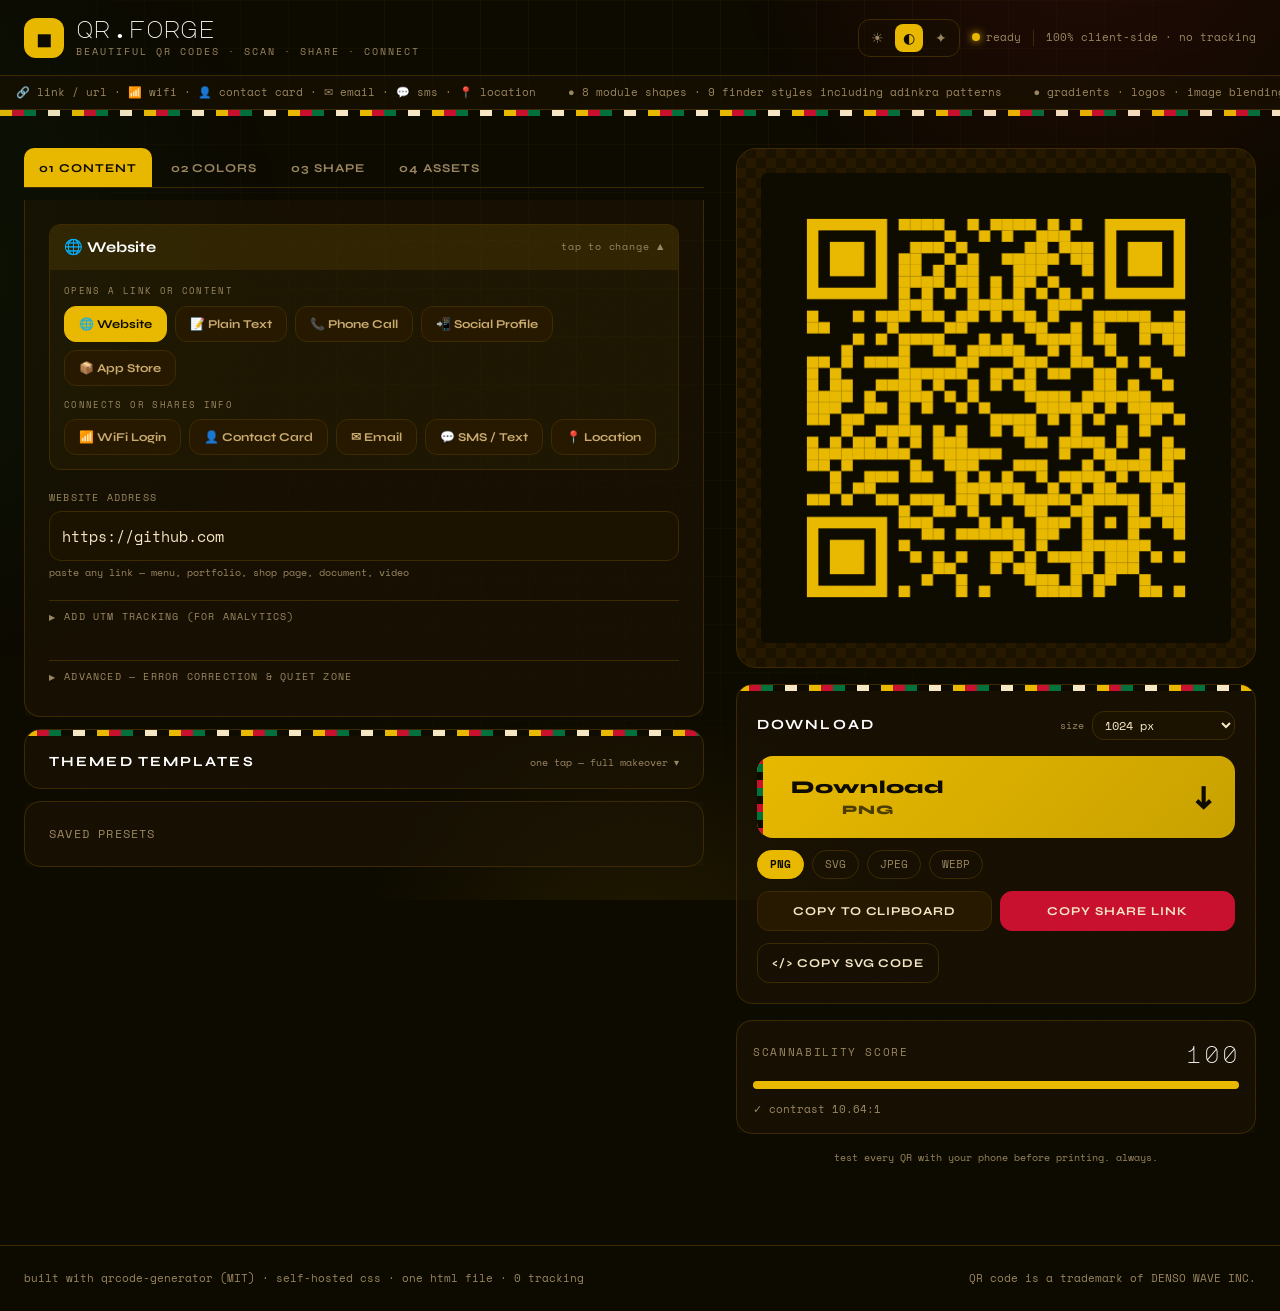
<file: index.html>
<!doctype html>
<html lang="en">
<head>
<meta charset="utf-8" />
<meta name="viewport" content="width=device-width,initial-scale=1" />
<title>QR FORGE — creative QR code generator</title>
<meta name="description" content="Client-side QR code generator. Custom shapes, gradients, logos, image blending, Ghanaian Kente & Adinkra themes." />

<!-- Self-hosted utility CSS (hand-built subset of the classes used here).
     Replaces cdn.tailwindcss.com — the dev/play CDN build is not meant for production. -->
<link rel="stylesheet" href="assets/tw.css">
<link rel="preconnect" href="https://fonts.googleapis.com">
<link rel="preconnect" href="https://fonts.gstatic.com" crossorigin>
<link href="https://fonts.googleapis.com/css2?family=Major+Mono+Display&family=Space+Mono:wght@400;700&family=Syne:wght@500;700;800&display=swap" rel="stylesheet">

<style>
  :root { color-scheme: dark; }
  html, body { background: #0d0a00; }

  body::before {
    content:""; position:fixed; inset:0; pointer-events:none; z-index:0;
    background-image:
      linear-gradient(rgba(232,184,0,.04) 1px, transparent 1px),
      linear-gradient(90deg, rgba(232,184,0,.04) 1px, transparent 1px);
    background-size: 48px 48px;
    mask-image: radial-gradient(ellipse at top, black 30%, transparent 80%);
  }
  body::after {
    content:""; position:fixed; inset:0; pointer-events:none; z-index:0;
    background:
      radial-gradient(600px circle at 85% -10%, rgba(200,16,46,.12), transparent 60%),
      radial-gradient(700px circle at -10% 30%, rgba(0,112,60,.10), transparent 60%),
      radial-gradient(500px circle at 50% 110%, rgba(232,184,0,.10), transparent 60%);
  }
  main, header, footer { position:relative; z-index:1; }

  .grain { position:relative; }
  .grain::after {
    content:""; position:absolute; inset:0; pointer-events:none; opacity:.06; mix-blend-mode:overlay;
    background-image:url("data:image/svg+xml;utf8,<svg xmlns='http://www.w3.org/2000/svg' width='160' height='160'><filter id='n'><feTurbulence type='fractalNoise' baseFrequency='0.9' numOctaves='2'/></filter><rect width='100%' height='100%' filter='url(%23n)' opacity='.8'/></svg>");
  }

  @keyframes slide { from { transform:translateX(0) } to { transform:translateX(-50%) } }
  .ticker { animation: slide 40s linear infinite; }

  .field { background:#1a1100; border:1px solid #3d2a00; border-radius:12px; padding:10px 12px;
    color:#F5E6C5; width:100%; font-family:"Space Mono",monospace; font-size:13px; transition:.15s; }
  .field:focus { outline:none; border-color:#E8B800; box-shadow: 0 0 0 3px rgba(232,184,0,.18); }

  .chip { display:inline-flex; align-items:center; gap:6px; padding:6px 10px; border-radius:999px;
    background:#251800; border:1px solid #3d2a00; font-family:"Space Mono",monospace; font-size:11px;
    color:#c9a96e; cursor:pointer; transition:.15s; }
  .chip:hover { border-color:#E8B800; color:#F5E6C5; }
  .chip.active { background:#E8B800; color:#0d0a00; border-color:#E8B800; }

  .tab { padding:10px 14px; border-radius:10px 10px 0 0; font-family:Syne,sans-serif; font-weight:700;
    font-size:12px; letter-spacing:.08em; text-transform:uppercase; color:#9a8660; cursor:pointer;
    border:1px solid transparent; border-bottom:none; white-space:nowrap; }
  .tab.active { color:#0d0a00; background:#E8B800; }
  .tab:not(.active):hover { color:#F5E6C5; }

  input[type=range] { -webkit-appearance:none; appearance:none; background:transparent; width:100%; }
  input[type=range]::-webkit-slider-runnable-track { height:4px; background:#3d2a00; border-radius:999px; }
  input[type=range]::-moz-range-track { height:4px; background:#3d2a00; border-radius:999px; }
  input[type=range]::-webkit-slider-thumb { -webkit-appearance:none; appearance:none; width:16px; height:16px;
    border-radius:50%; background:#E8B800; margin-top:-6px; cursor:pointer; box-shadow: 0 0 0 3px rgba(232,184,0,.2); }
  input[type=range]::-moz-range-thumb { width:16px; height:16px; border-radius:50%; background:#E8B800; border:none; cursor:pointer; }

  input[type=color] { width:48px; height:36px; padding:0; border:1px solid #3d2a00; border-radius:10px; background:#1a1100; cursor:pointer; }
  input[type=color]::-webkit-color-swatch-wrapper { padding:2px; }
  input[type=color]::-webkit-color-swatch { border:none; border-radius:7px; }

  .btn { padding:10px 14px; border-radius:12px; font-family:Syne,sans-serif; font-weight:700;
    font-size:12px; letter-spacing:.08em; text-transform:uppercase; cursor:pointer; transition:.15s;
    border:1px solid #3d2a00; background:#251800; color:#F5E6C5; }
  .btn:hover { transform:translateY(-1px); }
  .btn.primary { background:#E8B800; color:#0d0a00; border-color:#E8B800; }
  .btn.primary:hover { box-shadow: 0 0 0 1px #E8B800, 0 0 24px rgba(232,184,0,.45); }
  .btn.pink { background:#C8102E; color:#F5E6C5; border-color:#C8102E; }
  .btn.pink:hover { box-shadow: 0 0 0 1px #C8102E, 0 0 24px rgba(200,16,46,.45); }
  .btn.gold { background:#E8B800; color:#0d0a00; border-color:#E8B800; }
  .btn.gold:hover { box-shadow: 0 0 0 1px #E8B800, 0 0 24px rgba(232,184,0,.45); }
  .btn.ghost { background:transparent; }

  .lbl { font-family:"Space Mono",monospace; font-size:10px; letter-spacing:.12em;
    text-transform:uppercase; color:#9a8660; margin-bottom:6px;
    display:flex; justify-content:space-between; align-items:center; }
  .lbl b { color:#E8B800; font-weight:400; }

  .preview-frame { background: repeating-conic-gradient(#1a1100 0 25%, #251800 0 50%) 50% / 20px 20px;
    border:1px solid #3d2a00; border-radius:20px; padding:24px;
    display:flex; align-items:center; justify-content:center; position:relative; overflow:hidden; }

  ::-webkit-scrollbar { width:10px; height:10px; }
  ::-webkit-scrollbar-thumb { background:#3d2a00; border-radius:999px; }
  ::-webkit-scrollbar-track { background:transparent; }

  .dot { width:8px; height:8px; border-radius:50%; display:inline-block; margin-right:6px; }
  .dot.good { background:#E8B800; box-shadow: 0 0 8px #E8B800; }
  .dot.ok   { background:#C8102E; box-shadow: 0 0 8px #C8102E; }
  .dot.bad  { background:#ff3d6e; box-shadow: 0 0 8px #ff3d6e; }

  .hidden-panel { display:none !important; }
  details > summary { list-style:none; cursor:pointer; }
  details > summary::-webkit-details-marker { display:none; }

  /* ── Content-type picker (collapses after selection) ───── */
  #ctypeDetails > summary {
    display:flex; align-items:center; justify-content:space-between;
    padding:11px 14px; border-radius:12px; cursor:pointer;
    background:rgba(232,184,0,.07); border:1px solid #3d2a00;
    transition:.15s;
  }
  #ctypeDetails > summary:hover { border-color:#E8B800; background:rgba(232,184,0,.12); }
  #ctypeDetails[open] > summary {
    border-bottom-left-radius:0; border-bottom-right-radius:0;
    border-bottom-color:transparent; background:rgba(232,184,0,.12);
  }
  #ctypeDetails > .ctype-picker-body {
    border:1px solid #3d2a00; border-top:none;
    border-bottom-left-radius:12px; border-bottom-right-radius:12px;
    padding:14px; background:rgba(232,184,0,.04);
  }
  #ctypeSelectedLabel { font-family:Syne,sans-serif; font-weight:700; font-size:15px; }
  #ctypeChangeHint { font-family:"Space Mono",monospace; font-size:10px; color:#9a8660; letter-spacing:.08em; }
  #ctypeArrow { font-size:11px; color:#9a8660; transition:transform .2s; }
  #ctypeDetails[open] #ctypeArrow { transform:rotate(180deg); }
  html.mode-day #ctypeDetails > summary { background:rgba(200,160,0,.06); border-color:#D9C78A; }
  html.mode-day #ctypeDetails > summary:hover { border-color:#C8A000; }
  html.mode-day #ctypeDetails[open] > summary { background:rgba(200,160,0,.1); }
  html.mode-day #ctypeDetails > .ctype-picker-body { border-color:#D9C78A; background:rgba(200,160,0,.04); }
  html.mode-ambient #ctypeDetails > summary { background:rgba(200,152,0,.05); border-color:#291900; }
  html.mode-ambient #ctypeDetails > summary:hover { border-color:#c89800; }
  html.mode-ambient #ctypeDetails > .ctype-picker-body { border-color:#291900; }

  .dl-btn {
    display:flex; flex-direction:column; align-items:flex-start; gap:2px;
    padding:14px 16px; border-radius:14px; cursor:pointer; transition:.15s;
    border:1px solid #3d2a00; background:#251800; color:#F5E6C5; text-align:left;
  }
  .dl-btn:hover { transform:translateY(-2px); border-color:#E8B800; }
  .dl-btn b { font-family:Syne,sans-serif; font-weight:800; font-size:16px; letter-spacing:.04em; }
  .dl-btn small { font-family:"Space Mono",monospace; font-size:10px; color:#9a8660; }

  /* ── Kente strip decoration ─────────────────────────────── */
  .kente-strip {
    height:6px;
    background: repeating-linear-gradient(90deg,
      #E8B800 0px,  #E8B800 12px,
      #C8102E 12px, #C8102E 24px,
      #00703C 24px, #00703C 36px,
      #0d0a00 36px, #0d0a00 48px,
      #F5E6C5 48px, #F5E6C5 60px,
      #0d0a00 60px, #0d0a00 72px);
  }

  /* ── Adinkra left-border accent ─────────────────────────── */
  .adinkra-border { border-left:3px solid #E8B800; padding-left:10px; }

  /* ── Progressive-disclosure <details> ───────────────────── */
  details.adv > summary {
    display:flex; align-items:center; gap:8px; padding:8px 0;
    font-family:"Space Mono",monospace; font-size:10px;
    letter-spacing:.12em; text-transform:uppercase;
    color:#9a8660; cursor:pointer;
    border-top:1px solid #3d2a00; margin-top:8px;
  }
  details.adv > summary::before { content:'▶'; font-size:8px; transition:transform .2s; }
  details.adv[open] > summary::before { transform:rotate(90deg); }
  details.adv > summary:hover { color:#F5E6C5; }
  details.adv > .adv-body { padding-top:12px; }

  /* ── Download CTA ────────────────────────────────────────── */
  .dl-cta {
    width:100%; padding:18px 20px; border-radius:16px;
    background:linear-gradient(135deg,#E8B800 0%,#C8A000 100%);
    color:#0d0a00; font-family:Syne,sans-serif; font-weight:800;
    font-size:18px; letter-spacing:.05em; cursor:pointer; border:none;
    display:flex; align-items:center; justify-content:space-between;
    transition:.15s; position:relative; overflow:hidden;
  }
  .dl-cta:hover { transform:translateY(-2px); box-shadow:0 8px 32px rgba(232,184,0,.4),0 0 0 2px #E8B800; }
  .dl-cta::before {
    content:''; position:absolute; left:0; top:0; bottom:0; width:6px;
    background:repeating-linear-gradient(180deg,
      #C8102E 0px, #C8102E 8px,
      #00703C 8px, #00703C 16px,
      #0d0a00 16px,#0d0a00 24px);
  }
  .dl-cta-label { padding-left:14px; }
  .dl-cta-format { font-size:13px; opacity:.7; }

  /* ── Format chips (download selector) ───────────────────── */
  .fmt-chip {
    display:inline-flex; align-items:center; padding:5px 12px;
    border-radius:999px; font-family:"Space Mono",monospace; font-size:11px;
    color:#9a8660; cursor:pointer; border:1px solid #3d2a00; background:transparent; transition:.15s;
  }
  .fmt-chip:hover { border-color:#E8B800; color:#F5E6C5; }
  .fmt-chip.active { background:#E8B800; color:#0d0a00; border-color:#E8B800; font-weight:700; }

  /* ── Theme mode toggle buttons ───────────────────────────── */
  .mode-btn {
    width:28px; height:28px; border-radius:8px; border:none;
    background:transparent; color:#9a8660; cursor:pointer; font-size:14px;
    display:grid; place-items:center; transition:.15s; flex-shrink:0;
  }
  .mode-btn:hover { color:#F5E6C5; background:#3d2a00; }
  .mode-btn.active { background:#E8B800; color:#0d0a00; }

  /* ── Business card preview ───────────────────────────────── */
  .card-preview-box {
    border:1px solid #3d2a00; border-radius:14px; overflow:hidden;
    background:#1a1100;
  }
  .card-front {
    display:flex; min-height:148px;
  }
  .card-kente-side {
    width:7px; flex-shrink:0;
    background: repeating-linear-gradient(180deg,
      #E8B800 0px, #E8B800 10px, #C8102E 10px, #C8102E 20px,
      #00703C 20px, #00703C 30px, #0d0a00 30px, #0d0a00 40px,
      #F5E6C5 40px, #F5E6C5 48px, #0d0a00 48px, #0d0a00 56px);
  }
  .card-body { flex:1; padding:18px 16px; display:flex; flex-direction:column; justify-content:center; gap:3px; }
  .card-name { font-family:Syne,sans-serif; font-weight:800; font-size:17px; color:#F5E6C5; line-height:1.2; }
  .card-jobtitle { font-family:"Space Mono",monospace; font-size:9px; letter-spacing:.1em; text-transform:uppercase; color:#E8B800; margin-top:2px; }
  .card-org { font-family:Syne,sans-serif; font-size:12px; font-weight:600; color:#9a8660; }
  .card-contacts { margin-top:8px; display:flex; flex-direction:column; gap:3px; }
  .card-contact-line { font-family:"Space Mono",monospace; font-size:10px; color:#9a8660; }
  .card-contact-line:empty { display:none; }
  .card-qr-side {
    padding:14px 12px; display:flex; flex-direction:column; align-items:center;
    justify-content:center; gap:5px; border-left:1px solid #3d2a00; min-width:90px;
  }
  .card-qr-side canvas { display:block; }
  .card-scan-lbl { font-family:"Space Mono",monospace; font-size:7px; letter-spacing:.15em; text-transform:uppercase; color:#9a8660; }

  /* ── Field helper text ───────────────────────────────────── */
  .field-hint { font-family:"Space Mono",monospace; font-size:10px; color:#9a8660; margin-top:4px; }

  /* ── Content type icon chips ─────────────────────────────── */
  .ctype-chip {
    display:inline-flex; align-items:center; gap:6px; padding:8px 14px;
    border-radius:12px; background:#251800; border:1px solid #3d2a00;
    font-family:Syne,sans-serif; font-weight:700; font-size:12px;
    color:#c9a96e; cursor:pointer; transition:.15s; white-space:nowrap;
  }
  .ctype-chip:hover { border-color:#E8B800; color:#F5E6C5; }
  .ctype-chip.active { background:#E8B800; color:#0d0a00; border-color:#E8B800; }
  .ctype-chip .icon { font-size:14px; }

  /* ══════════════════════════════════════════════════════════
     DAY MODE
  ══════════════════════════════════════════════════════════ */
  html.mode-day body { background:#FDFAF2; color:#1a1100; }
  html.mode-day body::before {
    background-image: linear-gradient(rgba(200,160,0,.05) 1px,transparent 1px),
      linear-gradient(90deg,rgba(200,160,0,.05) 1px,transparent 1px);
  }
  html.mode-day body::after {
    background:
      radial-gradient(600px circle at 85% -10%, rgba(200,16,46,.04),transparent 60%),
      radial-gradient(700px circle at -10% 30%, rgba(0,112,60,.03),transparent 60%),
      radial-gradient(500px circle at 50% 110%, rgba(200,160,0,.05),transparent 60%);
  }
  html.mode-day .grain { background-color:rgba(255,252,245,0.94) !important; }
  html.mode-day [class*="border-line"] { border-color:#D9C78A !important; }
  html.mode-day [class*="bg-panel"] { background:rgba(255,252,245,0.92) !important; }
  html.mode-day [class*="text-dim"] { color:#7a5e2a !important; }
  html.mode-day [class*="text-amber"] { color:#A06000 !important; }
  html.mode-day [class*="border-amber"] { border-color:rgba(200,140,0,.3) !important; }
  html.mode-day [class*="bg-amber"] { background:rgba(200,160,0,.05) !important; }
  html.mode-day header { background:#fff !important; }
  html.mode-day .bg-line { background:#D9C78A !important; }
  html.mode-day .field { background:#fff; border-color:#D9C78A; color:#1a1100; }
  html.mode-day .field:focus { border-color:#C8A000; box-shadow:0 0 0 3px rgba(200,160,0,.15); }
  html.mode-day .chip, html.mode-day .ctype-chip { background:#F5EDD8; border-color:#D9C78A; color:#5c3d10; }
  html.mode-day .chip:hover, html.mode-day .ctype-chip:hover { border-color:#C8A000; color:#1a1100; }
  html.mode-day .chip.active, html.mode-day .ctype-chip.active { background:#C8A000; color:#fff; border-color:#C8A000; }
  html.mode-day .tab { color:#7a5e2a; }
  html.mode-day .tab.active { background:#C8A000; color:#fff; }
  html.mode-day .tab:not(.active):hover { color:#1a1100; }
  html.mode-day .btn { background:#F5EDD8; border-color:#D9C78A; color:#1a1100; }
  html.mode-day .btn.primary { background:#C8A000; color:#fff; border-color:#C8A000; }
  html.mode-day .btn.pink { background:#A00010; color:#fff; border-color:#A00010; }
  html.mode-day .btn.ghost { background:transparent; }
  html.mode-day .lbl { color:#7a5e2a; }
  html.mode-day .lbl b { color:#C8A000; }
  html.mode-day .field-hint { color:#9a7848; }
  html.mode-day .preview-frame { background:repeating-conic-gradient(#f0e8d8 0 25%,#e8ddc8 0 50%) 50%/20px 20px; border-color:#D9C78A; }
  html.mode-day .dl-btn { background:#F5EDD8; border-color:#D9C78A; color:#1a1100; }
  html.mode-day .dl-btn small { color:#7a5e2a; }
  html.mode-day .dl-btn:hover { border-color:#C8A000; }
  html.mode-day .dl-cta { background:linear-gradient(135deg,#C8A000 0%,#A88000 100%); color:#fff; }
  html.mode-day .fmt-chip { border-color:#D9C78A; color:#7a5e2a; }
  html.mode-day .fmt-chip.active { background:#C8A000; color:#fff; border-color:#C8A000; }
  html.mode-day .fmt-chip:hover { border-color:#C8A000; color:#1a1100; }
  html.mode-day details.adv > summary { color:#7a5e2a; border-color:#D9C78A; }
  html.mode-day details.adv > summary:hover { color:#1a1100; }
  html.mode-day ::-webkit-scrollbar-thumb { background:#D9C78A; }
  html.mode-day input[type=range]::-webkit-slider-runnable-track { background:#D9C78A; }
  html.mode-day input[type=range]::-webkit-slider-thumb { background:#C8A000; box-shadow:0 0 0 3px rgba(200,160,0,.15); }
  html.mode-day input[type=range]::-moz-range-thumb { background:#C8A000; }
  html.mode-day input[type=color] { border-color:#D9C78A; background:#fff; }
  html.mode-day .dot.good { background:#C8A000; box-shadow:0 0 8px rgba(200,160,0,.5); }
  html.mode-day .dot.ok { background:#A00010; box-shadow:0 0 8px rgba(160,0,16,.4); }
  html.mode-day .adinkra-border { border-color:#C8A000; }
  html.mode-day .kente-strip { opacity:.65; }
  html.mode-day .grain::after { opacity:.015; }
  html.mode-day .mode-btn { color:#7a5e2a; }
  html.mode-day .mode-btn:hover { background:#F5EDD8; color:#1a1100; }
  html.mode-day .mode-btn.active { background:#C8A000; color:#fff; }
  html.mode-day .card-preview-box { background:#fff; border-color:#D9C78A; }
  html.mode-day .card-name { color:#1a1100; }
  html.mode-day .card-jobtitle { color:#C8A000; }
  html.mode-day .card-org { color:#5c3d10; }
  html.mode-day .card-contact-line { color:#7a5e2a; }
  html.mode-day .card-qr-side { border-color:#D9C78A; }
  html.mode-day .card-scan-lbl { color:#9a7848; }
  html.mode-day #scoreBar { background:#C8A000 !important; }

  /* ══════════════════════════════════════════════════════════
     AMBIENT MODE
  ══════════════════════════════════════════════════════════ */
  html.mode-ambient body { background:#0c0800; color:#b89060; }
  html.mode-ambient body::before {
    background-image: linear-gradient(rgba(190,120,0,.03) 1px,transparent 1px),
      linear-gradient(90deg,rgba(190,120,0,.03) 1px,transparent 1px);
  }
  html.mode-ambient body::after {
    background:
      radial-gradient(600px circle at 85% -10%, rgba(180,10,30,.05),transparent 60%),
      radial-gradient(700px circle at -10% 30%, rgba(0,80,40,.04),transparent 60%),
      radial-gradient(500px circle at 50% 110%, rgba(190,120,0,.06),transparent 60%);
  }
  html.mode-ambient .grain { background-color:rgba(18,10,0,0.9) !important; }
  html.mode-ambient [class*="border-line"] { border-color:#291900 !important; }
  html.mode-ambient [class*="bg-panel"] { background:rgba(20,12,0,0.88) !important; }
  html.mode-ambient [class*="text-dim"] { color:#6e5030 !important; }
  html.mode-ambient [class*="text-amber"] { color:#8a6020 !important; }
  html.mode-ambient [class*="border-amber"] { border-color:rgba(190,120,0,.2) !important; }
  html.mode-ambient [class*="bg-amber"] { background:rgba(190,120,0,.04) !important; }
  html.mode-ambient header { background:#0c0800 !important; }
  html.mode-ambient .bg-line { background:#291900 !important; }
  html.mode-ambient .field { background:#130a00; border-color:#291900; color:#b89060; }
  html.mode-ambient .field:focus { border-color:#c89800; box-shadow:0 0 0 3px rgba(200,152,0,.1); }
  html.mode-ambient .chip, html.mode-ambient .ctype-chip { background:#180d00; border-color:#291900; color:#8a6030; }
  html.mode-ambient .chip:hover, html.mode-ambient .ctype-chip:hover { border-color:#c89800; color:#b89060; }
  html.mode-ambient .chip.active, html.mode-ambient .ctype-chip.active { background:#c89800; color:#0c0800; border-color:#c89800; }
  html.mode-ambient .tab { color:#6e5030; }
  html.mode-ambient .tab.active { background:#c89800; color:#0c0800; }
  html.mode-ambient .tab:not(.active):hover { color:#b89060; }
  html.mode-ambient .btn { background:#180d00; border-color:#291900; color:#b89060; }
  html.mode-ambient .btn.primary { background:#c89800; color:#0c0800; border-color:#c89800; }
  html.mode-ambient .btn.pink { background:#8a0010; color:#b89060; border-color:#8a0010; }
  html.mode-ambient .btn.ghost { background:transparent; }
  html.mode-ambient .lbl { color:#6e5030; }
  html.mode-ambient .lbl b { color:#c89800; }
  html.mode-ambient .field-hint { color:#5e4020; }
  html.mode-ambient .preview-frame { background:repeating-conic-gradient(#180d00 0 25%,#1e1200 0 50%) 50%/20px 20px; border-color:#291900; }
  html.mode-ambient .dl-btn { background:#180d00; border-color:#291900; color:#b89060; }
  html.mode-ambient .dl-btn small { color:#6e5030; }
  html.mode-ambient .dl-btn:hover { border-color:#c89800; }
  html.mode-ambient .dl-cta { background:linear-gradient(135deg,#c89800 0%,#a07800 100%); color:#0c0800; }
  html.mode-ambient .fmt-chip { border-color:#291900; color:#6e5030; }
  html.mode-ambient .fmt-chip.active { background:#c89800; color:#0c0800; border-color:#c89800; }
  html.mode-ambient details.adv > summary { color:#6e5030; border-color:#291900; }
  html.mode-ambient ::-webkit-scrollbar-thumb { background:#291900; }
  html.mode-ambient input[type=range]::-webkit-slider-runnable-track { background:#291900; }
  html.mode-ambient input[type=range]::-webkit-slider-thumb { background:#c89800; box-shadow:0 0 0 3px rgba(200,152,0,.1); }
  html.mode-ambient input[type=range]::-moz-range-thumb { background:#c89800; }
  html.mode-ambient input[type=color] { border-color:#291900; background:#130a00; }
  html.mode-ambient .dot.good { background:#c89800; box-shadow:0 0 8px rgba(200,152,0,.4); }
  html.mode-ambient .dot.ok { background:#8a0010; box-shadow:0 0 8px rgba(138,0,16,.3); }
  html.mode-ambient .adinkra-border { border-color:#c89800; }
  html.mode-ambient .mode-btn { color:#6e5030; }
  html.mode-ambient .mode-btn:hover { background:#180d00; color:#b89060; }
  html.mode-ambient .mode-btn.active { background:#c89800; color:#0c0800; }
  html.mode-ambient .card-preview-box { background:#130a00; border-color:#291900; }
  html.mode-ambient .card-name { color:#b89060; }
  html.mode-ambient .card-jobtitle { color:#c89800; }
  html.mode-ambient .card-org { color:#8a6030; }
  html.mode-ambient .card-contact-line { color:#6e5030; }
  html.mode-ambient .card-qr-side { border-color:#291900; }
  html.mode-ambient #scoreBar { background:#c89800 !important; }
</style>
<!-- No analytics, no beacons, no third-party scripts. The footer's "0 tracking" is literally true. -->
</head>
<body class="text-white font-mono">

<header class="border-b border-line">
  <div class="max-w-[1400px] mx-auto px-6 py-4 flex items-center justify-between gap-4">
    <div class="flex items-center gap-3">
      <div class="w-10 h-10 rounded-xl bg-kgold grid place-items-center text-ink font-display text-xl">◼</div>
      <div>
        <div class="font-display text-2xl leading-none tracking-tight">qr.forge</div>
        <div class="text-[10px] text-dim tracking-[.2em] uppercase mt-1">beautiful qr codes · scan · share · connect</div>
      </div>
    </div>
    <div class="flex items-center gap-3">
      <!-- Theme mode toggle -->
      <div class="flex gap-1 p-1 rounded-xl border border-line bg-panel/40" role="group" aria-label="Display mode">
        <button class="mode-btn" data-mode="day" title="Day mode — light theme">☀</button>
        <button class="mode-btn active" data-mode="night" title="Night mode — dark theme">◐</button>
        <button class="mode-btn" data-mode="ambient" title="Ambient mode — candlelight">✦</button>
      </div>
      <div class="hidden md:flex items-center gap-3 text-[11px] text-dim font-mono">
        <span><span id="statusDot" class="dot good"></span><span id="statusText">ready</span></span>
        <span class="w-px h-4 bg-line"></span>
        <span class="hidden lg:inline">100% client-side · no tracking</span>
      </div>
    </div>
  </div>
  <div class="border-t border-line bg-panel/60 overflow-hidden">
    <div class="flex whitespace-nowrap ticker py-2 text-[11px] font-mono text-dim">
      <div class="flex gap-8 px-4 shrink-0">
        <span>🔗 link / url · 📶 wifi · 👤 contact card · ✉ email · 💬 sms · 📍 location</span>
        <span>● 8 module shapes · 9 finder styles including adinkra patterns</span>
        <span>● gradients · logos · image blending</span>
        <span>● print-ready business cards · png · svg · jpeg · webp</span>
      </div>
      <div class="flex gap-8 px-4 shrink-0" aria-hidden="true">
        <span>🔗 link / url · 📶 wifi · 👤 contact card · ✉ email · 💬 sms · 📍 location</span>
        <span>● 8 module shapes · 9 finder styles including adinkra patterns</span>
        <span>● gradients · logos · image blending</span>
        <span>● print-ready business cards · png · svg · jpeg · webp</span>
      </div>
    </div>
  </div>
</header>
<div class="kente-strip" aria-hidden="true"></div>

<main class="max-w-[1400px] mx-auto px-6 py-8 grid lg:grid-cols-[1fr_520px] gap-8">

  <section class="space-y-3">

    <div class="flex flex-wrap gap-1 border-b border-line">
      <button class="tab active" data-tab="content">01 content</button>
      <button class="tab" data-tab="colors">02 colors</button>
      <button class="tab" data-tab="shape">03 shape</button>
      <button class="tab" data-tab="assets">04 assets</button>
    </div>

    <div class="bg-panel/60 border border-line border-t-0 rounded-b-2xl p-6 grain">

      <div class="tabpanel" data-panel="content">
        <div class="grid gap-5">

          <!-- Content type picker — collapses after selection -->
          <details id="ctypeDetails" open>
            <summary>
              <span id="ctypeSelectedLabel">🌐 Website</span>
              <span style="display:flex;align-items:center;gap:8px">
                <span id="ctypeChangeHint">tap to change</span>
                <span id="ctypeArrow">▼</span>
              </span>
            </summary>
            <div class="ctype-picker-body grid gap-3" id="contentTypeRow">
              <!-- Group 1 -->
              <div>
                <div class="text-[9px] text-dim uppercase tracking-[.15em] mb-2 font-mono">opens a link or content</div>
                <div class="flex gap-2 flex-wrap">
                  <span class="chip ctype-chip active" data-ctype="url">🌐 Website</span>
                  <span class="chip ctype-chip" data-ctype="text">📝 Plain Text</span>
                  <span class="chip ctype-chip" data-ctype="phone">📞 Phone Call</span>
                  <span class="chip ctype-chip" data-ctype="social">📲 Social Profile</span>
                  <span class="chip ctype-chip" data-ctype="app">📦 App Store</span>
                </div>
              </div>
              <!-- Group 2 -->
              <div>
                <div class="text-[9px] text-dim uppercase tracking-[.15em] mb-2 font-mono">connects or shares info</div>
                <div class="flex gap-2 flex-wrap">
                  <span class="chip ctype-chip" data-ctype="wifi">📶 WiFi Login</span>
                  <span class="chip ctype-chip" data-ctype="vcard">👤 Contact Card</span>
                  <span class="chip ctype-chip" data-ctype="email">✉ Email</span>
                  <span class="chip ctype-chip" data-ctype="sms">💬 SMS / Text</span>
                  <span class="chip ctype-chip" data-ctype="geo">📍 Location</span>
                </div>
              </div>
            </div>
          </details>

          <!-- ── Website / URL ── -->
          <div id="payload_url" class="ctype grid gap-3">
            <div>
              <div class="lbl">website address</div>
              <input class="field text-lg" id="url_text" type="url" placeholder="yourwebsite.com" style="font-size:15px">
              <div class="field-hint">paste any link — menu, portfolio, shop page, document, video</div>
            </div>
            <details class="adv">
              <summary>add UTM tracking (for analytics)</summary>
              <div class="adv-body grid grid-cols-3 gap-3">
                <div>
                  <div class="lbl">source</div>
                  <input class="field" id="url_utm_source" placeholder="qr_code">
                </div>
                <div>
                  <div class="lbl">medium</div>
                  <input class="field" id="url_utm_medium" placeholder="print">
                </div>
                <div>
                  <div class="lbl">campaign</div>
                  <input class="field" id="url_utm_campaign" placeholder="conference_2026">
                </div>
              </div>
            </details>
          </div>

          <!-- ── Plain Text ── -->
          <div id="payload_text" class="ctype hidden-panel grid gap-2">
            <div>
              <div class="lbl">your text <b id="charCount">0 chars</b></div>
              <textarea id="text" class="field" rows="4" placeholder="Type any message, coupon code, instructions, quote…"></textarea>
              <div class="field-hint">great for notices, coupon codes, instructions, or any text you want people to read</div>
            </div>
          </div>

          <!-- ── Phone Call ── -->
          <div id="payload_phone" class="ctype hidden-panel grid gap-3">
            <div>
              <div class="lbl">phone number</div>
              <input class="field" id="phone_num" type="tel" placeholder="+1 555 000 0000" style="font-size:18px;letter-spacing:.05em">
              <div class="field-hint">scanning this QR code calls this number directly — great for business cards, storefronts, events</div>
            </div>
          </div>

          <!-- ── Social Profile ── -->
          <div id="payload_social" class="ctype hidden-panel grid gap-4">
            <div>
              <div class="lbl">platform</div>
              <div class="flex gap-2 flex-wrap" id="socialPlatformRow">
                <span class="chip active" data-platform="instagram">Instagram</span>
                <span class="chip" data-platform="twitter">X / Twitter</span>
                <span class="chip" data-platform="linkedin">LinkedIn</span>
                <span class="chip" data-platform="tiktok">TikTok</span>
                <span class="chip" data-platform="youtube">YouTube</span>
                <span class="chip" data-platform="facebook">Facebook</span>
                <span class="chip" data-platform="github">GitHub</span>
                <span class="chip" data-platform="threads">Threads</span>
                <span class="chip" data-platform="custom">Custom URL</span>
              </div>
            </div>
            <div id="social_handle_wrap" class="grid gap-2">
              <div class="lbl">username / handle</div>
              <div class="flex items-center gap-2">
                <span class="text-dim font-mono text-xs whitespace-nowrap" id="social_prefix">instagram.com/</span>
                <input class="field" id="social_handle" placeholder="yourhandle">
              </div>
              <div class="field-hint">scanning opens your profile in the app</div>
            </div>
            <div id="social_url_wrap" class="hidden-panel grid gap-2">
              <div class="lbl">full profile URL</div>
              <input class="field" id="social_url" type="url" placeholder="https://…">
              <div class="field-hint">paste any link to your social page</div>
            </div>
          </div>

          <!-- ── App Store Link ── -->
          <div id="payload_app" class="ctype hidden-panel grid gap-4">
            <div>
              <div class="lbl">app store</div>
              <div class="flex gap-2 flex-wrap" id="appStoreRow">
                <span class="chip active" data-store="ios">🍎 App Store (iOS)</span>
                <span class="chip" data-store="android">🤖 Google Play</span>
                <span class="chip" data-store="both">📲 Smart Link</span>
              </div>
            </div>
            <div id="app_ios_wrap" class="grid gap-2">
              <div class="lbl">App Store URL</div>
              <input class="field" id="app_ios_url" type="url" placeholder="https://apps.apple.com/app/…">
            </div>
            <div id="app_android_wrap" class="hidden-panel grid gap-2">
              <div class="lbl">Google Play URL</div>
              <input class="field" id="app_android_url" type="url" placeholder="https://play.google.com/store/apps/…">
            </div>
            <div id="app_both_wrap" class="hidden-panel grid gap-3">
              <div>
                <div class="lbl">iOS App Store URL</div>
                <input class="field" id="app_both_ios" type="url" placeholder="https://apps.apple.com/…">
              </div>
              <div>
                <div class="lbl">Google Play URL</div>
                <input class="field" id="app_both_android" type="url" placeholder="https://play.google.com/…">
              </div>
              <div class="field-hint">smart link — we send iPhone users to the App Store and Android users to Google Play</div>
            </div>
            <div class="field-hint">scanning takes users straight to your app's download page</div>
          </div>

          <!-- ── WiFi ── -->
          <div id="payload_wifi" class="ctype hidden-panel grid gap-4">
            <div class="grid grid-cols-2 gap-3">
              <div>
                <div class="lbl">network name (SSID)</div>
                <input class="field" id="wifi_ssid" placeholder="Home WiFi">
              </div>
              <div>
                <div class="lbl">password</div>
                <input class="field" id="wifi_pass" type="password" placeholder="••••••••">
              </div>
            </div>
            <div class="grid grid-cols-2 gap-3 items-end">
              <div>
                <div class="lbl">security type</div>
                <select class="field" id="wifi_enc">
                  <option value="WPA">WPA / WPA2 (most common)</option>
                  <option value="WEP">WEP (older)</option>
                  <option value="nopass">None / Open</option>
                </select>
              </div>
              <label class="flex items-center gap-2 text-xs text-dim pb-2">
                <input type="checkbox" id="wifi_hidden"> hidden network
              </label>
            </div>
            <div class="field-hint">scan to join — works on most phones without typing the password</div>
          </div>

          <!-- ── Contact Card (vCard) ── -->
          <div id="payload_vcard" class="ctype hidden-panel grid gap-4">
            <!-- Core fields -->
            <div class="grid grid-cols-2 gap-3">
              <div>
                <div class="lbl">first name</div>
                <input class="field" id="vc_first" placeholder="Jane">
              </div>
              <div>
                <div class="lbl">last name</div>
                <input class="field" id="vc_last" placeholder="Doe">
              </div>
            </div>
            <div>
              <div class="lbl">job title / role</div>
              <input class="field" id="vc_title" placeholder="Product Designer">
            </div>
            <div>
              <div class="lbl">company / organization</div>
              <input class="field" id="vc_org" placeholder="Acme Corp">
            </div>
            <div class="grid grid-cols-2 gap-3">
              <div>
                <div class="lbl">phone number</div>
                <input class="field" id="vc_phone" placeholder="+1 555 000 0000" type="tel">
              </div>
              <div>
                <div class="lbl">email address</div>
                <input class="field" id="vc_email" placeholder="jane@example.com" type="email">
              </div>
            </div>
            <div>
              <div class="lbl">website</div>
              <input class="field" id="vc_url" placeholder="https://yoursite.com" type="url">
            </div>
            <!-- Optional extras -->
            <details class="adv">
              <summary>more details — address, social, second phone</summary>
              <div class="adv-body grid gap-3">
                <div>
                  <div class="lbl">street address</div>
                  <input class="field" id="vc_address" placeholder="123 Main St, City, Country">
                </div>
                <div class="grid grid-cols-2 gap-3">
                  <div>
                    <div class="lbl">second phone</div>
                    <input class="field" id="vc_phone2" placeholder="+1 555 111 2222" type="tel">
                  </div>
                  <div>
                    <div class="lbl">LinkedIn URL</div>
                    <input class="field" id="vc_linkedin" placeholder="https://linkedin.com/in/…" type="url">
                  </div>
                </div>
                <div>
                  <div class="lbl">note / bio</div>
                  <textarea class="field" id="vc_note" rows="2" placeholder="A short note about you…"></textarea>
                </div>
              </div>
            </details>
            <div class="field-hint">scan to save contact — works with iPhone, Android, and most QR apps</div>
          </div>

          <!-- ── Email ── -->
          <div id="payload_email" class="ctype hidden-panel grid gap-3">
            <div>
              <div class="lbl">send to</div>
              <input class="field" id="em_to" placeholder="someone@example.com" type="email">
            </div>
            <div>
              <div class="lbl">subject line</div>
              <input class="field" id="em_sub" placeholder="Hello from your QR code!">
            </div>
            <div>
              <div class="lbl">message body</div>
              <textarea class="field" id="em_body" rows="3" placeholder="Type your message here…"></textarea>
            </div>
            <div class="field-hint">scanning opens the phone's email app, pre-filled and ready to send</div>
          </div>

          <!-- ── SMS / Text ── -->
          <div id="payload_sms" class="ctype hidden-panel grid gap-3">
            <div>
              <div class="lbl">phone number</div>
              <input class="field" id="sms_num" placeholder="+1 555 000 0000" type="tel">
            </div>
            <div>
              <div class="lbl">message (optional)</div>
              <textarea class="field" id="sms_body" rows="2" placeholder="Pre-filled message…"></textarea>
            </div>
            <div class="field-hint">scanning opens the messages app ready to send a text</div>
          </div>

          <!-- ── Location ── -->
          <div id="payload_geo" class="ctype hidden-panel grid gap-4">
            <div class="grid grid-cols-2 gap-3">
              <div>
                <div class="lbl">latitude</div>
                <input class="field" id="geo_lat" placeholder="5.6037">
              </div>
              <div>
                <div class="lbl">longitude</div>
                <input class="field" id="geo_lng" placeholder="-0.1870">
              </div>
            </div>
            <button class="btn" id="useMyLocation">📍 Use My Location</button>
            <div class="field-hint">scanning opens Google Maps or the phone's map app at these coordinates</div>
          </div>

          <details class="adv">
            <summary>advanced — error correction &amp; quiet zone</summary>
            <div class="adv-body grid grid-cols-2 gap-4">
              <div>
                <div class="lbl">error correction <b id="ecVal">M (15%)</b></div>
                <div class="flex gap-2 flex-wrap">
                  <span class="chip" data-ec="L">L · 7%</span>
                  <span class="chip active" data-ec="M">M · 15%</span>
                  <span class="chip" data-ec="Q">Q · 25%</span>
                  <span class="chip" data-ec="H">H · 30%</span>
                </div>
                <div class="text-[10px] text-dim mt-2">higher = more damage-resistant. use H with logos.</div>
              </div>
              <div>
                <div class="lbl">quiet zone <b id="marginVal">4</b></div>
                <input type="range" id="margin" min="0" max="12" value="4">
              </div>
            </div>
          </details>
        </div>
      </div>

      <div class="tabpanel hidden-panel" data-panel="colors">
        <div class="grid gap-5">
          <div>
            <div class="lbl">foreground mode</div>
            <div class="flex gap-2">
              <span class="chip active" data-fgmode="solid">solid</span>
              <span class="chip" data-fgmode="linear">linear gradient</span>
              <span class="chip" data-fgmode="radial">radial gradient</span>
            </div>
          </div>
          <div class="grid grid-cols-2 gap-4">
            <div><div class="lbl">foreground 1</div>
              <div class="flex gap-2 items-center"><input type="color" id="fg1" value="#c6ff3d"><input type="text" class="field font-mono" id="fg1Hex" value="#c6ff3d"></div>
            </div>
            <div id="fg2Wrap" style="display:none"><div class="lbl">foreground 2</div>
              <div class="flex gap-2 items-center"><input type="color" id="fg2" value="#ff3dbb"><input type="text" class="field font-mono" id="fg2Hex" value="#ff3dbb"></div>
            </div>
          </div>
          <div id="gradAngleWrap" style="display:none">
            <div class="lbl">gradient angle <b id="gradAngleVal">45°</b></div>
            <input type="range" id="gradAngle" min="0" max="360" value="45">
          </div>
          <div class="grid grid-cols-2 gap-4 items-end">
            <div><div class="lbl">background</div>
              <div class="flex gap-2 items-center"><input type="color" id="bg" value="#0a0612"><input type="text" class="field font-mono" id="bgHex" value="#0a0612"></div>
            </div>
            <label class="flex items-center gap-2 text-xs text-dim"><input type="checkbox" id="bgTransparent"> transparent bg (png/webp only)</label>
          </div>
          <details class="adv">
            <summary>palette presets</summary>
            <div class="adv-body">
              <div class="flex gap-2 flex-wrap" id="palettes"></div>
            </div>
          </details>
        </div>
      </div>

      <div class="tabpanel hidden-panel" data-panel="shape">
        <div class="grid gap-5">
          <div><div class="lbl">module shape</div>
            <div class="flex gap-2 flex-wrap">
              <span class="chip active" data-shape="square">square</span>
              <span class="chip" data-shape="rounded">rounded</span>
              <span class="chip" data-shape="dot">dot</span>
              <span class="chip" data-shape="diamond">diamond</span>
              <span class="chip" data-shape="star">star</span>
              <span class="chip" data-shape="plus">plus</span>
              <span class="chip" data-shape="connected">connected</span>
              <span class="chip" data-shape="vertical">vertical bars</span>
            </div>
          </div>
          <div><div class="lbl">finder pattern (3 corners)</div>
            <div class="text-[9px] text-dim uppercase tracking-[.12em] mb-1 font-mono">geometric</div>
            <div class="flex gap-1.5 flex-wrap">
              <span class="chip active" data-finder="square">square</span>
              <span class="chip" data-finder="rounded">rounded</span>
              <span class="chip" data-finder="leaf">leaf</span>
              <span class="chip" data-finder="circle">circle</span>
              <span class="chip" data-finder="flower">flower</span>
            </div>
            <div class="text-[9px] text-dim uppercase tracking-[.12em] mt-3 mb-1 font-mono">🇬🇭 adinkra — ghana</div>
            <div class="flex gap-1.5 flex-wrap">
              <span class="chip" data-finder="adinkrahene" title="Adinkrahene — chief of adinkra symbols">adinkrahene</span>
              <span class="chip" data-finder="gyenyame" title="Gye Nyame — except for God">gye nyame</span>
              <span class="chip" data-finder="sankofa" title="Sankofa — go back and fetch it">sankofa</span>
              <span class="chip" data-finder="nyamedua" title="Nyame Dua — altar of God">nyame dua</span>
              <span class="chip" data-finder="akoma" title="Akoma — heart, patience &amp; goodwill">akoma</span>
              <span class="chip" data-finder="dwennimmen" title="Dwennimmen — strength with humility">dwennimmen</span>
              <span class="chip" data-finder="aya" title="Aya — fern, endurance &amp; resilience">aya</span>
              <span class="chip" data-finder="fawohodie" title="Fawohodie — freedom star, independence">fawohodie</span>
            </div>
            <div class="text-[9px] text-dim uppercase tracking-[.12em] mt-3 mb-1 font-mono">🌍 world symbols</div>
            <div class="flex gap-1.5 flex-wrap">
              <span class="chip" data-finder="yinyang" title="Yin Yang — balance &amp; duality (Taoism)">yin yang</span>
              <span class="chip" data-finder="ankh" title="Ankh — life (Ancient Egypt)">ankh</span>
              <span class="chip" data-finder="triquetra" title="Triquetra — trinity, eternity (Celtic)">triquetra</span>
              <span class="chip" data-finder="koru" title="Koru — new life &amp; growth (Māori)">koru</span>
              <span class="chip" data-finder="vegvisir" title="Vegvísir — wayfinding &amp; guidance (Norse)">vegvísir</span>
              <span class="chip" data-finder="endless-knot" title="Endless Knot — interconnectedness (Buddhist)">endless knot</span>
            </div>
          </div>
          <div>
            <div class="lbl">module density <b id="densityVal">100%</b></div>
            <input type="range" id="density" min="60" max="100" value="100">
          </div>
        </div>
      </div>

      <div class="tabpanel hidden-panel" data-panel="assets">
        <div class="grid gap-5">

          <!-- Logo section -->
          <div>
            <div class="lbl adinkra-border mb-3">logo overlay</div>
            <div class="grid gap-4">
              <div>
                <div class="lbl">upload logo (png, jpg, svg)</div>
                <input type="file" id="logoFile" accept="image/*" class="field cursor-pointer">
              </div>
              <div>
                <div class="lbl">size <b id="logoSizeVal">22%</b></div>
                <input type="range" id="logoSize" min="8" max="35" value="22">
              </div>
              <div class="text-[10px] text-amber">⚠ with a logo, set error correction to H (in Content → Advanced).</div>
              <details class="adv">
                <summary>logo appearance options</summary>
                <div class="adv-body grid gap-3">
                  <div>
                    <div class="lbl">padding <b id="logoPadVal">8px</b></div>
                    <input type="range" id="logoPad" min="0" max="40" value="8">
                  </div>
                  <div class="grid grid-cols-2 gap-4">
                    <label class="flex items-center gap-2 text-xs text-dim"><input type="checkbox" id="logoBgOn" checked> plate behind logo</label>
                    <label class="flex items-center gap-2 text-xs text-dim"><input type="checkbox" id="logoRound"> round mask</label>
                  </div>
                </div>
              </details>
              <button class="btn ghost w-fit" id="logoRemove">remove logo</button>
            </div>
          </div>

          <!-- Kente divider -->
          <div class="kente-strip rounded-full" style="height:3px"></div>

          <!-- Background image section -->
          <div>
            <div class="lbl adinkra-border mb-3">background image blend</div>
            <div class="grid gap-4">
              <div class="text-[11px] text-amber border border-amber/30 rounded-xl p-3 bg-amber/5">
                ⚠ experimental — image-blended QRs scan less reliably. force EC H and test before printing.
              </div>
              <div>
                <div class="lbl">background image</div>
                <input type="file" id="bgImgFile" accept="image/*" class="field cursor-pointer">
              </div>
              <div>
                <div class="lbl">opacity <b id="bgImgOpVal">45%</b></div>
                <input type="range" id="bgImgOp" min="0" max="100" value="45">
              </div>
              <details class="adv">
                <summary>blend mode</summary>
                <div class="adv-body">
                  <select id="bgImgBlend" class="field">
                    <option value="normal">normal</option>
                    <option value="multiply" selected>multiply</option>
                    <option value="screen">screen</option>
                    <option value="overlay">overlay</option>
                    <option value="soft-light">soft light</option>
                    <option value="color-burn">color burn</option>
                  </select>
                </div>
              </details>
              <button class="btn ghost w-fit" id="bgImgRemove">remove image</button>
            </div>
          </div>

        </div>
      </div>

    </div>

    <!-- ══ BUSINESS CARD PREVIEW (shown when Contact Card is selected) ══ -->
    <div id="cardPreviewSection" class="hidden-panel bg-panel/60 border border-line rounded-2xl grain overflow-hidden">
      <div class="kente-strip"></div>
      <div class="p-5">
        <div class="flex items-center justify-between mb-3">
          <h3 class="font-head font-bold uppercase tracking-[.15em] text-sm">business card preview</h3>
          <span class="text-[10px] text-dim">print-ready · 3.5 × 2 inch</span>
        </div>
        <div class="card-preview-box" id="cardBox">
          <div class="card-front" id="cardFront">
            <div class="card-kente-side"></div>
            <div class="card-body">
              <div class="card-name" id="cp_name">Your Name</div>
              <div class="card-jobtitle" id="cp_title"></div>
              <div class="card-org" id="cp_org"></div>
              <div class="card-contacts">
                <div class="card-contact-line" id="cp_phone"></div>
                <div class="card-contact-line" id="cp_email"></div>
                <div class="card-contact-line" id="cp_url"></div>
              </div>
            </div>
            <div class="card-qr-side">
              <canvas id="cardQrCanvas" width="80" height="80"></canvas>
              <div class="card-scan-lbl">scan me</div>
            </div>
          </div>
        </div>
        <div class="grid grid-cols-2 gap-2 mt-3">
          <button class="btn primary" id="printCard">🖨 Print Card</button>
          <button class="btn" id="downloadCard">↓ Download Card</button>
        </div>
        <div class="field-hint mt-2">prints at business card size · share digitally or take to a print shop</div>
      </div>
    </div>

    <div class="bg-panel/60 border border-line rounded-2xl grain overflow-hidden">
      <div class="kente-strip"></div>
      <details>
        <summary class="flex items-center justify-between px-6 py-4 cursor-pointer hover:bg-panel2/50 transition-colors list-none">
          <h3 class="font-head font-bold uppercase tracking-[.15em] text-sm">themed templates</h3>
          <span class="text-[10px] text-dim">one tap — full makeover ▾</span>
        </summary>
        <div class="px-6 pb-6">
          <div class="grid grid-cols-2 md:grid-cols-4 gap-2" id="themes"></div>
        </div>
      </details>
    </div>

    <div class="bg-panel/60 border border-line rounded-2xl p-6 grain">
      <details>
        <summary class="text-xs uppercase tracking-widest text-dim hover:text-white">saved presets</summary>
        <div class="mt-4 grid gap-3">
          <div class="flex gap-2">
            <input id="presetName" class="field" placeholder="preset name">
            <button class="btn" id="presetSave">save current</button>
          </div>
          <div id="presetList" class="flex flex-wrap gap-2"></div>
          <button class="btn ghost w-fit" id="resetAll">reset everything</button>
        </div>
      </details>
    </div>

  </section>

  <aside class="space-y-4 lg:sticky lg:top-6 lg:self-start">
    <div class="preview-frame grain">
      <canvas id="preview" width="512" height="512" class="max-w-full rounded-md"></canvas>
    </div>

    <div class="bg-panel/60 border border-line rounded-2xl grain overflow-hidden">
      <div class="kente-strip"></div>
      <div class="p-5">
        <div class="flex items-center justify-between mb-4">
          <h3 class="font-head font-bold uppercase tracking-[.15em] text-sm">download</h3>
          <div class="flex items-center gap-2 text-[10px] text-dim">
            <span>size</span>
            <select id="resolution" class="field !py-1 !px-2 !w-auto !text-xs">
              <option value="512">512 px</option>
              <option value="1024" selected>1024 px</option>
              <option value="2048">2048 px · print</option>
              <option value="4096">4096 px · huge</option>
            </select>
          </div>
        </div>
        <button class="dl-cta" id="dlCta">
          <div class="dl-cta-label">
            <div>Download</div>
            <div class="dl-cta-format" id="dlCtaFormat">PNG</div>
          </div>
          <span style="font-size:28px">↓</span>
        </button>
        <div class="flex gap-2 mt-3 flex-wrap">
          <button class="fmt-chip active" data-fmt="png">PNG</button>
          <button class="fmt-chip" data-fmt="svg">SVG</button>
          <button class="fmt-chip" data-fmt="jpeg">JPEG</button>
          <button class="fmt-chip" data-fmt="webp">WEBP</button>
        </div>
        <div class="grid grid-cols-2 gap-2 mt-3">
          <button class="btn" id="copyImg">copy to clipboard</button>
          <button class="btn pink" id="shareLink">copy share link</button>
        </div>
        <button class="btn ghost w-fit mt-3" id="copySvgCode" title="Copy the vector SVG markup — paste straight into a web page or design tool">&lt;/&gt; copy svg code</button>
      </div>
    </div>

    <div class="bg-panel/60 border border-line rounded-2xl p-4 grain">
      <div class="flex items-center justify-between mb-3">
        <div class="text-[11px] uppercase tracking-[.15em] text-dim">scannability score</div>
        <div class="font-display text-2xl" id="scoreNum">—</div>
      </div>
      <div class="h-2 bg-panel2 rounded-full overflow-hidden">
        <div id="scoreBar" class="h-full w-0 bg-neon transition-all duration-300"></div>
      </div>
      <ul id="scoreNotes" class="mt-3 space-y-1 text-[11px] text-dim font-mono"></ul>
    </div>

    <div class="text-[10px] text-dim text-center">test every QR with your phone before printing. always.</div>
  </aside>

</main>

<footer class="border-t border-line mt-12">
  <div class="max-w-[1400px] mx-auto px-6 py-6 flex flex-wrap gap-4 justify-between items-center text-[11px] text-dim font-mono">
    <div>built with qrcode-generator (MIT) · self-hosted css · one html file · 0 tracking</div>
    <div>QR code is a trademark of DENSO WAVE INC.</div>
  </div>
</footer>

<!-- ============== INLINED QR LIBRARY (qrcode-generator by Kazuhiko Arase, MIT) ============== -->
<script id="qrlib">
//---------------------------------------------------------------------
//
// QR Code Generator for JavaScript
//
// Copyright (c) 2009 Kazuhiko Arase
//
// URL: http://www.d-project.com/
//
// Licensed under the MIT license:
//  http://www.opensource.org/licenses/mit-license.php
//
// The word 'QR Code' is registered trademark of
// DENSO WAVE INCORPORATED
//  http://www.denso-wave.com/qrcode/faqpatent-e.html
//
//---------------------------------------------------------------------

var qrcode = function() {

  //---------------------------------------------------------------------
  // qrcode
  //---------------------------------------------------------------------

  /**
   * qrcode
   * @param typeNumber 1 to 40
   * @param errorCorrectionLevel 'L','M','Q','H'
   */
  var qrcode = function(typeNumber, errorCorrectionLevel) {

    var PAD0 = 0xEC;
    var PAD1 = 0x11;

    var _typeNumber = typeNumber;
    var _errorCorrectionLevel = QRErrorCorrectionLevel[errorCorrectionLevel];
    var _modules = null;
    var _moduleCount = 0;
    var _dataCache = null;
    var _dataList = [];

    var _this = {};

    var makeImpl = function(test, maskPattern) {

      _moduleCount = _typeNumber * 4 + 17;
      _modules = function(moduleCount) {
        var modules = new Array(moduleCount);
        for (var row = 0; row < moduleCount; row += 1) {
          modules[row] = new Array(moduleCount);
          for (var col = 0; col < moduleCount; col += 1) {
            modules[row][col] = null;
          }
        }
        return modules;
      }(_moduleCount);

      setupPositionProbePattern(0, 0);
      setupPositionProbePattern(_moduleCount - 7, 0);
      setupPositionProbePattern(0, _moduleCount - 7);
      setupPositionAdjustPattern();
      setupTimingPattern();
      setupTypeInfo(test, maskPattern);

      if (_typeNumber >= 7) {
        setupTypeNumber(test);
      }

      if (_dataCache == null) {
        _dataCache = createData(_typeNumber, _errorCorrectionLevel, _dataList);
      }

      mapData(_dataCache, maskPattern);
    };

    var setupPositionProbePattern = function(row, col) {

      for (var r = -1; r <= 7; r += 1) {

        if (row + r <= -1 || _moduleCount <= row + r) continue;

        for (var c = -1; c <= 7; c += 1) {

          if (col + c <= -1 || _moduleCount <= col + c) continue;

          if ( (0 <= r && r <= 6 && (c == 0 || c == 6) )
              || (0 <= c && c <= 6 && (r == 0 || r == 6) )
              || (2 <= r && r <= 4 && 2 <= c && c <= 4) ) {
            _modules[row + r][col + c] = true;
          } else {
            _modules[row + r][col + c] = false;
          }
        }
      }
    };

    var getBestMaskPattern = function() {

      var minLostPoint = 0;
      var pattern = 0;

      for (var i = 0; i < 8; i += 1) {

        makeImpl(true, i);

        var lostPoint = QRUtil.getLostPoint(_this);

        if (i == 0 || minLostPoint > lostPoint) {
          minLostPoint = lostPoint;
          pattern = i;
        }
      }

      return pattern;
    };

    var setupTimingPattern = function() {

      for (var r = 8; r < _moduleCount - 8; r += 1) {
        if (_modules[r][6] != null) {
          continue;
        }
        _modules[r][6] = (r % 2 == 0);
      }

      for (var c = 8; c < _moduleCount - 8; c += 1) {
        if (_modules[6][c] != null) {
          continue;
        }
        _modules[6][c] = (c % 2 == 0);
      }
    };

    var setupPositionAdjustPattern = function() {

      var pos = QRUtil.getPatternPosition(_typeNumber);

      for (var i = 0; i < pos.length; i += 1) {

        for (var j = 0; j < pos.length; j += 1) {

          var row = pos[i];
          var col = pos[j];

          if (_modules[row][col] != null) {
            continue;
          }

          for (var r = -2; r <= 2; r += 1) {

            for (var c = -2; c <= 2; c += 1) {

              if (r == -2 || r == 2 || c == -2 || c == 2
                  || (r == 0 && c == 0) ) {
                _modules[row + r][col + c] = true;
              } else {
                _modules[row + r][col + c] = false;
              }
            }
          }
        }
      }
    };

    var setupTypeNumber = function(test) {

      var bits = QRUtil.getBCHTypeNumber(_typeNumber);

      for (var i = 0; i < 18; i += 1) {
        var mod = (!test && ( (bits >> i) & 1) == 1);
        _modules[Math.floor(i / 3)][i % 3 + _moduleCount - 8 - 3] = mod;
      }

      for (var i = 0; i < 18; i += 1) {
        var mod = (!test && ( (bits >> i) & 1) == 1);
        _modules[i % 3 + _moduleCount - 8 - 3][Math.floor(i / 3)] = mod;
      }
    };

    var setupTypeInfo = function(test, maskPattern) {

      var data = (_errorCorrectionLevel << 3) | maskPattern;
      var bits = QRUtil.getBCHTypeInfo(data);

      // vertical
      for (var i = 0; i < 15; i += 1) {

        var mod = (!test && ( (bits >> i) & 1) == 1);

        if (i < 6) {
          _modules[i][8] = mod;
        } else if (i < 8) {
          _modules[i + 1][8] = mod;
        } else {
          _modules[_moduleCount - 15 + i][8] = mod;
        }
      }

      // horizontal
      for (var i = 0; i < 15; i += 1) {

        var mod = (!test && ( (bits >> i) & 1) == 1);

        if (i < 8) {
          _modules[8][_moduleCount - i - 1] = mod;
        } else if (i < 9) {
          _modules[8][15 - i - 1 + 1] = mod;
        } else {
          _modules[8][15 - i - 1] = mod;
        }
      }

      // fixed module
      _modules[_moduleCount - 8][8] = (!test);
    };

    var mapData = function(data, maskPattern) {

      var inc = -1;
      var row = _moduleCount - 1;
      var bitIndex = 7;
      var byteIndex = 0;
      var maskFunc = QRUtil.getMaskFunction(maskPattern);

      for (var col = _moduleCount - 1; col > 0; col -= 2) {

        if (col == 6) col -= 1;

        while (true) {

          for (var c = 0; c < 2; c += 1) {

            if (_modules[row][col - c] == null) {

              var dark = false;

              if (byteIndex < data.length) {
                dark = ( ( (data[byteIndex] >>> bitIndex) & 1) == 1);
              }

              var mask = maskFunc(row, col - c);

              if (mask) {
                dark = !dark;
              }

              _modules[row][col - c] = dark;
              bitIndex -= 1;

              if (bitIndex == -1) {
                byteIndex += 1;
                bitIndex = 7;
              }
            }
          }

          row += inc;

          if (row < 0 || _moduleCount <= row) {
            row -= inc;
            inc = -inc;
            break;
          }
        }
      }
    };

    var createBytes = function(buffer, rsBlocks) {

      var offset = 0;

      var maxDcCount = 0;
      var maxEcCount = 0;

      var dcdata = new Array(rsBlocks.length);
      var ecdata = new Array(rsBlocks.length);

      for (var r = 0; r < rsBlocks.length; r += 1) {

        var dcCount = rsBlocks[r].dataCount;
        var ecCount = rsBlocks[r].totalCount - dcCount;

        maxDcCount = Math.max(maxDcCount, dcCount);
        maxEcCount = Math.max(maxEcCount, ecCount);

        dcdata[r] = new Array(dcCount);

        for (var i = 0; i < dcdata[r].length; i += 1) {
          dcdata[r][i] = 0xff & buffer.getBuffer()[i + offset];
        }
        offset += dcCount;

        var rsPoly = QRUtil.getErrorCorrectPolynomial(ecCount);
        var rawPoly = qrPolynomial(dcdata[r], rsPoly.getLength() - 1);

        var modPoly = rawPoly.mod(rsPoly);
        ecdata[r] = new Array(rsPoly.getLength() - 1);
        for (var i = 0; i < ecdata[r].length; i += 1) {
          var modIndex = i + modPoly.getLength() - ecdata[r].length;
          ecdata[r][i] = (modIndex >= 0)? modPoly.getAt(modIndex) : 0;
        }
      }

      var totalCodeCount = 0;
      for (var i = 0; i < rsBlocks.length; i += 1) {
        totalCodeCount += rsBlocks[i].totalCount;
      }

      var data = new Array(totalCodeCount);
      var index = 0;

      for (var i = 0; i < maxDcCount; i += 1) {
        for (var r = 0; r < rsBlocks.length; r += 1) {
          if (i < dcdata[r].length) {
            data[index] = dcdata[r][i];
            index += 1;
          }
        }
      }

      for (var i = 0; i < maxEcCount; i += 1) {
        for (var r = 0; r < rsBlocks.length; r += 1) {
          if (i < ecdata[r].length) {
            data[index] = ecdata[r][i];
            index += 1;
          }
        }
      }

      return data;
    };

    var createData = function(typeNumber, errorCorrectionLevel, dataList) {

      var rsBlocks = QRRSBlock.getRSBlocks(typeNumber, errorCorrectionLevel);

      var buffer = qrBitBuffer();

      for (var i = 0; i < dataList.length; i += 1) {
        var data = dataList[i];
        buffer.put(data.getMode(), 4);
        buffer.put(data.getLength(), QRUtil.getLengthInBits(data.getMode(), typeNumber) );
        data.write(buffer);
      }

      // calc num max data.
      var totalDataCount = 0;
      for (var i = 0; i < rsBlocks.length; i += 1) {
        totalDataCount += rsBlocks[i].dataCount;
      }

      if (buffer.getLengthInBits() > totalDataCount * 8) {
        throw 'code length overflow. ('
          + buffer.getLengthInBits()
          + '>'
          + totalDataCount * 8
          + ')';
      }

      // end code
      if (buffer.getLengthInBits() + 4 <= totalDataCount * 8) {
        buffer.put(0, 4);
      }

      // padding
      while (buffer.getLengthInBits() % 8 != 0) {
        buffer.putBit(false);
      }

      // padding
      while (true) {

        if (buffer.getLengthInBits() >= totalDataCount * 8) {
          break;
        }
        buffer.put(PAD0, 8);

        if (buffer.getLengthInBits() >= totalDataCount * 8) {
          break;
        }
        buffer.put(PAD1, 8);
      }

      return createBytes(buffer, rsBlocks);
    };

    _this.addData = function(data, mode) {

      mode = mode || 'Byte';

      var newData = null;

      switch(mode) {
      case 'Numeric' :
        newData = qrNumber(data);
        break;
      case 'Alphanumeric' :
        newData = qrAlphaNum(data);
        break;
      case 'Byte' :
        newData = qr8BitByte(data);
        break;
      case 'Kanji' :
        newData = qrKanji(data);
        break;
      default :
        throw 'mode:' + mode;
      }

      _dataList.push(newData);
      _dataCache = null;
    };

    _this.isDark = function(row, col) {
      if (row < 0 || _moduleCount <= row || col < 0 || _moduleCount <= col) {
        throw row + ',' + col;
      }
      return _modules[row][col];
    };

    _this.getModuleCount = function() {
      return _moduleCount;
    };

    _this.make = function() {
      if (_typeNumber < 1) {
        var typeNumber = 1;

        for (; typeNumber < 40; typeNumber++) {
          var rsBlocks = QRRSBlock.getRSBlocks(typeNumber, _errorCorrectionLevel);
          var buffer = qrBitBuffer();

          for (var i = 0; i < _dataList.length; i++) {
            var data = _dataList[i];
            buffer.put(data.getMode(), 4);
            buffer.put(data.getLength(), QRUtil.getLengthInBits(data.getMode(), typeNumber) );
            data.write(buffer);
          }

          var totalDataCount = 0;
          for (var i = 0; i < rsBlocks.length; i++) {
            totalDataCount += rsBlocks[i].dataCount;
          }

          if (buffer.getLengthInBits() <= totalDataCount * 8) {
            break;
          }
        }

        _typeNumber = typeNumber;
      }

      makeImpl(false, getBestMaskPattern() );
    };

    _this.createTableTag = function(cellSize, margin) {

      cellSize = cellSize || 2;
      margin = (typeof margin == 'undefined')? cellSize * 4 : margin;

      var qrHtml = '';

      qrHtml += '<table style="';
      qrHtml += ' border-width: 0px; border-style: none;';
      qrHtml += ' border-collapse: collapse;';
      qrHtml += ' padding: 0px; margin: ' + margin + 'px;';
      qrHtml += '">';
      qrHtml += '<tbody>';

      for (var r = 0; r < _this.getModuleCount(); r += 1) {

        qrHtml += '<tr>';

        for (var c = 0; c < _this.getModuleCount(); c += 1) {
          qrHtml += '<td style="';
          qrHtml += ' border-width: 0px; border-style: none;';
          qrHtml += ' border-collapse: collapse;';
          qrHtml += ' padding: 0px; margin: 0px;';
          qrHtml += ' width: ' + cellSize + 'px;';
          qrHtml += ' height: ' + cellSize + 'px;';
          qrHtml += ' background-color: ';
          qrHtml += _this.isDark(r, c)? '#000000' : '#ffffff';
          qrHtml += ';';
          qrHtml += '"/>';
        }

        qrHtml += '</tr>';
      }

      qrHtml += '</tbody>';
      qrHtml += '</table>';

      return qrHtml;
    };

    _this.createSvgTag = function(cellSize, margin, alt, title) {

      var opts = {};
      if (typeof arguments[0] == 'object') {
        // Called by options.
        opts = arguments[0];
        // overwrite cellSize and margin.
        cellSize = opts.cellSize;
        margin = opts.margin;
        alt = opts.alt;
        title = opts.title;
      }

      cellSize = cellSize || 2;
      margin = (typeof margin == 'undefined')? cellSize * 4 : margin;

      // Compose alt property surrogate
      alt = (typeof alt === 'string') ? {text: alt} : alt || {};
      alt.text = alt.text || null;
      alt.id = (alt.text) ? alt.id || 'qrcode-description' : null;

      // Compose title property surrogate
      title = (typeof title === 'string') ? {text: title} : title || {};
      title.text = title.text || null;
      title.id = (title.text) ? title.id || 'qrcode-title' : null;

      var size = _this.getModuleCount() * cellSize + margin * 2;
      var c, mc, r, mr, qrSvg='', rect;

      rect = 'l' + cellSize + ',0 0,' + cellSize +
        ' -' + cellSize + ',0 0,-' + cellSize + 'z ';

      qrSvg += '<svg version="1.1" xmlns="http://www.w3.org/2000/svg"';
      qrSvg += !opts.scalable ? ' width="' + size + 'px" height="' + size + 'px"' : '';
      qrSvg += ' viewBox="0 0 ' + size + ' ' + size + '" ';
      qrSvg += ' preserveAspectRatio="xMinYMin meet"';
      qrSvg += (title.text || alt.text) ? ' role="img" aria-labelledby="' +
          escapeXml([title.id, alt.id].join(' ').trim() ) + '"' : '';
      qrSvg += '>';
      qrSvg += (title.text) ? '<title id="' + escapeXml(title.id) + '">' +
          escapeXml(title.text) + '</title>' : '';
      qrSvg += (alt.text) ? '<description id="' + escapeXml(alt.id) + '">' +
          escapeXml(alt.text) + '</description>' : '';
      qrSvg += '<rect width="100%" height="100%" fill="white" cx="0" cy="0"/>';
      qrSvg += '<path d="';

      for (r = 0; r < _this.getModuleCount(); r += 1) {
        mr = r * cellSize + margin;
        for (c = 0; c < _this.getModuleCount(); c += 1) {
          if (_this.isDark(r, c) ) {
            mc = c*cellSize+margin;
            qrSvg += 'M' + mc + ',' + mr + rect;
          }
        }
      }

      qrSvg += '" stroke="transparent" fill="black"/>';
      qrSvg += '</svg>';

      return qrSvg;
    };

    _this.createDataURL = function(cellSize, margin) {

      cellSize = cellSize || 2;
      margin = (typeof margin == 'undefined')? cellSize * 4 : margin;

      var size = _this.getModuleCount() * cellSize + margin * 2;
      var min = margin;
      var max = size - margin;

      return createDataURL(size, size, function(x, y) {
        if (min <= x && x < max && min <= y && y < max) {
          var c = Math.floor( (x - min) / cellSize);
          var r = Math.floor( (y - min) / cellSize);
          return _this.isDark(r, c)? 0 : 1;
        } else {
          return 1;
        }
      } );
    };

    _this.createImgTag = function(cellSize, margin, alt) {

      cellSize = cellSize || 2;
      margin = (typeof margin == 'undefined')? cellSize * 4 : margin;

      var size = _this.getModuleCount() * cellSize + margin * 2;

      var img = '';
      img += '<img';
      img += '\u0020src="';
      img += _this.createDataURL(cellSize, margin);
      img += '"';
      img += '\u0020width="';
      img += size;
      img += '"';
      img += '\u0020height="';
      img += size;
      img += '"';
      if (alt) {
        img += '\u0020alt="';
        img += escapeXml(alt);
        img += '"';
      }
      img += '/>';

      return img;
    };

    var escapeXml = function(s) {
      var escaped = '';
      for (var i = 0; i < s.length; i += 1) {
        var c = s.charAt(i);
        switch(c) {
        case '<': escaped += '&lt;'; break;
        case '>': escaped += '&gt;'; break;
        case '&': escaped += '&amp;'; break;
        case '"': escaped += '&quot;'; break;
        default : escaped += c; break;
        }
      }
      return escaped;
    };

    var _createHalfASCII = function(margin) {
      var cellSize = 1;
      margin = (typeof margin == 'undefined')? cellSize * 2 : margin;

      var size = _this.getModuleCount() * cellSize + margin * 2;
      var min = margin;
      var max = size - margin;

      var y, x, r1, r2, p;

      var blocks = {
        '██': '█',
        '█ ': '▀',
        ' █': '▄',
        '  ': ' '
      };

      var blocksLastLineNoMargin = {
        '██': '▀',
        '█ ': '▀',
        ' █': ' ',
        '  ': ' '
      };

      var ascii = '';
      for (y = 0; y < size; y += 2) {
        r1 = Math.floor((y - min) / cellSize);
        r2 = Math.floor((y + 1 - min) / cellSize);
        for (x = 0; x < size; x += 1) {
          p = '█';

          if (min <= x && x < max && min <= y && y < max && _this.isDark(r1, Math.floor((x - min) / cellSize))) {
            p = ' ';
          }

          if (min <= x && x < max && min <= y+1 && y+1 < max && _this.isDark(r2, Math.floor((x - min) / cellSize))) {
            p += ' ';
          }
          else {
            p += '█';
          }

          // Output 2 characters per pixel, to create full square. 1 character per pixels gives only half width of square.
          ascii += (margin < 1 && y+1 >= max) ? blocksLastLineNoMargin[p] : blocks[p];
        }

        ascii += '\n';
      }

      if (size % 2 && margin > 0) {
        return ascii.substring(0, ascii.length - size - 1) + Array(size+1).join('▀');
      }

      return ascii.substring(0, ascii.length-1);
    };

    _this.createASCII = function(cellSize, margin) {
      cellSize = cellSize || 1;

      if (cellSize < 2) {
        return _createHalfASCII(margin);
      }

      cellSize -= 1;
      margin = (typeof margin == 'undefined')? cellSize * 2 : margin;

      var size = _this.getModuleCount() * cellSize + margin * 2;
      var min = margin;
      var max = size - margin;

      var y, x, r, p;

      var white = Array(cellSize+1).join('██');
      var black = Array(cellSize+1).join('  ');

      var ascii = '';
      var line = '';
      for (y = 0; y < size; y += 1) {
        r = Math.floor( (y - min) / cellSize);
        line = '';
        for (x = 0; x < size; x += 1) {
          p = 1;

          if (min <= x && x < max && min <= y && y < max && _this.isDark(r, Math.floor((x - min) / cellSize))) {
            p = 0;
          }

          // Output 2 characters per pixel, to create full square. 1 character per pixels gives only half width of square.
          line += p ? white : black;
        }

        for (r = 0; r < cellSize; r += 1) {
          ascii += line + '\n';
        }
      }

      return ascii.substring(0, ascii.length-1);
    };

    _this.renderTo2dContext = function(context, cellSize) {
      cellSize = cellSize || 2;
      var length = _this.getModuleCount();
      for (var row = 0; row < length; row++) {
        for (var col = 0; col < length; col++) {
          context.fillStyle = _this.isDark(row, col) ? 'black' : 'white';
          context.fillRect(row * cellSize, col * cellSize, cellSize, cellSize);
        }
      }
    }

    return _this;
  };

  //---------------------------------------------------------------------
  // qrcode.stringToBytes
  //---------------------------------------------------------------------

  qrcode.stringToBytesFuncs = {
    'default' : function(s) {
      var bytes = [];
      for (var i = 0; i < s.length; i += 1) {
        var c = s.charCodeAt(i);
        bytes.push(c & 0xff);
      }
      return bytes;
    }
  };

  qrcode.stringToBytes = qrcode.stringToBytesFuncs['default'];

  //---------------------------------------------------------------------
  // qrcode.createStringToBytes
  //---------------------------------------------------------------------

  /**
   * @param unicodeData base64 string of byte array.
   * [16bit Unicode],[16bit Bytes], ...
   * @param numChars
   */
  qrcode.createStringToBytes = function(unicodeData, numChars) {

    // create conversion map.

    var unicodeMap = function() {

      var bin = base64DecodeInputStream(unicodeData);
      var read = function() {
        var b = bin.read();
        if (b == -1) throw 'eof';
        return b;
      };

      var count = 0;
      var unicodeMap = {};
      while (true) {
        var b0 = bin.read();
        if (b0 == -1) break;
        var b1 = read();
        var b2 = read();
        var b3 = read();
        var k = String.fromCharCode( (b0 << 8) | b1);
        var v = (b2 << 8) | b3;
        unicodeMap[k] = v;
        count += 1;
      }
      if (count != numChars) {
        throw count + ' != ' + numChars;
      }

      return unicodeMap;
    }();

    var unknownChar = '?'.charCodeAt(0);

    return function(s) {
      var bytes = [];
      for (var i = 0; i < s.length; i += 1) {
        var c = s.charCodeAt(i);
        if (c < 128) {
          bytes.push(c);
        } else {
          var b = unicodeMap[s.charAt(i)];
          if (typeof b == 'number') {
            if ( (b & 0xff) == b) {
              // 1byte
              bytes.push(b);
            } else {
              // 2bytes
              bytes.push(b >>> 8);
              bytes.push(b & 0xff);
            }
          } else {
            bytes.push(unknownChar);
          }
        }
      }
      return bytes;
    };
  };

  //---------------------------------------------------------------------
  // QRMode
  //---------------------------------------------------------------------

  var QRMode = {
    MODE_NUMBER :    1 << 0,
    MODE_ALPHA_NUM : 1 << 1,
    MODE_8BIT_BYTE : 1 << 2,
    MODE_KANJI :     1 << 3
  };

  //---------------------------------------------------------------------
  // QRErrorCorrectionLevel
  //---------------------------------------------------------------------

  var QRErrorCorrectionLevel = {
    L : 1,
    M : 0,
    Q : 3,
    H : 2
  };

  //---------------------------------------------------------------------
  // QRMaskPattern
  //---------------------------------------------------------------------

  var QRMaskPattern = {
    PATTERN000 : 0,
    PATTERN001 : 1,
    PATTERN010 : 2,
    PATTERN011 : 3,
    PATTERN100 : 4,
    PATTERN101 : 5,
    PATTERN110 : 6,
    PATTERN111 : 7
  };

  //---------------------------------------------------------------------
  // QRUtil
  //---------------------------------------------------------------------

  var QRUtil = function() {

    var PATTERN_POSITION_TABLE = [
      [],
      [6, 18],
      [6, 22],
      [6, 26],
      [6, 30],
      [6, 34],
      [6, 22, 38],
      [6, 24, 42],
      [6, 26, 46],
      [6, 28, 50],
      [6, 30, 54],
      [6, 32, 58],
      [6, 34, 62],
      [6, 26, 46, 66],
      [6, 26, 48, 70],
      [6, 26, 50, 74],
      [6, 30, 54, 78],
      [6, 30, 56, 82],
      [6, 30, 58, 86],
      [6, 34, 62, 90],
      [6, 28, 50, 72, 94],
      [6, 26, 50, 74, 98],
      [6, 30, 54, 78, 102],
      [6, 28, 54, 80, 106],
      [6, 32, 58, 84, 110],
      [6, 30, 58, 86, 114],
      [6, 34, 62, 90, 118],
      [6, 26, 50, 74, 98, 122],
      [6, 30, 54, 78, 102, 126],
      [6, 26, 52, 78, 104, 130],
      [6, 30, 56, 82, 108, 134],
      [6, 34, 60, 86, 112, 138],
      [6, 30, 58, 86, 114, 142],
      [6, 34, 62, 90, 118, 146],
      [6, 30, 54, 78, 102, 126, 150],
      [6, 24, 50, 76, 102, 128, 154],
      [6, 28, 54, 80, 106, 132, 158],
      [6, 32, 58, 84, 110, 136, 162],
      [6, 26, 54, 82, 110, 138, 166],
      [6, 30, 58, 86, 114, 142, 170]
    ];
    var G15 = (1 << 10) | (1 << 8) | (1 << 5) | (1 << 4) | (1 << 2) | (1 << 1) | (1 << 0);
    var G18 = (1 << 12) | (1 << 11) | (1 << 10) | (1 << 9) | (1 << 8) | (1 << 5) | (1 << 2) | (1 << 0);
    var G15_MASK = (1 << 14) | (1 << 12) | (1 << 10) | (1 << 4) | (1 << 1);

    var _this = {};

    var getBCHDigit = function(data) {
      var digit = 0;
      while (data != 0) {
        digit += 1;
        data >>>= 1;
      }
      return digit;
    };

    _this.getBCHTypeInfo = function(data) {
      var d = data << 10;
      while (getBCHDigit(d) - getBCHDigit(G15) >= 0) {
        d ^= (G15 << (getBCHDigit(d) - getBCHDigit(G15) ) );
      }
      return ( (data << 10) | d) ^ G15_MASK;
    };

    _this.getBCHTypeNumber = function(data) {
      var d = data << 12;
      while (getBCHDigit(d) - getBCHDigit(G18) >= 0) {
        d ^= (G18 << (getBCHDigit(d) - getBCHDigit(G18) ) );
      }
      return (data << 12) | d;
    };

    _this.getPatternPosition = function(typeNumber) {
      return PATTERN_POSITION_TABLE[typeNumber - 1];
    };

    _this.getMaskFunction = function(maskPattern) {

      switch (maskPattern) {

      case QRMaskPattern.PATTERN000 :
        return function(i, j) { return (i + j) % 2 == 0; };
      case QRMaskPattern.PATTERN001 :
        return function(i, j) { return i % 2 == 0; };
      case QRMaskPattern.PATTERN010 :
        return function(i, j) { return j % 3 == 0; };
      case QRMaskPattern.PATTERN011 :
        return function(i, j) { return (i + j) % 3 == 0; };
      case QRMaskPattern.PATTERN100 :
        return function(i, j) { return (Math.floor(i / 2) + Math.floor(j / 3) ) % 2 == 0; };
      case QRMaskPattern.PATTERN101 :
        return function(i, j) { return (i * j) % 2 + (i * j) % 3 == 0; };
      case QRMaskPattern.PATTERN110 :
        return function(i, j) { return ( (i * j) % 2 + (i * j) % 3) % 2 == 0; };
      case QRMaskPattern.PATTERN111 :
        return function(i, j) { return ( (i * j) % 3 + (i + j) % 2) % 2 == 0; };

      default :
        throw 'bad maskPattern:' + maskPattern;
      }
    };

    _this.getErrorCorrectPolynomial = function(errorCorrectLength) {
      var a = qrPolynomial([1], 0);
      for (var i = 0; i < errorCorrectLength; i += 1) {
        a = a.multiply(qrPolynomial([1, QRMath.gexp(i)], 0) );
      }
      return a;
    };

    _this.getLengthInBits = function(mode, type) {

      if (1 <= type && type < 10) {

        // 1 - 9

        switch(mode) {
        case QRMode.MODE_NUMBER    : return 10;
        case QRMode.MODE_ALPHA_NUM : return 9;
        case QRMode.MODE_8BIT_BYTE : return 8;
        case QRMode.MODE_KANJI     : return 8;
        default :
          throw 'mode:' + mode;
        }

      } else if (type < 27) {

        // 10 - 26

        switch(mode) {
        case QRMode.MODE_NUMBER    : return 12;
        case QRMode.MODE_ALPHA_NUM : return 11;
        case QRMode.MODE_8BIT_BYTE : return 16;
        case QRMode.MODE_KANJI     : return 10;
        default :
          throw 'mode:' + mode;
        }

      } else if (type < 41) {

        // 27 - 40

        switch(mode) {
        case QRMode.MODE_NUMBER    : return 14;
        case QRMode.MODE_ALPHA_NUM : return 13;
        case QRMode.MODE_8BIT_BYTE : return 16;
        case QRMode.MODE_KANJI     : return 12;
        default :
          throw 'mode:' + mode;
        }

      } else {
        throw 'type:' + type;
      }
    };

    _this.getLostPoint = function(qrcode) {

      var moduleCount = qrcode.getModuleCount();

      var lostPoint = 0;

      // LEVEL1

      for (var row = 0; row < moduleCount; row += 1) {
        for (var col = 0; col < moduleCount; col += 1) {

          var sameCount = 0;
          var dark = qrcode.isDark(row, col);

          for (var r = -1; r <= 1; r += 1) {

            if (row + r < 0 || moduleCount <= row + r) {
              continue;
            }

            for (var c = -1; c <= 1; c += 1) {

              if (col + c < 0 || moduleCount <= col + c) {
                continue;
              }

              if (r == 0 && c == 0) {
                continue;
              }

              if (dark == qrcode.isDark(row + r, col + c) ) {
                sameCount += 1;
              }
            }
          }

          if (sameCount > 5) {
            lostPoint += (3 + sameCount - 5);
          }
        }
      };

      // LEVEL2

      for (var row = 0; row < moduleCount - 1; row += 1) {
        for (var col = 0; col < moduleCount - 1; col += 1) {
          var count = 0;
          if (qrcode.isDark(row, col) ) count += 1;
          if (qrcode.isDark(row + 1, col) ) count += 1;
          if (qrcode.isDark(row, col + 1) ) count += 1;
          if (qrcode.isDark(row + 1, col + 1) ) count += 1;
          if (count == 0 || count == 4) {
            lostPoint += 3;
          }
        }
      }

      // LEVEL3

      for (var row = 0; row < moduleCount; row += 1) {
        for (var col = 0; col < moduleCount - 6; col += 1) {
          if (qrcode.isDark(row, col)
              && !qrcode.isDark(row, col + 1)
              &&  qrcode.isDark(row, col + 2)
              &&  qrcode.isDark(row, col + 3)
              &&  qrcode.isDark(row, col + 4)
              && !qrcode.isDark(row, col + 5)
              &&  qrcode.isDark(row, col + 6) ) {
            lostPoint += 40;
          }
        }
      }

      for (var col = 0; col < moduleCount; col += 1) {
        for (var row = 0; row < moduleCount - 6; row += 1) {
          if (qrcode.isDark(row, col)
              && !qrcode.isDark(row + 1, col)
              &&  qrcode.isDark(row + 2, col)
              &&  qrcode.isDark(row + 3, col)
              &&  qrcode.isDark(row + 4, col)
              && !qrcode.isDark(row + 5, col)
              &&  qrcode.isDark(row + 6, col) ) {
            lostPoint += 40;
          }
        }
      }

      // LEVEL4

      var darkCount = 0;

      for (var col = 0; col < moduleCount; col += 1) {
        for (var row = 0; row < moduleCount; row += 1) {
          if (qrcode.isDark(row, col) ) {
            darkCount += 1;
          }
        }
      }

      var ratio = Math.abs(100 * darkCount / moduleCount / moduleCount - 50) / 5;
      lostPoint += ratio * 10;

      return lostPoint;
    };

    return _this;
  }();

  //---------------------------------------------------------------------
  // QRMath
  //---------------------------------------------------------------------

  var QRMath = function() {

    var EXP_TABLE = new Array(256);
    var LOG_TABLE = new Array(256);

    // initialize tables
    for (var i = 0; i < 8; i += 1) {
      EXP_TABLE[i] = 1 << i;
    }
    for (var i = 8; i < 256; i += 1) {
      EXP_TABLE[i] = EXP_TABLE[i - 4]
        ^ EXP_TABLE[i - 5]
        ^ EXP_TABLE[i - 6]
        ^ EXP_TABLE[i - 8];
    }
    for (var i = 0; i < 255; i += 1) {
      LOG_TABLE[EXP_TABLE[i] ] = i;
    }

    var _this = {};

    _this.glog = function(n) {

      if (n < 1) {
        throw 'glog(' + n + ')';
      }

      return LOG_TABLE[n];
    };

    _this.gexp = function(n) {

      while (n < 0) {
        n += 255;
      }

      while (n >= 256) {
        n -= 255;
      }

      return EXP_TABLE[n];
    };

    return _this;
  }();

  //---------------------------------------------------------------------
  // qrPolynomial
  //---------------------------------------------------------------------

  function qrPolynomial(num, shift) {

    if (typeof num.length == 'undefined') {
      throw num.length + '/' + shift;
    }

    var _num = function() {
      var offset = 0;
      while (offset < num.length && num[offset] == 0) {
        offset += 1;
      }
      var _num = new Array(num.length - offset + shift);
      for (var i = 0; i < num.length - offset; i += 1) {
        _num[i] = num[i + offset];
      }
      return _num;
    }();

    var _this = {};

    _this.getAt = function(index) {
      return _num[index];
    };

    _this.getLength = function() {
      return _num.length;
    };

    _this.multiply = function(e) {

      var num = new Array(_this.getLength() + e.getLength() - 1);

      for (var i = 0; i < _this.getLength(); i += 1) {
        for (var j = 0; j < e.getLength(); j += 1) {
          num[i + j] ^= QRMath.gexp(QRMath.glog(_this.getAt(i) ) + QRMath.glog(e.getAt(j) ) );
        }
      }

      return qrPolynomial(num, 0);
    };

    _this.mod = function(e) {

      if (_this.getLength() - e.getLength() < 0) {
        return _this;
      }

      var ratio = QRMath.glog(_this.getAt(0) ) - QRMath.glog(e.getAt(0) );

      var num = new Array(_this.getLength() );
      for (var i = 0; i < _this.getLength(); i += 1) {
        num[i] = _this.getAt(i);
      }

      for (var i = 0; i < e.getLength(); i += 1) {
        num[i] ^= QRMath.gexp(QRMath.glog(e.getAt(i) ) + ratio);
      }

      // recursive call
      return qrPolynomial(num, 0).mod(e);
    };

    return _this;
  };

  //---------------------------------------------------------------------
  // QRRSBlock
  //---------------------------------------------------------------------

  var QRRSBlock = function() {

    var RS_BLOCK_TABLE = [

      // L
      // M
      // Q
      // H

      // 1
      [1, 26, 19],
      [1, 26, 16],
      [1, 26, 13],
      [1, 26, 9],

      // 2
      [1, 44, 34],
      [1, 44, 28],
      [1, 44, 22],
      [1, 44, 16],

      // 3
      [1, 70, 55],
      [1, 70, 44],
      [2, 35, 17],
      [2, 35, 13],

      // 4
      [1, 100, 80],
      [2, 50, 32],
      [2, 50, 24],
      [4, 25, 9],

      // 5
      [1, 134, 108],
      [2, 67, 43],
      [2, 33, 15, 2, 34, 16],
      [2, 33, 11, 2, 34, 12],

      // 6
      [2, 86, 68],
      [4, 43, 27],
      [4, 43, 19],
      [4, 43, 15],

      // 7
      [2, 98, 78],
      [4, 49, 31],
      [2, 32, 14, 4, 33, 15],
      [4, 39, 13, 1, 40, 14],

      // 8
      [2, 121, 97],
      [2, 60, 38, 2, 61, 39],
      [4, 40, 18, 2, 41, 19],
      [4, 40, 14, 2, 41, 15],

      // 9
      [2, 146, 116],
      [3, 58, 36, 2, 59, 37],
      [4, 36, 16, 4, 37, 17],
      [4, 36, 12, 4, 37, 13],

      // 10
      [2, 86, 68, 2, 87, 69],
      [4, 69, 43, 1, 70, 44],
      [6, 43, 19, 2, 44, 20],
      [6, 43, 15, 2, 44, 16],

      // 11
      [4, 101, 81],
      [1, 80, 50, 4, 81, 51],
      [4, 50, 22, 4, 51, 23],
      [3, 36, 12, 8, 37, 13],

      // 12
      [2, 116, 92, 2, 117, 93],
      [6, 58, 36, 2, 59, 37],
      [4, 46, 20, 6, 47, 21],
      [7, 42, 14, 4, 43, 15],

      // 13
      [4, 133, 107],
      [8, 59, 37, 1, 60, 38],
      [8, 44, 20, 4, 45, 21],
      [12, 33, 11, 4, 34, 12],

      // 14
      [3, 145, 115, 1, 146, 116],
      [4, 64, 40, 5, 65, 41],
      [11, 36, 16, 5, 37, 17],
      [11, 36, 12, 5, 37, 13],

      // 15
      [5, 109, 87, 1, 110, 88],
      [5, 65, 41, 5, 66, 42],
      [5, 54, 24, 7, 55, 25],
      [11, 36, 12, 7, 37, 13],

      // 16
      [5, 122, 98, 1, 123, 99],
      [7, 73, 45, 3, 74, 46],
      [15, 43, 19, 2, 44, 20],
      [3, 45, 15, 13, 46, 16],

      // 17
      [1, 135, 107, 5, 136, 108],
      [10, 74, 46, 1, 75, 47],
      [1, 50, 22, 15, 51, 23],
      [2, 42, 14, 17, 43, 15],

      // 18
      [5, 150, 120, 1, 151, 121],
      [9, 69, 43, 4, 70, 44],
      [17, 50, 22, 1, 51, 23],
      [2, 42, 14, 19, 43, 15],

      // 19
      [3, 141, 113, 4, 142, 114],
      [3, 70, 44, 11, 71, 45],
      [17, 47, 21, 4, 48, 22],
      [9, 39, 13, 16, 40, 14],

      // 20
      [3, 135, 107, 5, 136, 108],
      [3, 67, 41, 13, 68, 42],
      [15, 54, 24, 5, 55, 25],
      [15, 43, 15, 10, 44, 16],

      // 21
      [4, 144, 116, 4, 145, 117],
      [17, 68, 42],
      [17, 50, 22, 6, 51, 23],
      [19, 46, 16, 6, 47, 17],

      // 22
      [2, 139, 111, 7, 140, 112],
      [17, 74, 46],
      [7, 54, 24, 16, 55, 25],
      [34, 37, 13],

      // 23
      [4, 151, 121, 5, 152, 122],
      [4, 75, 47, 14, 76, 48],
      [11, 54, 24, 14, 55, 25],
      [16, 45, 15, 14, 46, 16],

      // 24
      [6, 147, 117, 4, 148, 118],
      [6, 73, 45, 14, 74, 46],
      [11, 54, 24, 16, 55, 25],
      [30, 46, 16, 2, 47, 17],

      // 25
      [8, 132, 106, 4, 133, 107],
      [8, 75, 47, 13, 76, 48],
      [7, 54, 24, 22, 55, 25],
      [22, 45, 15, 13, 46, 16],

      // 26
      [10, 142, 114, 2, 143, 115],
      [19, 74, 46, 4, 75, 47],
      [28, 50, 22, 6, 51, 23],
      [33, 46, 16, 4, 47, 17],

      // 27
      [8, 152, 122, 4, 153, 123],
      [22, 73, 45, 3, 74, 46],
      [8, 53, 23, 26, 54, 24],
      [12, 45, 15, 28, 46, 16],

      // 28
      [3, 147, 117, 10, 148, 118],
      [3, 73, 45, 23, 74, 46],
      [4, 54, 24, 31, 55, 25],
      [11, 45, 15, 31, 46, 16],

      // 29
      [7, 146, 116, 7, 147, 117],
      [21, 73, 45, 7, 74, 46],
      [1, 53, 23, 37, 54, 24],
      [19, 45, 15, 26, 46, 16],

      // 30
      [5, 145, 115, 10, 146, 116],
      [19, 75, 47, 10, 76, 48],
      [15, 54, 24, 25, 55, 25],
      [23, 45, 15, 25, 46, 16],

      // 31
      [13, 145, 115, 3, 146, 116],
      [2, 74, 46, 29, 75, 47],
      [42, 54, 24, 1, 55, 25],
      [23, 45, 15, 28, 46, 16],

      // 32
      [17, 145, 115],
      [10, 74, 46, 23, 75, 47],
      [10, 54, 24, 35, 55, 25],
      [19, 45, 15, 35, 46, 16],

      // 33
      [17, 145, 115, 1, 146, 116],
      [14, 74, 46, 21, 75, 47],
      [29, 54, 24, 19, 55, 25],
      [11, 45, 15, 46, 46, 16],

      // 34
      [13, 145, 115, 6, 146, 116],
      [14, 74, 46, 23, 75, 47],
      [44, 54, 24, 7, 55, 25],
      [59, 46, 16, 1, 47, 17],

      // 35
      [12, 151, 121, 7, 152, 122],
      [12, 75, 47, 26, 76, 48],
      [39, 54, 24, 14, 55, 25],
      [22, 45, 15, 41, 46, 16],

      // 36
      [6, 151, 121, 14, 152, 122],
      [6, 75, 47, 34, 76, 48],
      [46, 54, 24, 10, 55, 25],
      [2, 45, 15, 64, 46, 16],

      // 37
      [17, 152, 122, 4, 153, 123],
      [29, 74, 46, 14, 75, 47],
      [49, 54, 24, 10, 55, 25],
      [24, 45, 15, 46, 46, 16],

      // 38
      [4, 152, 122, 18, 153, 123],
      [13, 74, 46, 32, 75, 47],
      [48, 54, 24, 14, 55, 25],
      [42, 45, 15, 32, 46, 16],

      // 39
      [20, 147, 117, 4, 148, 118],
      [40, 75, 47, 7, 76, 48],
      [43, 54, 24, 22, 55, 25],
      [10, 45, 15, 67, 46, 16],

      // 40
      [19, 148, 118, 6, 149, 119],
      [18, 75, 47, 31, 76, 48],
      [34, 54, 24, 34, 55, 25],
      [20, 45, 15, 61, 46, 16]
    ];

    var qrRSBlock = function(totalCount, dataCount) {
      var _this = {};
      _this.totalCount = totalCount;
      _this.dataCount = dataCount;
      return _this;
    };

    var _this = {};

    var getRsBlockTable = function(typeNumber, errorCorrectionLevel) {

      switch(errorCorrectionLevel) {
      case QRErrorCorrectionLevel.L :
        return RS_BLOCK_TABLE[(typeNumber - 1) * 4 + 0];
      case QRErrorCorrectionLevel.M :
        return RS_BLOCK_TABLE[(typeNumber - 1) * 4 + 1];
      case QRErrorCorrectionLevel.Q :
        return RS_BLOCK_TABLE[(typeNumber - 1) * 4 + 2];
      case QRErrorCorrectionLevel.H :
        return RS_BLOCK_TABLE[(typeNumber - 1) * 4 + 3];
      default :
        return undefined;
      }
    };

    _this.getRSBlocks = function(typeNumber, errorCorrectionLevel) {

      var rsBlock = getRsBlockTable(typeNumber, errorCorrectionLevel);

      if (typeof rsBlock == 'undefined') {
        throw 'bad rs block @ typeNumber:' + typeNumber +
            '/errorCorrectionLevel:' + errorCorrectionLevel;
      }

      var length = rsBlock.length / 3;

      var list = [];

      for (var i = 0; i < length; i += 1) {

        var count = rsBlock[i * 3 + 0];
        var totalCount = rsBlock[i * 3 + 1];
        var dataCount = rsBlock[i * 3 + 2];

        for (var j = 0; j < count; j += 1) {
          list.push(qrRSBlock(totalCount, dataCount) );
        }
      }

      return list;
    };

    return _this;
  }();

  //---------------------------------------------------------------------
  // qrBitBuffer
  //---------------------------------------------------------------------

  var qrBitBuffer = function() {

    var _buffer = [];
    var _length = 0;

    var _this = {};

    _this.getBuffer = function() {
      return _buffer;
    };

    _this.getAt = function(index) {
      var bufIndex = Math.floor(index / 8);
      return ( (_buffer[bufIndex] >>> (7 - index % 8) ) & 1) == 1;
    };

    _this.put = function(num, length) {
      for (var i = 0; i < length; i += 1) {
        _this.putBit( ( (num >>> (length - i - 1) ) & 1) == 1);
      }
    };

    _this.getLengthInBits = function() {
      return _length;
    };

    _this.putBit = function(bit) {

      var bufIndex = Math.floor(_length / 8);
      if (_buffer.length <= bufIndex) {
        _buffer.push(0);
      }

      if (bit) {
        _buffer[bufIndex] |= (0x80 >>> (_length % 8) );
      }

      _length += 1;
    };

    return _this;
  };

  //---------------------------------------------------------------------
  // qrNumber
  //---------------------------------------------------------------------

  var qrNumber = function(data) {

    var _mode = QRMode.MODE_NUMBER;
    var _data = data;

    var _this = {};

    _this.getMode = function() {
      return _mode;
    };

    _this.getLength = function(buffer) {
      return _data.length;
    };

    _this.write = function(buffer) {

      var data = _data;

      var i = 0;

      while (i + 2 < data.length) {
        buffer.put(strToNum(data.substring(i, i + 3) ), 10);
        i += 3;
      }

      if (i < data.length) {
        if (data.length - i == 1) {
          buffer.put(strToNum(data.substring(i, i + 1) ), 4);
        } else if (data.length - i == 2) {
          buffer.put(strToNum(data.substring(i, i + 2) ), 7);
        }
      }
    };

    var strToNum = function(s) {
      var num = 0;
      for (var i = 0; i < s.length; i += 1) {
        num = num * 10 + chatToNum(s.charAt(i) );
      }
      return num;
    };

    var chatToNum = function(c) {
      if ('0' <= c && c <= '9') {
        return c.charCodeAt(0) - '0'.charCodeAt(0);
      }
      throw 'illegal char :' + c;
    };

    return _this;
  };

  //---------------------------------------------------------------------
  // qrAlphaNum
  //---------------------------------------------------------------------

  var qrAlphaNum = function(data) {

    var _mode = QRMode.MODE_ALPHA_NUM;
    var _data = data;

    var _this = {};

    _this.getMode = function() {
      return _mode;
    };

    _this.getLength = function(buffer) {
      return _data.length;
    };

    _this.write = function(buffer) {

      var s = _data;

      var i = 0;

      while (i + 1 < s.length) {
        buffer.put(
          getCode(s.charAt(i) ) * 45 +
          getCode(s.charAt(i + 1) ), 11);
        i += 2;
      }

      if (i < s.length) {
        buffer.put(getCode(s.charAt(i) ), 6);
      }
    };

    var getCode = function(c) {

      if ('0' <= c && c <= '9') {
        return c.charCodeAt(0) - '0'.charCodeAt(0);
      } else if ('A' <= c && c <= 'Z') {
        return c.charCodeAt(0) - 'A'.charCodeAt(0) + 10;
      } else {
        switch (c) {
        case ' ' : return 36;
        case '$' : return 37;
        case '%' : return 38;
        case '*' : return 39;
        case '+' : return 40;
        case '-' : return 41;
        case '.' : return 42;
        case '/' : return 43;
        case ':' : return 44;
        default :
          throw 'illegal char :' + c;
        }
      }
    };

    return _this;
  };

  //---------------------------------------------------------------------
  // qr8BitByte
  //---------------------------------------------------------------------

  var qr8BitByte = function(data) {

    var _mode = QRMode.MODE_8BIT_BYTE;
    var _data = data;
    var _bytes = qrcode.stringToBytes(data);

    var _this = {};

    _this.getMode = function() {
      return _mode;
    };

    _this.getLength = function(buffer) {
      return _bytes.length;
    };

    _this.write = function(buffer) {
      for (var i = 0; i < _bytes.length; i += 1) {
        buffer.put(_bytes[i], 8);
      }
    };

    return _this;
  };

  //---------------------------------------------------------------------
  // qrKanji
  //---------------------------------------------------------------------

  var qrKanji = function(data) {

    var _mode = QRMode.MODE_KANJI;
    var _data = data;

    var stringToBytes = qrcode.stringToBytesFuncs['SJIS'];
    if (!stringToBytes) {
      throw 'sjis not supported.';
    }
    !function(c, code) {
      // self test for sjis support.
      var test = stringToBytes(c);
      if (test.length != 2 || ( (test[0] << 8) | test[1]) != code) {
        throw 'sjis not supported.';
      }
    }('\u53cb', 0x9746);

    var _bytes = stringToBytes(data);

    var _this = {};

    _this.getMode = function() {
      return _mode;
    };

    _this.getLength = function(buffer) {
      return ~~(_bytes.length / 2);
    };

    _this.write = function(buffer) {

      var data = _bytes;

      var i = 0;

      while (i + 1 < data.length) {

        var c = ( (0xff & data[i]) << 8) | (0xff & data[i + 1]);

        if (0x8140 <= c && c <= 0x9FFC) {
          c -= 0x8140;
        } else if (0xE040 <= c && c <= 0xEBBF) {
          c -= 0xC140;
        } else {
          throw 'illegal char at ' + (i + 1) + '/' + c;
        }

        c = ( (c >>> 8) & 0xff) * 0xC0 + (c & 0xff);

        buffer.put(c, 13);

        i += 2;
      }

      if (i < data.length) {
        throw 'illegal char at ' + (i + 1);
      }
    };

    return _this;
  };

  //=====================================================================
  // GIF Support etc.
  //

  //---------------------------------------------------------------------
  // byteArrayOutputStream
  //---------------------------------------------------------------------

  var byteArrayOutputStream = function() {

    var _bytes = [];

    var _this = {};

    _this.writeByte = function(b) {
      _bytes.push(b & 0xff);
    };

    _this.writeShort = function(i) {
      _this.writeByte(i);
      _this.writeByte(i >>> 8);
    };

    _this.writeBytes = function(b, off, len) {
      off = off || 0;
      len = len || b.length;
      for (var i = 0; i < len; i += 1) {
        _this.writeByte(b[i + off]);
      }
    };

    _this.writeString = function(s) {
      for (var i = 0; i < s.length; i += 1) {
        _this.writeByte(s.charCodeAt(i) );
      }
    };

    _this.toByteArray = function() {
      return _bytes;
    };

    _this.toString = function() {
      var s = '';
      s += '[';
      for (var i = 0; i < _bytes.length; i += 1) {
        if (i > 0) {
          s += ',';
        }
        s += _bytes[i];
      }
      s += ']';
      return s;
    };

    return _this;
  };

  //---------------------------------------------------------------------
  // base64EncodeOutputStream
  //---------------------------------------------------------------------

  var base64EncodeOutputStream = function() {

    var _buffer = 0;
    var _buflen = 0;
    var _length = 0;
    var _base64 = '';

    var _this = {};

    var writeEncoded = function(b) {
      _base64 += String.fromCharCode(encode(b & 0x3f) );
    };

    var encode = function(n) {
      if (n < 0) {
        // error.
      } else if (n < 26) {
        return 0x41 + n;
      } else if (n < 52) {
        return 0x61 + (n - 26);
      } else if (n < 62) {
        return 0x30 + (n - 52);
      } else if (n == 62) {
        return 0x2b;
      } else if (n == 63) {
        return 0x2f;
      }
      throw 'n:' + n;
    };

    _this.writeByte = function(n) {

      _buffer = (_buffer << 8) | (n & 0xff);
      _buflen += 8;
      _length += 1;

      while (_buflen >= 6) {
        writeEncoded(_buffer >>> (_buflen - 6) );
        _buflen -= 6;
      }
    };

    _this.flush = function() {

      if (_buflen > 0) {
        writeEncoded(_buffer << (6 - _buflen) );
        _buffer = 0;
        _buflen = 0;
      }

      if (_length % 3 != 0) {
        // padding
        var padlen = 3 - _length % 3;
        for (var i = 0; i < padlen; i += 1) {
          _base64 += '=';
        }
      }
    };

    _this.toString = function() {
      return _base64;
    };

    return _this;
  };

  //---------------------------------------------------------------------
  // base64DecodeInputStream
  //---------------------------------------------------------------------

  var base64DecodeInputStream = function(str) {

    var _str = str;
    var _pos = 0;
    var _buffer = 0;
    var _buflen = 0;

    var _this = {};

    _this.read = function() {

      while (_buflen < 8) {

        if (_pos >= _str.length) {
          if (_buflen == 0) {
            return -1;
          }
          throw 'unexpected end of file./' + _buflen;
        }

        var c = _str.charAt(_pos);
        _pos += 1;

        if (c == '=') {
          _buflen = 0;
          return -1;
        } else if (c.match(/^\s$/) ) {
          // ignore if whitespace.
          continue;
        }

        _buffer = (_buffer << 6) | decode(c.charCodeAt(0) );
        _buflen += 6;
      }

      var n = (_buffer >>> (_buflen - 8) ) & 0xff;
      _buflen -= 8;
      return n;
    };

    var decode = function(c) {
      if (0x41 <= c && c <= 0x5a) {
        return c - 0x41;
      } else if (0x61 <= c && c <= 0x7a) {
        return c - 0x61 + 26;
      } else if (0x30 <= c && c <= 0x39) {
        return c - 0x30 + 52;
      } else if (c == 0x2b) {
        return 62;
      } else if (c == 0x2f) {
        return 63;
      } else {
        throw 'c:' + c;
      }
    };

    return _this;
  };

  //---------------------------------------------------------------------
  // gifImage (B/W)
  //---------------------------------------------------------------------

  var gifImage = function(width, height) {

    var _width = width;
    var _height = height;
    var _data = new Array(width * height);

    var _this = {};

    _this.setPixel = function(x, y, pixel) {
      _data[y * _width + x] = pixel;
    };

    _this.write = function(out) {

      //---------------------------------
      // GIF Signature

      out.writeString('GIF87a');

      //---------------------------------
      // Screen Descriptor

      out.writeShort(_width);
      out.writeShort(_height);

      out.writeByte(0x80); // 2bit
      out.writeByte(0);
      out.writeByte(0);

      //---------------------------------
      // Global Color Map

      // black
      out.writeByte(0x00);
      out.writeByte(0x00);
      out.writeByte(0x00);

      // white
      out.writeByte(0xff);
      out.writeByte(0xff);
      out.writeByte(0xff);

      //---------------------------------
      // Image Descriptor

      out.writeString(',');
      out.writeShort(0);
      out.writeShort(0);
      out.writeShort(_width);
      out.writeShort(_height);
      out.writeByte(0);

      //---------------------------------
      // Local Color Map

      //---------------------------------
      // Raster Data

      var lzwMinCodeSize = 2;
      var raster = getLZWRaster(lzwMinCodeSize);

      out.writeByte(lzwMinCodeSize);

      var offset = 0;

      while (raster.length - offset > 255) {
        out.writeByte(255);
        out.writeBytes(raster, offset, 255);
        offset += 255;
      }

      out.writeByte(raster.length - offset);
      out.writeBytes(raster, offset, raster.length - offset);
      out.writeByte(0x00);

      //---------------------------------
      // GIF Terminator
      out.writeString(';');
    };

    var bitOutputStream = function(out) {

      var _out = out;
      var _bitLength = 0;
      var _bitBuffer = 0;

      var _this = {};

      _this.write = function(data, length) {

        if ( (data >>> length) != 0) {
          throw 'length over';
        }

        while (_bitLength + length >= 8) {
          _out.writeByte(0xff & ( (data << _bitLength) | _bitBuffer) );
          length -= (8 - _bitLength);
          data >>>= (8 - _bitLength);
          _bitBuffer = 0;
          _bitLength = 0;
        }

        _bitBuffer = (data << _bitLength) | _bitBuffer;
        _bitLength = _bitLength + length;
      };

      _this.flush = function() {
        if (_bitLength > 0) {
          _out.writeByte(_bitBuffer);
        }
      };

      return _this;
    };

    var getLZWRaster = function(lzwMinCodeSize) {

      var clearCode = 1 << lzwMinCodeSize;
      var endCode = (1 << lzwMinCodeSize) + 1;
      var bitLength = lzwMinCodeSize + 1;

      // Setup LZWTable
      var table = lzwTable();

      for (var i = 0; i < clearCode; i += 1) {
        table.add(String.fromCharCode(i) );
      }
      table.add(String.fromCharCode(clearCode) );
      table.add(String.fromCharCode(endCode) );

      var byteOut = byteArrayOutputStream();
      var bitOut = bitOutputStream(byteOut);

      // clear code
      bitOut.write(clearCode, bitLength);

      var dataIndex = 0;

      var s = String.fromCharCode(_data[dataIndex]);
      dataIndex += 1;

      while (dataIndex < _data.length) {

        var c = String.fromCharCode(_data[dataIndex]);
        dataIndex += 1;

        if (table.contains(s + c) ) {

          s = s + c;

        } else {

          bitOut.write(table.indexOf(s), bitLength);

          if (table.size() < 0xfff) {

            if (table.size() == (1 << bitLength) ) {
              bitLength += 1;
            }

            table.add(s + c);
          }

          s = c;
        }
      }

      bitOut.write(table.indexOf(s), bitLength);

      // end code
      bitOut.write(endCode, bitLength);

      bitOut.flush();

      return byteOut.toByteArray();
    };

    var lzwTable = function() {

      var _map = {};
      var _size = 0;

      var _this = {};

      _this.add = function(key) {
        if (_this.contains(key) ) {
          throw 'dup key:' + key;
        }
        _map[key] = _size;
        _size += 1;
      };

      _this.size = function() {
        return _size;
      };

      _this.indexOf = function(key) {
        return _map[key];
      };

      _this.contains = function(key) {
        return typeof _map[key] != 'undefined';
      };

      return _this;
    };

    return _this;
  };

  var createDataURL = function(width, height, getPixel) {
    var gif = gifImage(width, height);
    for (var y = 0; y < height; y += 1) {
      for (var x = 0; x < width; x += 1) {
        gif.setPixel(x, y, getPixel(x, y) );
      }
    }

    var b = byteArrayOutputStream();
    gif.write(b);

    var base64 = base64EncodeOutputStream();
    var bytes = b.toByteArray();
    for (var i = 0; i < bytes.length; i += 1) {
      base64.writeByte(bytes[i]);
    }
    base64.flush();

    return 'data:image/gif;base64,' + base64;
  };

  //---------------------------------------------------------------------
  // returns qrcode function.

  return qrcode;
}();

// multibyte support
!function() {

  qrcode.stringToBytesFuncs['UTF-8'] = function(s) {
    // http://stackoverflow.com/questions/18729405/how-to-convert-utf8-string-to-byte-array
    function toUTF8Array(str) {
      var utf8 = [];
      for (var i=0; i < str.length; i++) {
        var charcode = str.charCodeAt(i);
        if (charcode < 0x80) utf8.push(charcode);
        else if (charcode < 0x800) {
          utf8.push(0xc0 | (charcode >> 6),
              0x80 | (charcode & 0x3f));
        }
        else if (charcode < 0xd800 || charcode >= 0xe000) {
          utf8.push(0xe0 | (charcode >> 12),
              0x80 | ((charcode>>6) & 0x3f),
              0x80 | (charcode & 0x3f));
        }
        // surrogate pair
        else {
          i++;
          // UTF-16 encodes 0x10000-0x10FFFF by
          // subtracting 0x10000 and splitting the
          // 20 bits of 0x0-0xFFFFF into two halves
          charcode = 0x10000 + (((charcode & 0x3ff)<<10)
            | (str.charCodeAt(i) & 0x3ff));
          utf8.push(0xf0 | (charcode >>18),
              0x80 | ((charcode>>12) & 0x3f),
              0x80 | ((charcode>>6) & 0x3f),
              0x80 | (charcode & 0x3f));
        }
      }
      return utf8;
    }
    return toUTF8Array(s);
  };

}();

(function (factory) {
  if (typeof define === 'function' && define.amd) {
      define([], factory);
  } else if (typeof exports === 'object') {
      module.exports = factory();
  }
}(function () {
    return qrcode;
}));

</script>

<!-- ============== APP ============== -->
<script id="app">
/* ============================================================
   STATE
============================================================ */
const state = {
  ctype: 'url',
  text: '',
  url_text: 'https://github.com',
  url_utm: { source:'', medium:'', campaign:'' },
  phone_num: '',
  social: { platform:'instagram', handle:'', url:'' },
  app: { store:'ios', ios_url:'', android_url:'', both_ios:'', both_android:'' },
  wifi:  { ssid:'', pass:'', enc:'WPA', hidden:false },
  vcard: { first:'', last:'', title:'', org:'', phone:'', phone2:'', email:'', url:'', address:'', linkedin:'', note:'' },
  email: { to:'', sub:'', body:'' },
  sms:   { num:'', body:'' },
  geo:   { lat:'', lng:'' },
  ec: 'M',
  margin: 4,
  fgMode: 'solid',
  fg1: '#E8B800',
  fg2: '#C8102E',
  gradAngle: 45,
  bg:  '#0d0a00',
  bgTransparent: false,
  moduleShape: 'square',
  finderStyle: 'square',
  density: 100,
  logo: null,
  logoSize: 22,
  logoPad: 8,
  logoBgOn: true,
  logoRound: false,
  bgImg: null,
  bgImgOp: 45,
  bgImgBlend: 'multiply',
  resolution: 1024,
};

/* ============================================================
   PAYLOAD
============================================================ */
function esc(v){ return String(v||'').replace(/([\\;,:"])/g,'\\$1'); }
function buildPayload() {
  const s = state;
  switch (s.ctype) {
    case 'wifi': {
      const w = s.wifi;
      if (w.enc === 'nopass') return `WIFI:T:nopass;S:${esc(w.ssid)};;`;
      return `WIFI:T:${w.enc};S:${esc(w.ssid)};P:${esc(w.pass)};${w.hidden?'H:true;':''};`;
    }
    case 'vcard': {
      const v = s.vcard;
      const lines = [
        'BEGIN:VCARD', 'VERSION:3.0',
        `N:${esc(v.last)};${esc(v.first)}`,
        `FN:${[v.first,v.last].filter(Boolean).join(' ')||'Contact'}`,
      ];
      if (v.title)   lines.push(`TITLE:${esc(v.title)}`);
      if (v.org)     lines.push(`ORG:${esc(v.org)}`);
      if (v.phone)   lines.push(`TEL;TYPE=CELL:${esc(v.phone)}`);
      if (v.phone2)  lines.push(`TEL;TYPE=WORK:${esc(v.phone2)}`);
      if (v.email)   lines.push(`EMAIL:${esc(v.email)}`);
      if (v.url)     lines.push(`URL:${esc(v.url)}`);
      if (v.address) lines.push(`ADR:;;${esc(v.address)};;;;`);
      if (v.linkedin)lines.push(`X-SOCIALPROFILE;TYPE=linkedin:${esc(v.linkedin)}`);
      if (v.note)    lines.push(`NOTE:${esc(v.note)}`);
      lines.push('END:VCARD');
      return lines.join('\n');
    }
    case 'url': {
      let u = (s.url_text || '').trim();
      if (u && !u.match(/^[a-z][a-z0-9+\-.]*:/i)) u = 'https://' + u;
      const utm = s.url_utm || {};
      const params = [
        utm.source   ? 'utm_source='   + encodeURIComponent(utm.source)   : '',
        utm.medium   ? 'utm_medium='   + encodeURIComponent(utm.medium)   : '',
        utm.campaign ? 'utm_campaign=' + encodeURIComponent(utm.campaign) : '',
      ].filter(Boolean);
      if (params.length && u && !u.includes('utm_')) u += (u.includes('?')?'&':'?') + params.join('&');
      return u || ' ';
    }
    case 'phone': return `tel:${(s.phone_num||'').replace(/[\s\-()]/g,'')}`;
    case 'social': {
      const p = s.social || {};
      if (p.platform === 'custom') return p.url || ' ';
      const bases = {
        instagram:'https://instagram.com/', twitter:'https://x.com/',
        linkedin:'https://linkedin.com/in/', tiktok:'https://tiktok.com/@',
        youtube:'https://youtube.com/@', facebook:'https://facebook.com/',
        github:'https://github.com/', threads:'https://threads.net/@',
      };
      return (bases[p.platform] || 'https://') + (p.handle || '');
    }
    case 'app': {
      const a = s.app || {};
      if (a.store === 'android') return a.android_url || ' ';
      if (a.store === 'both')    return a.both_ios || a.both_android || ' ';
      return a.ios_url || ' ';
    }
    case 'email': {
      const e = s.email;
      const qs = [e.sub?`subject=${encodeURIComponent(e.sub)}`:'', e.body?`body=${encodeURIComponent(e.body)}`:''].filter(Boolean).join('&');
      return `mailto:${e.to}${qs?'?'+qs:''}`;
    }
    case 'sms': return `SMSTO:${s.sms.num}:${s.sms.body}`;
    case 'geo': return `geo:${s.geo.lat},${s.geo.lng}`;
    default: return s.text || ' ';
  }
}

/* ============================================================
   QR MATRIX
============================================================ */
function getMatrix(text, ec) {
  for (let t = 4; t <= 40; t++) {
    try {
      const qr = qrcode(t, ec);
      qr.addData(text);
      qr.make();
      return qr;
    } catch (e) { /* try bigger */ }
  }
  throw new Error('content too large');
}

/* ============================================================
   SHAPE HELPERS
============================================================ */
function roundRect(ctx, x, y, w, h, r) {
  const radii = Array.isArray(r) ? r : [r,r,r,r];
  const [tl, tr, br, bl] = radii;
  ctx.beginPath();
  ctx.moveTo(x+tl, y);
  ctx.lineTo(x+w-tr, y);
  ctx.quadraticCurveTo(x+w, y, x+w, y+tr);
  ctx.lineTo(x+w, y+h-br);
  ctx.quadraticCurveTo(x+w, y+h, x+w-br, y+h);
  ctx.lineTo(x+bl, y+h);
  ctx.quadraticCurveTo(x, y+h, x, y+h-bl);
  ctx.lineTo(x, y+tl);
  ctx.quadraticCurveTo(x, y, x+tl, y);
  ctx.closePath();
}
function star(ctx, cx, cy, r1, r2, points) {
  ctx.beginPath();
  for (let i = 0; i < points*2; i++) {
    const a = (Math.PI / points) * i - Math.PI/2;
    const r = i % 2 === 0 ? r1 : r2;
    const x = cx + Math.cos(a)*r, y = cy + Math.sin(a)*r;
    i ? ctx.lineTo(x,y) : ctx.moveTo(x,y);
  }
  ctx.closePath(); ctx.fill();
}

function drawModule(ctx, x, y, cell, density, shape, r, c, isDark) {
  const s = cell * density;
  const pad = (cell - s) / 2;
  const cx = x + cell/2, cy = y + cell/2;
  switch (shape) {
    case 'dot':
      ctx.beginPath(); ctx.arc(cx, cy, s/2, 0, Math.PI*2); ctx.fill(); break;
    case 'rounded':
      roundRect(ctx, x+pad, y+pad, s, s, s*0.3); ctx.fill(); break;
    case 'diamond':
      ctx.beginPath();
      ctx.moveTo(cx, y+pad); ctx.lineTo(x+cell-pad, cy);
      ctx.lineTo(cx, y+cell-pad); ctx.lineTo(x+pad, cy);
      ctx.closePath(); ctx.fill(); break;
    case 'star': star(ctx, cx, cy, s/2, s/4, 5); break;
    case 'plus': {
      const t = s/3;
      ctx.fillRect(cx - t/2, y+pad, t, s);
      ctx.fillRect(x+pad, cy - t/2, s, t);
      break;
    }
    case 'vertical': {
      const w = s * 0.55;
      roundRect(ctx, cx - w/2, y+pad, w, s, w/2); ctx.fill(); break;
    }
    case 'connected': {
      const up = isDark(r-1,c), down = isDark(r+1,c), left = isDark(r,c-1), right = isDark(r,c+1);
      const ex = pad;
      let x0 = x+ex, y0 = y+ex, w = s, h = s;
      if (left)  { x0 -= ex; w += ex; }
      if (right) { w += ex; }
      if (up)    { y0 -= ex; h += ex; }
      if (down)  { h += ex; }
      const rd = Math.min(s*0.35, 10);
      const tl = (!up && !left)  ? rd : 0;
      const tr = (!up && !right) ? rd : 0;
      const br = (!down && !right) ? rd : 0;
      const bl = (!down && !left)  ? rd : 0;
      roundRect(ctx, x0, y0, w, h, [tl,tr,br,bl]); ctx.fill(); break;
    }
    default: ctx.fillRect(x+pad, y+pad, s, s);
  }
}

/* Finder patterns — the three 7x7 corner squares.
   Built so the scanner still sees the required dark-light-dark ring structure. */
function drawFinder(ctx, x, y, size, style, fg, bg) {
  const i1 = size * (1/7);   // inner-ring start
  const i2 = size * (2/7);   // center dot start
  ctx.save();
  ctx.fillStyle = fg;

  const cutout = (drawFn) => {
    ctx.save();
    ctx.globalCompositeOperation = bg ? 'source-over' : 'destination-out';
    ctx.fillStyle = bg || '#000';
    drawFn();
    ctx.restore();
    ctx.fillStyle = fg;
  };

  switch (style) {
    case 'rounded': {
      roundRect(ctx, x, y, size, size, size*0.2); ctx.fill();
      cutout(() => { roundRect(ctx, x+i1, y+i1, size-i1*2, size-i1*2, size*0.15); ctx.fill(); });
      roundRect(ctx, x+i2, y+i2, size-i2*2, size-i2*2, size*0.1); ctx.fill();
      break;
    }
    case 'circle': {
      ctx.beginPath(); ctx.arc(x+size/2, y+size/2, size/2, 0, Math.PI*2); ctx.fill();
      cutout(() => { ctx.beginPath(); ctx.arc(x+size/2, y+size/2, size/2 - i1, 0, Math.PI*2); ctx.fill(); });
      ctx.beginPath(); ctx.arc(x+size/2, y+size/2, size/2 - i2, 0, Math.PI*2); ctx.fill();
      break;
    }
    case 'leaf': {
      roundRect(ctx, x, y, size, size, [size*0.35, 0, size*0.35, 0]); ctx.fill();
      cutout(() => { roundRect(ctx, x+i1, y+i1, size-i1*2, size-i1*2, [size*0.25,0,size*0.25,0]); ctx.fill(); });
      roundRect(ctx, x+i2, y+i2, size-i2*2, size-i2*2, [size*0.18,0,size*0.18,0]); ctx.fill();
      break;
    }
    case 'flower': {
      roundRect(ctx, x, y, size, size, size*0.3); ctx.fill();
      cutout(() => { roundRect(ctx, x+i1, y+i1, size-i1*2, size-i1*2, size*0.2); ctx.fill(); });
      ctx.beginPath(); ctx.arc(x+size/2, y+size/2, (size-i2*2)/2, 0, Math.PI*2); ctx.fill();
      break;
    }
    /* ===== ADINKRA-INSPIRED ===== */
    case 'adinkrahene': {
      // "Adinkrahene" = chief of adinkra symbols: three concentric circles.
      const cx = x+size/2, cy = y+size/2;
      ctx.beginPath(); ctx.arc(cx, cy, size/2, 0, Math.PI*2); ctx.fill();
      cutout(() => { ctx.beginPath(); ctx.arc(cx, cy, size/2 - i1*0.6, 0, Math.PI*2); ctx.fill(); });
      ctx.beginPath(); ctx.arc(cx, cy, size/2 - i1, 0, Math.PI*2); ctx.fill();
      cutout(() => { ctx.beginPath(); ctx.arc(cx, cy, size/2 - i1*1.5, 0, Math.PI*2); ctx.fill(); });
      ctx.beginPath(); ctx.arc(cx, cy, size/2 - i2, 0, Math.PI*2); ctx.fill();
      break;
    }
    case 'gyenyame': {
      // "Gye Nyame" = except for God. Simplified — a rounded outer with a stylized cross.
      roundRect(ctx, x, y, size, size, size*0.15); ctx.fill();
      cutout(() => { roundRect(ctx, x+i1, y+i1, size-i1*2, size-i1*2, size*0.1); ctx.fill(); });
      // cross in center
      const cx = x+size/2, cy = y+size/2;
      const armW = size*0.12, armL = (size - i2*2)/2;
      ctx.fillRect(cx - armW/2, cy - armL, armW, armL*2);
      ctx.fillRect(cx - armL, cy - armW/2, armL*2, armW);
      // corner dots
      const dotR = size*0.05;
      [[i2, i2],[size-i2, i2],[i2, size-i2],[size-i2, size-i2]].forEach(([dx,dy]) => {
        ctx.beginPath(); ctx.arc(x+dx, y+dy, dotR, 0, Math.PI*2); ctx.fill();
      });
      break;
    }
    case 'sankofa': {
      // "Sankofa" = go back and fetch it. Spiral/curl motif, rendered as nested quarter-rounds.
      roundRect(ctx, x, y, size, size, [size*0.4, size*0.15, size*0.4, size*0.15]); ctx.fill();
      cutout(() => { roundRect(ctx, x+i1, y+i1, size-i1*2, size-i1*2, [size*0.3, size*0.1, size*0.3, size*0.1]); ctx.fill(); });
      // inner curl — heart-like
      const cx = x+size/2, cy = y+size/2, r = (size-i2*2)/2;
      ctx.beginPath();
      ctx.arc(cx - r*0.5, cy - r*0.2, r*0.55, 0, Math.PI*2);
      ctx.arc(cx + r*0.5, cy - r*0.2, r*0.55, 0, Math.PI*2);
      ctx.moveTo(cx - r, cy);
      ctx.quadraticCurveTo(cx, cy + r*1.2, cx + r, cy);
      ctx.fill();
      break;
    }
    case 'nyamedua': {
      // "Nyame Dua" = altar/tree of god. Cross + diamond motif.
      roundRect(ctx, x, y, size, size, size*0.1); ctx.fill();
      cutout(() => { roundRect(ctx, x+i1, y+i1, size-i1*2, size-i1*2, size*0.08); ctx.fill(); });
      // diamond center
      const cx = x+size/2, cy = y+size/2, d = (size - i2*2)/2;
      ctx.beginPath();
      ctx.moveTo(cx, cy - d); ctx.lineTo(cx + d, cy);
      ctx.lineTo(cx, cy + d); ctx.lineTo(cx - d, cy);
      ctx.closePath(); ctx.fill();
      // cut out smaller inner diamond
      cutout(() => {
        const d2 = d * 0.5;
        ctx.beginPath();
        ctx.moveTo(cx, cy - d2); ctx.lineTo(cx + d2, cy);
        ctx.lineTo(cx, cy + d2); ctx.lineTo(cx - d2, cy);
        ctx.closePath(); ctx.fill();
      });
      break;
    }
    /* ===== MORE ADINKRA ===== */
    case 'akoma': {
      // "Akoma" = heart — patience, goodwill
      ctx.fillRect(x, y, size, size);
      cutout(() => { ctx.fillRect(x+i1, y+i1, size-i1*2, size-i1*2); });
      // Heart from two circles + triangle
      const hs = size - i2*2;
      const hcx = x+size/2, hcy = y+i2 + hs*0.52;
      const hr = hs * 0.28;
      ctx.beginPath(); ctx.arc(hcx-hr*0.58, hcy-hr*0.3, hr, 0, Math.PI*2); ctx.fill();
      ctx.beginPath(); ctx.arc(hcx+hr*0.58, hcy-hr*0.3, hr, 0, Math.PI*2); ctx.fill();
      ctx.beginPath();
      ctx.moveTo(hcx, hcy + hr*0.9);
      ctx.lineTo(hcx - hr*1.2, hcy - hr*0.22);
      ctx.lineTo(hcx + hr*1.2, hcy - hr*0.22);
      ctx.closePath(); ctx.fill();
      break;
    }
    case 'dwennimmen': {
      // "Dwennimmen" = ram's horns — strength with humility
      ctx.fillRect(x, y, size, size);
      cutout(() => { ctx.fillRect(x+i1, y+i1, size-i1*2, size-i1*2); });
      // 4 quarter-circle arcs at corners of inner 3×3 area
      const id = size - i2*2;
      const ix = x+i2, iy = y+i2;
      const rh = id * 0.52;
      [[ix,    iy,    0,           Math.PI/2],
       [ix+id, iy,    Math.PI/2,   Math.PI],
       [ix+id, iy+id, Math.PI,     Math.PI*1.5],
       [ix,    iy+id, Math.PI*1.5, Math.PI*2]].forEach(([ax,ay,a1,a2]) => {
        ctx.beginPath(); ctx.arc(ax, ay, rh, a1, a2);
        ctx.lineTo(ax, ay); ctx.closePath(); ctx.fill();
      });
      ctx.beginPath(); ctx.arc(x+size/2, y+size/2, i1*0.38, 0, Math.PI*2); ctx.fill();
      break;
    }
    case 'aya': {
      // "Aya" = fern — endurance, resilience
      ctx.fillRect(x, y, size, size);
      cutout(() => { ctx.fillRect(x+i1, y+i1, size-i1*2, size-i1*2); });
      // Fern fronds: short rects projecting inward from the inner ring edges
      const fLen = i1*0.65, fW = i1*0.32, inner = size-i1*2;
      for (let k = 0; k < 3; k++) {
        const fy2 = y + i1 + (inner/4)*(k+0.75);
        ctx.fillRect(x+i1,             fy2-fW/2, fLen, fW);
        ctx.fillRect(x+size-i1-fLen,   fy2-fW/2, fLen, fW);
      }
      for (let k = 0; k < 3; k++) {
        const fx2 = x + i1 + (inner/4)*(k+0.75);
        ctx.fillRect(fx2-fW/2, y+i1,           fW, fLen);
        ctx.fillRect(fx2-fW/2, y+size-i1-fLen, fW, fLen);
      }
      // Central diamond (fern spine)
      const cxa = x+size/2, cya = y+size/2, da = (size-i2*2)*0.46;
      ctx.beginPath();
      ctx.moveTo(cxa,cya-da); ctx.lineTo(cxa+da,cya);
      ctx.lineTo(cxa,cya+da); ctx.lineTo(cxa-da,cya);
      ctx.closePath(); ctx.fill();
      break;
    }
    case 'fawohodie': {
      // "Fawohodie" = independence — freedom star (6-pointed)
      const cxf = x+size/2, cyf = y+size/2, rf = size/2;
      ctx.beginPath(); ctx.arc(cxf,cyf,rf,0,Math.PI*2); ctx.fill();
      cutout(() => { ctx.beginPath(); ctx.arc(cxf,cyf,rf-i1,0,Math.PI*2); ctx.fill(); });
      const srf = rf-i2, irf = srf*0.42;
      ctx.beginPath();
      for (let k = 0; k < 12; k++) {
        const af = (k*Math.PI)/6 - Math.PI/2;
        const rad = k%2===0 ? srf : irf;
        const px = cxf+rad*Math.cos(af), py = cyf+rad*Math.sin(af);
        k===0 ? ctx.moveTo(px,py) : ctx.lineTo(px,py);
      }
      ctx.closePath(); ctx.fill();
      break;
    }
    /* ===== WORLD SYMBOLS ===== */
    case 'yinyang': {
      // Taoist — balance and duality
      const cxy = x+size/2, cyy = y+size/2, ry = size/2;
      ctx.beginPath(); ctx.arc(cxy,cyy,ry,0,Math.PI*2); ctx.fill();
      // Light right half
      cutout(() => {
        ctx.beginPath();
        ctx.arc(cxy,cyy,ry,-Math.PI/2,Math.PI/2); ctx.closePath(); ctx.fill();
      });
      // Dark small circle in light half (top)
      ctx.beginPath(); ctx.arc(cxy,cyy-ry/2,ry/4,0,Math.PI*2); ctx.fill();
      // Light small circle in dark half (bottom)
      cutout(() => { ctx.beginPath(); ctx.arc(cxy,cyy+ry/2,ry/4,0,Math.PI*2); ctx.fill(); });
      // Tiny accent dots
      cutout(() => { ctx.beginPath(); ctx.arc(cxy,cyy-ry/2,ry/11,0,Math.PI*2); ctx.fill(); });
      ctx.beginPath(); ctx.arc(cxy,cyy+ry/2,ry/11,0,Math.PI*2); ctx.fill();
      break;
    }
    case 'ankh': {
      // Ancient Egypt — life
      const cxan = x+size/2, cyan = y+size/2;
      roundRect(ctx, x,y,size,size,size*0.15); ctx.fill();
      cutout(() => { roundRect(ctx, x+i1,y+i1,size-i1*2,size-i1*2,size*0.1); ctx.fill(); });
      const bw = i1*0.72;
      // Cross horizontal bar
      ctx.fillRect(x+i2, cyan-bw/2, size-i2*2, bw);
      // Cross vertical (lower half)
      ctx.fillRect(cxan-bw/2, cyan, bw, y+size-i1-cyan);
      // Oval loop (upper area)
      const loopCy = y+i2 + (cyan-y-i2-bw/2)*0.44;
      const lrx = (size-i2*2)*0.3, lry = (cyan-bw/2-y-i2)*0.47;
      ctx.beginPath(); ctx.ellipse(cxan,loopCy,lrx,lry,0,0,Math.PI*2); ctx.fill();
      cutout(() => { ctx.beginPath(); ctx.ellipse(cxan,loopCy,lrx*0.54,lry*0.54,0,0,Math.PI*2); ctx.fill(); });
      break;
    }
    case 'triquetra': {
      // Celtic — trinity, eternity (3 interlocking circles in a ring)
      const cxt = x+size/2, cyt = y+size/2, rt = size/2;
      ctx.beginPath(); ctx.arc(cxt,cyt,rt,0,Math.PI*2); ctx.fill();
      cutout(() => { ctx.beginPath(); ctx.arc(cxt,cyt,rt-i1,0,Math.PI*2); ctx.fill(); });
      const lrt = (rt-i1)*0.55, loff = lrt*0.48;
      [-Math.PI/2, Math.PI/6, Math.PI*5/6].forEach(at => {
        ctx.beginPath(); ctx.arc(cxt+loff*Math.cos(at), cyt+loff*Math.sin(at), lrt, 0, Math.PI*2); ctx.fill();
      });
      cutout(() => { ctx.beginPath(); ctx.arc(cxt,cyt,lrt*0.28,0,Math.PI*2); ctx.fill(); });
      break;
    }
    case 'koru': {
      // Māori — new life, growth (Archimedean spiral)
      const cxk = x+size/2, cyk = y+size/2, rk = size/2;
      ctx.beginPath(); ctx.arc(cxk,cyk,rk,0,Math.PI*2); ctx.fill();
      cutout(() => { ctx.beginPath(); ctx.arc(cxk,cyk,rk-i1,0,Math.PI*2); ctx.fill(); });
      ctx.strokeStyle = fg; ctx.lineWidth = i1*0.55; ctx.lineCap = 'round';
      const maxRk = rk-i2;
      ctx.beginPath();
      for (let k = 0; k <= 120; k++) {
        const t = (k/120)*Math.PI*3.5;
        const sr = (k/120)*maxRk;
        const px = cxk+sr*Math.cos(t), py = cyk+sr*Math.sin(t);
        k===0 ? ctx.moveTo(px,py) : ctx.lineTo(px,py);
      }
      ctx.stroke();
      break;
    }
    case 'vegvisir': {
      // Norse — wayfinding, guidance (8-armed compass with forked tips)
      const cxv = x+size/2, cyv = y+size/2, rv = size/2;
      ctx.beginPath(); ctx.arc(cxv,cyv,rv,0,Math.PI*2); ctx.fill();
      cutout(() => { ctx.beginPath(); ctx.arc(cxv,cyv,rv-i1,0,Math.PI*2); ctx.fill(); });
      ctx.strokeStyle = fg; ctx.lineWidth = i1*0.44; ctx.lineCap = 'round';
      const armLen = rv-i2;
      for (let k = 0; k < 8; k++) {
        const av = (k*Math.PI)/4;
        const ex = cxv+armLen*Math.cos(av), ey = cyv+armLen*Math.sin(av);
        ctx.beginPath(); ctx.moveTo(cxv,cyv); ctx.lineTo(ex,ey); ctx.stroke();
        const fl = armLen*0.33;
        ctx.beginPath(); ctx.moveTo(ex,ey);
        ctx.lineTo(ex+fl*Math.cos(av-Math.PI/5), ey+fl*Math.sin(av-Math.PI/5)); ctx.stroke();
        ctx.beginPath(); ctx.moveTo(ex,ey);
        ctx.lineTo(ex+fl*Math.cos(av+Math.PI/5), ey+fl*Math.sin(av+Math.PI/5)); ctx.stroke();
      }
      ctx.beginPath(); ctx.arc(cxv,cyv,i1*0.48,0,Math.PI*2); ctx.fill();
      break;
    }
    case 'endless-knot': {
      // Buddhist/Tibetan — interconnectedness (interlaced grid)
      roundRect(ctx, x,y,size,size,size*0.12); ctx.fill();
      cutout(() => { roundRect(ctx, x+i1,y+i1,size-i1*2,size-i1*2,size*0.08); ctx.fill(); });
      ctx.strokeStyle = fg; ctx.lineWidth = i1*0.38; ctx.lineCap = 'square';
      const pad2 = i2*1.05, w2 = size-pad2*2, g = w2/2;
      for (let row = 0; row <= 2; row++) {
        ctx.beginPath(); ctx.moveTo(x+pad2, y+pad2+row*g); ctx.lineTo(x+pad2+w2, y+pad2+row*g); ctx.stroke();
      }
      for (let col = 0; col <= 2; col++) {
        ctx.beginPath(); ctx.moveTo(x+pad2+col*g, y+pad2); ctx.lineTo(x+pad2+col*g, y+pad2+w2); ctx.stroke();
      }
      // Over/under effect at alternating intersections
      cutout(() => {
        const bw2 = i1*0.36, bh2 = i1*0.22;
        for (let row = 0; row <= 2; row++) {
          for (let col = 0; col <= 2; col++) {
            if ((row+col)%2===0) {
              ctx.fillRect(x+pad2+col*g-bw2/2, y+pad2+row*g-bh2/2, bw2, bh2);
            }
          }
        }
      });
      break;
    }
    default: { // square
      ctx.fillRect(x, y, size, size);
      cutout(() => { ctx.fillRect(x+i1, y+i1, size-i1*2, size-i1*2); });
      ctx.fillRect(x+i2, y+i2, size-i2*2, size-i2*2);
    }
  }
  ctx.restore();
}

/* ============================================================
   MAIN RENDERER
============================================================ */
function render(canvas, size) {
  const ctx = canvas.getContext('2d');
  canvas.width = size; canvas.height = size;

  const text = buildPayload();
  const qr = getMatrix(text, state.ec);
  const count = qr.getModuleCount();
  const margin = state.margin;
  const total = count + margin * 2;
  const cell = size / total;

  ctx.clearRect(0, 0, size, size);
  if (!state.bgTransparent) {
    ctx.fillStyle = state.bg;
    ctx.fillRect(0, 0, size, size);
  }

  if (state.bgImg) {
    ctx.save();
    ctx.globalAlpha = state.bgImgOp / 100;
    ctx.globalCompositeOperation = state.bgImgBlend;
    const img = state.bgImg;
    const r = Math.max(size / img.width, size / img.height);
    const w = img.width * r, h = img.height * r;
    ctx.drawImage(img, (size - w) / 2, (size - h) / 2, w, h);
    ctx.restore();
  }

  let fgStyle;
  if (state.fgMode === 'solid') {
    fgStyle = state.fg1;
  } else if (state.fgMode === 'linear') {
    const a = state.gradAngle * Math.PI / 180;
    const cx = size / 2, cy = size / 2, r = size / 2;
    const x1 = cx - Math.cos(a) * r, y1 = cy - Math.sin(a) * r;
    const x2 = cx + Math.cos(a) * r, y2 = cy + Math.sin(a) * r;
    const g = ctx.createLinearGradient(x1, y1, x2, y2);
    g.addColorStop(0, state.fg1); g.addColorStop(1, state.fg2);
    fgStyle = g;
  } else {
    const g = ctx.createRadialGradient(size/2, size/2, size*0.05, size/2, size/2, size*0.6);
    g.addColorStop(0, state.fg1); g.addColorStop(1, state.fg2);
    fgStyle = g;
  }
  ctx.fillStyle = fgStyle;

  const finders = [[0,0],[count-7,0],[0,count-7]];
  const finderSet = new Set();
  finders.forEach(([fr,fc])=>{
    for (let dr=0; dr<7; dr++) for (let dc=0; dc<7; dc++) finderSet.add((fr+dr)+','+(fc+dc));
    drawFinder(ctx, (margin+fc)*cell, (margin+fr)*cell, 7*cell, state.finderStyle, fgStyle, state.bgTransparent ? null : state.bg);
  });

  const d = state.density / 100;
  const shape = state.moduleShape;
  const isDark = (r,c) => r>=0 && c>=0 && r<count && c<count && qr.isDark(r,c);

  for (let r = 0; r < count; r++) {
    for (let c = 0; c < count; c++) {
      if (!qr.isDark(r, c)) continue;
      if (finderSet.has(r+','+c)) continue;
      const x = (margin + c) * cell, y = (margin + r) * cell;
      drawModule(ctx, x, y, cell, d, shape, r, c, isDark);
    }
  }

  if (state.logo) {
    const logoDim = size * (state.logoSize / 100);
    const lx = (size - logoDim) / 2, ly = (size - logoDim) / 2;
    const pad = state.logoPad;
    if (state.logoBgOn) {
      ctx.save();
      ctx.fillStyle = state.bgTransparent ? '#ffffff' : state.bg;
      if (state.logoRound) {
        ctx.beginPath(); ctx.arc(size/2, size/2, logoDim/2 + pad, 0, Math.PI*2); ctx.fill();
      } else {
        roundRect(ctx, lx - pad, ly - pad, logoDim + pad*2, logoDim + pad*2, 10);
        ctx.fill();
      }
      ctx.restore();
    }
    ctx.save();
    if (state.logoRound) {
      ctx.beginPath(); ctx.arc(size/2, size/2, logoDim/2, 0, Math.PI*2); ctx.clip();
    }
    ctx.drawImage(state.logo, lx, ly, logoDim, logoDim);
    ctx.restore();
  }
}

/* ============================================================
   SVG RENDER (vector-quality export)
============================================================ */
function renderSVG(size) {
  const text = buildPayload();
  const qr = getMatrix(text, state.ec);
  const count = qr.getModuleCount();
  const margin = state.margin;
  const total = count + margin*2;
  const cell = size / total;
  const d = state.density / 100;
  const s = cell * d, pad = (cell - s) / 2;

  let defs = '';
  let fg = state.fg1;
  if (state.fgMode === 'linear') {
    const a = state.gradAngle * Math.PI / 180;
    defs = `<defs><linearGradient id="fg" gradientUnits="userSpaceOnUse"
      x1="${size/2 - Math.cos(a)*size/2}" y1="${size/2 - Math.sin(a)*size/2}"
      x2="${size/2 + Math.cos(a)*size/2}" y2="${size/2 + Math.sin(a)*size/2}">
      <stop offset="0" stop-color="${state.fg1}"/><stop offset="1" stop-color="${state.fg2}"/>
      </linearGradient></defs>`;
    fg = 'url(#fg)';
  } else if (state.fgMode === 'radial') {
    defs = `<defs><radialGradient id="fg" cx="${size/2}" cy="${size/2}" r="${size*0.6}" gradientUnits="userSpaceOnUse">
      <stop offset="0" stop-color="${state.fg1}"/><stop offset="1" stop-color="${state.fg2}"/>
      </radialGradient></defs>`;
    fg = 'url(#fg)';
  }

  let modules = '';
  const finderSet = new Set();
  [[0,0],[count-7,0],[0,count-7]].forEach(([fr,fc])=>{
    for (let dr=0; dr<7; dr++) for (let dc=0; dc<7; dc++) finderSet.add((fr+dr)+','+(fc+dc));
  });

  for (let r = 0; r < count; r++) {
    for (let c = 0; c < count; c++) {
      if (!qr.isDark(r,c)) continue;
      if (finderSet.has(r+','+c)) continue;
      const x = (margin+c)*cell + pad, y = (margin+r)*cell + pad;
      if (state.moduleShape === 'dot' || state.moduleShape === 'rounded') {
        const rx = state.moduleShape === 'dot' ? s/2 : s*0.3;
        modules += `<rect x="${x.toFixed(2)}" y="${y.toFixed(2)}" width="${s.toFixed(2)}" height="${s.toFixed(2)}" rx="${rx.toFixed(2)}" ry="${rx.toFixed(2)}"/>`;
      } else {
        modules += `<rect x="${x.toFixed(2)}" y="${y.toFixed(2)}" width="${s.toFixed(2)}" height="${s.toFixed(2)}"/>`;
      }
    }
  }

  let finders = '';
  [[0,0],[count-7,0],[0,count-7]].forEach(([fr,fc])=>{
    const fx = (margin+fc)*cell, fy = (margin+fr)*cell, fs = 7*cell;
    const bgColor = state.bgTransparent ? '#ffffff' : state.bg;
    // simplified SVG rendering for finders
    switch (state.finderStyle) {
      case 'circle':
        finders += `<circle cx="${fx+fs/2}" cy="${fy+fs/2}" r="${fs/2}"/>`;
        finders += `<circle cx="${fx+fs/2}" cy="${fy+fs/2}" r="${fs/2 - fs/7}" fill="${bgColor}"/>`;
        finders += `<circle cx="${fx+fs/2}" cy="${fy+fs/2}" r="${fs/2 - 2*fs/7}"/>`;
        break;
      case 'adinkrahene':
        finders += `<circle cx="${fx+fs/2}" cy="${fy+fs/2}" r="${fs/2}"/>`;
        finders += `<circle cx="${fx+fs/2}" cy="${fy+fs/2}" r="${fs*0.36}" fill="${bgColor}"/>`;
        finders += `<circle cx="${fx+fs/2}" cy="${fy+fs/2}" r="${fs*0.29}"/>`;
        finders += `<circle cx="${fx+fs/2}" cy="${fy+fs/2}" r="${fs*0.18}" fill="${bgColor}"/>`;
        finders += `<circle cx="${fx+fs/2}" cy="${fy+fs/2}" r="${fs*0.14}"/>`;
        break;
      case 'rounded': case 'flower':
        finders += `<rect x="${fx}" y="${fy}" width="${fs}" height="${fs}" rx="${fs*0.2}"/>`;
        finders += `<rect x="${fx+fs/7}" y="${fy+fs/7}" width="${fs*5/7}" height="${fs*5/7}" rx="${fs*0.15}" fill="${bgColor}"/>`;
        finders += `<rect x="${fx+2*fs/7}" y="${fy+2*fs/7}" width="${fs*3/7}" height="${fs*3/7}" rx="${fs*0.1}"/>`;
        break;
      case 'akoma': {
        const hcx=fx+fs/2, hcy=fy+fs/2, hs=fs*3/7, hr=hs*0.28;
        finders+=`<rect x="${fx}" y="${fy}" width="${fs}" height="${fs}"/>`;
        finders+=`<rect x="${fx+fs/7}" y="${fy+fs/7}" width="${fs*5/7}" height="${fs*5/7}" fill="${bgColor}"/>`;
        finders+=`<circle cx="${hcx-hr*0.58}" cy="${hcy-hr*0.3}" r="${hr}"/>`;
        finders+=`<circle cx="${hcx+hr*0.58}" cy="${hcy-hr*0.3}" r="${hr}"/>`;
        finders+=`<polygon points="${hcx},${hcy+hr*0.9} ${hcx-hr*1.2},${hcy-hr*0.22} ${hcx+hr*1.2},${hcy-hr*0.22}"/>`;
        break;
      }
      case 'dwennimmen': {
        const did=fs*3/7, dix=fx+fs*2/7, diy=fy+fs*2/7, drr=did*0.52;
        finders+=`<rect x="${fx}" y="${fy}" width="${fs}" height="${fs}"/>`;
        finders+=`<rect x="${fx+fs/7}" y="${fy+fs/7}" width="${fs*5/7}" height="${fs*5/7}" fill="${bgColor}"/>`;
        // 4 quarter-circle SVG arcs
        finders+=`<path d="M${dix},${diy} A${drr},${drr},0,0,1,${dix+drr},${diy} L${dix},${diy} Z"/>`;
        finders+=`<path d="M${dix+did},${diy} A${drr},${drr},0,0,1,${dix+did},${diy+drr} L${dix+did},${diy} Z"/>`;
        finders+=`<path d="M${dix+did},${diy+did} A${drr},${drr},0,0,1,${dix+did-drr},${diy+did} L${dix+did},${diy+did} Z"/>`;
        finders+=`<path d="M${dix},${diy+did} A${drr},${drr},0,0,1,${dix},${diy+did-drr} L${dix},${diy+did} Z"/>`;
        finders+=`<circle cx="${fx+fs/2}" cy="${fy+fs/2}" r="${fs/7*0.38}"/>`;
        break;
      }
      case 'aya': {
        const fl=fs/7*0.65, fw=fs/7*0.32, ai=fs*5/7, aix=fx+fs/7, aiy=fy+fs/7;
        finders+=`<rect x="${fx}" y="${fy}" width="${fs}" height="${fs}"/>`;
        finders+=`<rect x="${aix}" y="${aiy}" width="${ai}" height="${ai}" fill="${bgColor}"/>`;
        for(let k=0;k<3;k++){
          const ay2=aiy+(ai/4)*(k+0.75);
          finders+=`<rect x="${aix}" y="${ay2-fw/2}" width="${fl}" height="${fw}"/>`;
          finders+=`<rect x="${fx+fs-fs/7-fl}" y="${ay2-fw/2}" width="${fl}" height="${fw}"/>`;
          const ax2=aix+(ai/4)*(k+0.75);
          finders+=`<rect x="${ax2-fw/2}" y="${aiy}" width="${fw}" height="${fl}"/>`;
          finders+=`<rect x="${ax2-fw/2}" y="${fy+fs-fs/7-fl}" width="${fw}" height="${fl}"/>`;
        }
        const dcx=fx+fs/2,dcy=fy+fs/2,dd=(fs*3/7)*0.46;
        finders+=`<polygon points="${dcx},${dcy-dd} ${dcx+dd},${dcy} ${dcx},${dcy+dd} ${dcx-dd},${dcy}"/>`;
        break;
      }
      case 'fawohodie': {
        const cx=fx+fs/2,cy=fy+fs/2,r=fs/2,sr=r-fs*2/7,ir=sr*0.42;
        finders+=`<circle cx="${cx}" cy="${cy}" r="${r}"/>`;
        finders+=`<circle cx="${cx}" cy="${cy}" r="${r-fs/7}" fill="${bgColor}"/>`;
        let pts='';
        for(let k=0;k<12;k++){const a=(k*Math.PI)/6-Math.PI/2;const rad=k%2===0?sr:ir;pts+=`${(cx+rad*Math.cos(a)).toFixed(2)},${(cy+rad*Math.sin(a)).toFixed(2)} `;}
        finders+=`<polygon points="${pts}"/>`;
        break;
      }
      case 'yinyang': {
        const cx=fx+fs/2,cy=fy+fs/2,r=fs/2;
        finders+=`<circle cx="${cx}" cy="${cy}" r="${r}"/>`;
        // S-curve: light right half using SVG arc path
        finders+=`<path d="M${cx},${cy-r} A${r/2},${r/2},0,0,1,${cx},${cy} A${r/2},${r/2},0,0,0,${cx},${cy+r} A${r},${r},0,0,1,${cx},${cy-r} Z" fill="${bgColor}"/>`;
        finders+=`<circle cx="${cx}" cy="${cy-r/2}" r="${r/4}"/>`;
        finders+=`<circle cx="${cx}" cy="${cy+r/2}" r="${r/4}" fill="${bgColor}"/>`;
        finders+=`<circle cx="${cx}" cy="${cy-r/2}" r="${r/11}" fill="${bgColor}"/>`;
        finders+=`<circle cx="${cx}" cy="${cy+r/2}" r="${r/11}"/>`;
        break;
      }
      case 'ankh': {
        const cx=fx+fs/2,cy=fy+fs/2,i1s=fs/7,i2s=fs*2/7,bw=i1s*0.72;
        const lCy=fy+i2s+(cy-fy-i2s-bw/2)*0.44,lrx=(fs-i2s*2)*0.3,lry=(cy-bw/2-fy-i2s)*0.47;
        finders+=`<rect x="${fx}" y="${fy}" width="${fs}" height="${fs}" rx="${fs*0.15}"/>`;
        finders+=`<rect x="${fx+i1s}" y="${fy+i1s}" width="${fs-i1s*2}" height="${fs-i1s*2}" rx="${fs*0.1}" fill="${bgColor}"/>`;
        finders+=`<rect x="${fx+i2s}" y="${cy-bw/2}" width="${fs-i2s*2}" height="${bw}"/>`;
        finders+=`<rect x="${cx-bw/2}" y="${cy}" width="${bw}" height="${fy+fs-i1s-cy}"/>`;
        finders+=`<ellipse cx="${cx}" cy="${lCy}" rx="${lrx}" ry="${lry}"/>`;
        finders+=`<ellipse cx="${cx}" cy="${lCy}" rx="${lrx*0.54}" ry="${lry*0.54}" fill="${bgColor}"/>`;
        break;
      }
      case 'triquetra': {
        const cx=fx+fs/2,cy=fy+fs/2,r=fs/2,lr=(r-fs/7)*0.55,loff=lr*0.48;
        finders+=`<circle cx="${cx}" cy="${cy}" r="${r}"/>`;
        finders+=`<circle cx="${cx}" cy="${cy}" r="${r-fs/7}" fill="${bgColor}"/>`;
        [-Math.PI/2,Math.PI/6,Math.PI*5/6].forEach(a=>{
          finders+=`<circle cx="${(cx+loff*Math.cos(a)).toFixed(2)}" cy="${(cy+loff*Math.sin(a)).toFixed(2)}" r="${lr.toFixed(2)}"/>`;
        });
        finders+=`<circle cx="${cx}" cy="${cy}" r="${(lr*0.28).toFixed(2)}" fill="${bgColor}"/>`;
        break;
      }
      case 'koru': {
        const cx=fx+fs/2,cy=fy+fs/2,r=fs/2,mxR=r-fs*2/7;
        finders+=`<circle cx="${cx}" cy="${cy}" r="${r}"/>`;
        finders+=`<circle cx="${cx}" cy="${cy}" r="${r-fs/7}" fill="${bgColor}"/>`;
        let sd='';
        for(let k=0;k<=60;k++){const t=(k/60)*Math.PI*3.5;const sr=(k/60)*mxR;const px=(cx+sr*Math.cos(t)).toFixed(2);const py=(cy+sr*Math.sin(t)).toFixed(2);sd+=k===0?`M${px},${py}`:`L${px},${py}`;}
        finders+=`<path d="${sd}" stroke="${state.fg1}" stroke-width="${(fs/7*0.55).toFixed(2)}" fill="none" stroke-linecap="round"/>`;
        break;
      }
      case 'vegvisir': {
        const cx=fx+fs/2,cy=fy+fs/2,r=fs/2,aLen=r-fs*2/7,fl=aLen*0.33;
        finders+=`<circle cx="${cx}" cy="${cy}" r="${r}"/>`;
        finders+=`<circle cx="${cx}" cy="${cy}" r="${r-fs/7}" fill="${bgColor}"/>`;
        let vd='';
        for(let k=0;k<8;k++){
          const av=(k*Math.PI)/4;
          const ex=(cx+aLen*Math.cos(av)).toFixed(2);const ey=(cy+aLen*Math.sin(av)).toFixed(2);
          vd+=`M${cx},${cy}L${ex},${ey}`;
          vd+=`M${ex},${ey}L${(parseFloat(ex)+fl*Math.cos(av-Math.PI/5)).toFixed(2)},${(parseFloat(ey)+fl*Math.sin(av-Math.PI/5)).toFixed(2)}`;
          vd+=`M${ex},${ey}L${(parseFloat(ex)+fl*Math.cos(av+Math.PI/5)).toFixed(2)},${(parseFloat(ey)+fl*Math.sin(av+Math.PI/5)).toFixed(2)}`;
        }
        finders+=`<path d="${vd}" stroke="${state.fg1}" stroke-width="${(fs/7*0.44).toFixed(2)}" fill="none" stroke-linecap="round"/>`;
        finders+=`<circle cx="${cx}" cy="${cy}" r="${(fs/7*0.48).toFixed(2)}"/>`;
        break;
      }
      case 'endless-knot': {
        const pad=fs*2/7*1.05,w=fs-pad*2,g=w/2,lw=fs/7*0.38,bw=fs/7*0.36,bh=fs/7*0.22;
        finders+=`<rect x="${fx}" y="${fy}" width="${fs}" height="${fs}" rx="${fs*0.12}"/>`;
        finders+=`<rect x="${fx+fs/7}" y="${fy+fs/7}" width="${fs*5/7}" height="${fs*5/7}" rx="${fs*0.08}" fill="${bgColor}"/>`;
        let ld='';
        for(let row=0;row<=2;row++) ld+=`M${fx+pad},${fy+pad+row*g}L${fx+pad+w},${fy+pad+row*g}`;
        for(let col=0;col<=2;col++) ld+=`M${fx+pad+col*g},${fy+pad}L${fx+pad+col*g},${fy+pad+w}`;
        finders+=`<path d="${ld}" stroke="${state.fg1}" stroke-width="${lw.toFixed(2)}" fill="none" stroke-linecap="square"/>`;
        for(let row=0;row<=2;row++) for(let col=0;col<=2;col++) if((row+col)%2===0)
          finders+=`<rect x="${fx+pad+col*g-bw/2}" y="${fy+pad+row*g-bh/2}" width="${bw}" height="${bh}" fill="${bgColor}"/>`;
        break;
      }
      default: // square + others
        finders += `<rect x="${fx}" y="${fy}" width="${fs}" height="${fs}"/>`;
        finders += `<rect x="${fx+fs/7}" y="${fy+fs/7}" width="${fs*5/7}" height="${fs*5/7}" fill="${bgColor}"/>`;
        finders += `<rect x="${fx+2*fs/7}" y="${fy+2*fs/7}" width="${fs*3/7}" height="${fs*3/7}"/>`;
    }
  });

  const bg = state.bgTransparent ? '' : `<rect width="${size}" height="${size}" fill="${state.bg}"/>`;
  return `<svg xmlns="http://www.w3.org/2000/svg" viewBox="0 0 ${size} ${size}" width="${size}" height="${size}">
${defs}${bg}<g fill="${fg}">${modules}${finders}</g></svg>`;
}

/* ============================================================
   SCANNABILITY SCORE
============================================================ */
function luminance(hex) {
  const h = hex.replace('#','');
  const r = parseInt(h.substr(0,2),16)/255, g = parseInt(h.substr(2,2),16)/255, b = parseInt(h.substr(4,2),16)/255;
  const [R,G,B] = [r,g,b].map(v => v <= 0.03928 ? v/12.92 : Math.pow((v+0.055)/1.055, 2.4));
  return 0.2126*R + 0.7152*G + 0.0722*B;
}
function contrast(a, b) {
  const la = luminance(a), lb = luminance(b);
  const [hi, lo] = la > lb ? [la,lb] : [lb,la];
  return (hi + 0.05) / (lo + 0.05);
}
function computeScore() {
  const notes = [];
  let score = 100;
  const c = contrast(state.fg1, state.bg);
  if (c < 2) { score -= 55; notes.push('✗ contrast dangerously low ('+c.toFixed(2)+':1)'); }
  else if (c < 4.5) { score -= 25; notes.push('△ low contrast ('+c.toFixed(2)+':1) — risky'); }
  else { notes.push('✓ contrast '+c.toFixed(2)+':1'); }
  if (state.fgMode !== 'solid') {
    const c2 = contrast(state.fg2, state.bg);
    if (c2 < c) { score -= 8; notes.push('△ gradient endpoint low contrast ('+c2.toFixed(2)+':1)'); }
  }
  if (state.logo && state.logoSize > 25 && state.ec !== 'H') { score -= 20; notes.push('✗ large logo without EC=H'); }
  else if (state.logo && state.ec !== 'H') { score -= 10; notes.push('△ logo without EC=H'); }
  else if (state.logo) notes.push('✓ logo with EC=H');
  if (state.density < 80) { score -= 10; notes.push('△ module density '+state.density+'% — may cause gaps'); }
  if (state.bgImg && state.ec !== 'H') { score -= 15; notes.push('✗ background image without EC=H'); }
  if (state.bgImg) {
    if (state.bgImgOp > 70) { score -= 15; notes.push('△ background image opacity very high'); }
    else notes.push('✓ image-blend active (test before use)');
  }
  if (state.bgTransparent) notes.push('· transparent bg — ensure scan surface is light');
  score = Math.max(0, Math.min(100, score));
  return { score, notes };
}

/* ============================================================
   UI WIRING
============================================================ */
const $ = sel => document.querySelector(sel);
const $$ = sel => document.querySelectorAll(sel);
const canvas = $('#preview');
let renderPending = false;

function scheduleRender() {
  if (renderPending) return;
  renderPending = true;
  requestAnimationFrame(() => {
    renderPending = false;
    try {
      setStatus('rendering', 'ok');
      render(canvas, 512);
      if (state.ctype === 'vcard' && typeof updateCardPreview === 'function') updateCardPreview();
      const { score, notes } = computeScore();
      $('#scoreNum').textContent = score;
      $('#scoreBar').style.width = score + '%';
      $('#scoreBar').className = 'h-full transition-all duration-300 ' + (score >= 75 ? 'bg-neon' : score >= 50 ? 'bg-amber' : 'bg-[#ff3d6e]');
      $('#scoreNotes').innerHTML = notes.map(n => `<li>${n}</li>`).join('');
      const dotClass = score >= 75 ? 'good' : score >= 50 ? 'ok' : 'bad';
      setStatus('ready', dotClass);
      persist();
    } catch (e) {
      setStatus('error: ' + e.message, 'bad');
      console.error(e);
    }
  });
}
function setStatus(txt, cls) {
  $('#statusDot').className = 'dot ' + cls;
  $('#statusText').textContent = txt;
}

/* tabs */
$$('.tab').forEach(t => t.addEventListener('click', () => {
  $$('.tab').forEach(x => x.classList.remove('active'));
  t.classList.add('active');
  $$('.tabpanel').forEach(p => p.classList.add('hidden-panel'));
  $(`.tabpanel[data-panel="${t.dataset.tab}"]`).classList.remove('hidden-panel');
}));

/* content type label map */
const CTYPE_LABELS = {
  url:'🌐 Website', text:'📝 Plain Text', phone:'📞 Phone Call',
  social:'📲 Social Profile', app:'📦 App Store', wifi:'📶 WiFi Login',
  vcard:'👤 Contact Card', email:'✉ Email', sms:'💬 SMS / Text', geo:'📍 Location'
};
function setCtype(ctype) {
  state.ctype = ctype;
  $$('#contentTypeRow .chip').forEach(x => x.classList.toggle('active', x.dataset.ctype === ctype));
  $$('.ctype').forEach(p => p.classList.add('hidden-panel'));
  $('#payload_' + ctype).classList.remove('hidden-panel');
  $('#cardPreviewSection').classList.toggle('hidden-panel', ctype !== 'vcard');
  // Update picker summary label and collapse the picker
  $('#ctypeSelectedLabel').textContent = CTYPE_LABELS[ctype] || ctype;
  $('#ctypeDetails').removeAttribute('open');
  scheduleRender();
  if (ctype === 'vcard') updateCardPreview();
}

/* content types */
$$('#contentTypeRow .chip').forEach(c => c.addEventListener('click', () => setCtype(c.dataset.ctype)));

/* inputs */

/* URL */
$('#url_text').addEventListener('input', e => { state.url_text = e.target.value; scheduleRender(); });
['source','medium','campaign'].forEach(k => {
  $('#url_utm_' + k).addEventListener('input', e => { state.url_utm[k] = e.target.value; scheduleRender(); });
});

/* Phone */
$('#phone_num').addEventListener('input', e => { state.phone_num = e.target.value; scheduleRender(); });

/* Social */
const SOCIAL_PREFIXES = {
  instagram:'instagram.com/', twitter:'x.com/', linkedin:'linkedin.com/in/',
  tiktok:'tiktok.com/@', youtube:'youtube.com/@', facebook:'facebook.com/',
  github:'github.com/', threads:'threads.net/@', custom:'',
};
$$('#socialPlatformRow .chip').forEach(c => c.addEventListener('click', () => {
  $$('#socialPlatformRow .chip').forEach(x => x.classList.remove('active'));
  c.classList.add('active');
  state.social.platform = c.dataset.platform;
  const isCustom = c.dataset.platform === 'custom';
  $('#social_handle_wrap').classList.toggle('hidden-panel', isCustom);
  $('#social_url_wrap').classList.toggle('hidden-panel', !isCustom);
  $('#social_prefix').textContent = SOCIAL_PREFIXES[c.dataset.platform] || '';
  scheduleRender();
}));
$('#social_handle').addEventListener('input', e => { state.social.handle = e.target.value; scheduleRender(); });
$('#social_url').addEventListener('input', e => { state.social.url = e.target.value; scheduleRender(); });

/* App Store */
const APP_STORE_WRAPIDS = { ios:'app_ios_wrap', android:'app_android_wrap', both:'app_both_wrap' };
$$('#appStoreRow .chip').forEach(c => c.addEventListener('click', () => {
  $$('#appStoreRow .chip').forEach(x => x.classList.remove('active'));
  c.classList.add('active');
  state.app.store = c.dataset.store;
  Object.entries(APP_STORE_WRAPIDS).forEach(([k,id]) => $('#'+id).classList.toggle('hidden-panel', k !== c.dataset.store));
  scheduleRender();
}));
$('#app_ios_url').addEventListener('input', e => { state.app.ios_url = e.target.value; scheduleRender(); });
$('#app_android_url').addEventListener('input', e => { state.app.android_url = e.target.value; scheduleRender(); });
$('#app_both_ios').addEventListener('input', e => { state.app.both_ios = e.target.value; scheduleRender(); });
$('#app_both_android').addEventListener('input', e => { state.app.both_android = e.target.value; scheduleRender(); });

/* Plain text */
const textEl = $('#text');
textEl.addEventListener('input', () => {
  state.text = textEl.value;
  $('#charCount').textContent = textEl.value.length + ' chars';
  scheduleRender();
});
['wifi_ssid','wifi_pass','wifi_enc','wifi_hidden'].forEach(id => {
  $('#'+id).addEventListener('input', () => {
    const key = id.split('_')[1];
    state.wifi[key] = id === 'wifi_hidden' ? $('#'+id).checked : $('#'+id).value;
    scheduleRender();
  });
});
['first','last','title','org','phone','phone2','email','url','address','linkedin','note'].forEach(k => {
  const el = $('#vc_'+k);
  if (el) el.addEventListener('input', e => { state.vcard[k] = e.target.value; scheduleRender(); updateCardPreview(); });
});
['to','sub','body'].forEach(k => $('#em_'+k).addEventListener('input', e => { state.email[k] = e.target.value; scheduleRender(); }));
['num','body'].forEach(k => $('#sms_'+k).addEventListener('input', e => { state.sms[k] = e.target.value; scheduleRender(); }));
['lat','lng'].forEach(k => $('#geo_'+k).addEventListener('input', e => { state.geo[k] = e.target.value; scheduleRender(); }));

/* EC */
$$('[data-ec]').forEach(c => c.addEventListener('click', () => {
  $$('[data-ec]').forEach(x=>x.classList.remove('active'));
  c.classList.add('active');
  state.ec = c.dataset.ec;
  $('#ecVal').textContent = { L:'L (7%)', M:'M (15%)', Q:'Q (25%)', H:'H (30%)' }[state.ec];
  scheduleRender();
}));

$('#margin').addEventListener('input', e => { state.margin = +e.target.value; $('#marginVal').textContent = e.target.value; scheduleRender(); });

/* colors */
function bindColor(colorId, hexId, key) {
  const c = $('#'+colorId), h = $('#'+hexId);
  c.addEventListener('input', () => { state[key] = c.value; h.value = c.value; scheduleRender(); });
  h.addEventListener('input', () => {
    if (/^#[0-9a-f]{6}$/i.test(h.value)) { state[key] = h.value; c.value = h.value; scheduleRender(); }
  });
}
bindColor('fg1','fg1Hex','fg1');
bindColor('fg2','fg2Hex','fg2');
bindColor('bg','bgHex','bg');

$$('[data-fgmode]').forEach(c => c.addEventListener('click', () => {
  $$('[data-fgmode]').forEach(x=>x.classList.remove('active'));
  c.classList.add('active');
  state.fgMode = c.dataset.fgmode;
  $('#fg2Wrap').style.display = state.fgMode === 'solid' ? 'none' : 'block';
  $('#gradAngleWrap').style.display = state.fgMode === 'linear' ? 'block' : 'none';
  scheduleRender();
}));
$('#gradAngle').addEventListener('input', e => { state.gradAngle = +e.target.value; $('#gradAngleVal').textContent = e.target.value + '°'; scheduleRender(); });
$('#bgTransparent').addEventListener('change', e => { state.bgTransparent = e.target.checked; scheduleRender(); });

/* palettes */
const palettes = [
  { name:'cyber',   fg1:'#c6ff3d', fg2:'#ff3dbb', bg:'#0a0612' },
  { name:'neon',    fg1:'#3df0ff', fg2:'#ff3dbb', bg:'#0a0612' },
  { name:'molten',  fg1:'#ffb23d', fg2:'#ff3d6e', bg:'#140a0a' },
  { name:'mint',    fg1:'#3dffb6', fg2:'#3df0ff', bg:'#0a1214' },
  { name:'paper',   fg1:'#111111', fg2:'#444444', bg:'#f5f1e8' },
  { name:'bw',      fg1:'#000000', fg2:'#000000', bg:'#ffffff' },
  { name:'vapor',   fg1:'#ff71ce', fg2:'#01cdfe', bg:'#2d1b69' },
  { name:'solar',   fg1:'#ffd23d', fg2:'#ff6b3d', bg:'#1a0f0a' },
  { name:'kente',   fg1:'#1a1a1a', fg2:'#c8102e', bg:'#f5e6c5' },
  { name:'ashanti', fg1:'#e8b800', fg2:'#00703c', bg:'#1a1a1a' },
  { name:'celtic',  fg1:'#1a5c2a', fg2:'#c8a800', bg:'#f5f0e8' },
  { name:'egypt',   fg1:'#e8b800', fg2:'#c88800', bg:'#1a0e00' },
  { name:'norse',   fg1:'#c0c8d8', fg2:'#6080b0', bg:'#0a0e18' },
  { name:'māori',   fg1:'#2c4a1e', fg2:'#8a6832', bg:'#f0e8d4' },
  { name:'japan',   fg1:'#c8102e', fg2:'#e8a0a8', bg:'#fff8fa' },
];
const palEl = $('#palettes');
palettes.forEach(p => {
  const d = document.createElement('span');
  d.className = 'chip';
  d.innerHTML = `<span style="width:10px;height:10px;border-radius:3px;background:${p.fg1}"></span>
    <span style="width:10px;height:10px;border-radius:3px;background:${p.fg2}"></span>
    <span style="width:10px;height:10px;border-radius:3px;background:${p.bg};border:1px solid #333"></span>
    ${p.name}`;
  d.addEventListener('click', () => {
    state.fg1 = p.fg1; state.fg2 = p.fg2; state.bg = p.bg;
    $('#fg1').value = p.fg1; $('#fg1Hex').value = p.fg1;
    $('#fg2').value = p.fg2; $('#fg2Hex').value = p.fg2;
    $('#bg').value = p.bg; $('#bgHex').value = p.bg;
    scheduleRender();
  });
  palEl.appendChild(d);
});

/* shape */
$$('[data-shape]').forEach(c => c.addEventListener('click', () => {
  $$('[data-shape]').forEach(x=>x.classList.remove('active'));
  c.classList.add('active');
  state.moduleShape = c.dataset.shape; scheduleRender();
}));
$$('[data-finder]').forEach(c => c.addEventListener('click', () => {
  $$('[data-finder]').forEach(x=>x.classList.remove('active'));
  c.classList.add('active');
  state.finderStyle = c.dataset.finder; scheduleRender();
}));
$('#density').addEventListener('input', e => { state.density = +e.target.value; $('#densityVal').textContent = e.target.value + '%'; scheduleRender(); });

/* logo */
$('#logoFile').addEventListener('change', e => {
  const f = e.target.files[0]; if (!f) return;
  const img = new Image();
  img.onload = () => { state.logo = img; scheduleRender(); };
  img.src = URL.createObjectURL(f);
});
$('#logoSize').addEventListener('input', e => { state.logoSize = +e.target.value; $('#logoSizeVal').textContent = e.target.value+'%'; scheduleRender(); });
$('#logoPad').addEventListener('input', e => { state.logoPad = +e.target.value; $('#logoPadVal').textContent = e.target.value+'px'; scheduleRender(); });
$('#logoBgOn').addEventListener('change', e => { state.logoBgOn = e.target.checked; scheduleRender(); });
$('#logoRound').addEventListener('change', e => { state.logoRound = e.target.checked; scheduleRender(); });
$('#logoRemove').addEventListener('click', () => { state.logo = null; $('#logoFile').value=''; scheduleRender(); });

/* bg image */
$('#bgImgFile').addEventListener('change', e => {
  const f = e.target.files[0]; if (!f) return;
  const img = new Image();
  img.onload = () => { state.bgImg = img; scheduleRender(); };
  img.src = URL.createObjectURL(f);
});
$('#bgImgOp').addEventListener('input', e => { state.bgImgOp = +e.target.value; $('#bgImgOpVal').textContent = e.target.value+'%'; scheduleRender(); });
$('#bgImgBlend').addEventListener('change', e => { state.bgImgBlend = e.target.value; scheduleRender(); });
$('#bgImgRemove').addEventListener('click', () => { state.bgImg = null; $('#bgImgFile').value=''; scheduleRender(); });

/* export */
$('#resolution').addEventListener('change', e => { state.resolution = +e.target.value; });

function downloadBlob(blob, name) {
  const a = document.createElement('a');
  a.href = URL.createObjectURL(blob);
  a.download = name; document.body.appendChild(a); a.click(); a.remove();
  setTimeout(()=>URL.revokeObjectURL(a.href), 2000);
}

/* ---- Download format preference ---- */
let dlFormat = localStorage.getItem('qrforge.dlFormat') || 'png';
function setDlFormat(fmt) {
  dlFormat = fmt;
  localStorage.setItem('qrforge.dlFormat', fmt);
  $('#dlCtaFormat').textContent = fmt.toUpperCase();
  $$('.fmt-chip').forEach(c => c.classList.toggle('active', c.dataset.fmt === fmt));
}
setDlFormat(dlFormat);

$$('.fmt-chip').forEach(c => c.addEventListener('click', () => setDlFormat(c.dataset.fmt)));

$('#dlCta').addEventListener('click', () => {
  switch (dlFormat) {
    case 'png': {
      const c = document.createElement('canvas'); render(c, state.resolution);
      c.toBlob(b => b && downloadBlob(b, 'qr.png'), 'image/png');
      break;
    }
    case 'svg': {
      const svg = renderSVG(state.resolution);
      downloadBlob(new Blob([svg], {type:'image/svg+xml'}), 'qr.svg');
      break;
    }
    case 'jpeg': {
      const c = document.createElement('canvas');
      const wasT = state.bgTransparent; state.bgTransparent = false;
      render(c, state.resolution); state.bgTransparent = wasT;
      c.toBlob(b => b && downloadBlob(b, 'qr.jpg'), 'image/jpeg', 0.95);
      break;
    }
    case 'webp': {
      const c = document.createElement('canvas'); render(c, state.resolution);
      c.toBlob(b => b && downloadBlob(b, 'qr.webp'), 'image/webp', 0.95);
      break;
    }
  }
});
$('#copyImg').addEventListener('click', async () => {
  const c = document.createElement('canvas'); render(c, state.resolution);
  c.toBlob(async blob => {
    try {
      await navigator.clipboard.write([ new ClipboardItem({ 'image/png': blob }) ]);
      setStatus('copied to clipboard', 'good');
    } catch (e) {
      setStatus('clipboard blocked — use download', 'bad');
    }
  }, 'image/png');
});
$('#shareLink').addEventListener('click', async () => {
  const s = { ...state, logo: null, bgImg: null };
  const hash = btoa(unescape(encodeURIComponent(JSON.stringify(s))));
  const url = location.origin + location.pathname + '#' + hash;
  try { await navigator.clipboard.writeText(url); setStatus('share link copied', 'good'); }
  catch(e) { prompt('copy this link:', url); }
});
/* Copy the vector SVG markup to the clipboard (great for pasting inline into
   web pages or design tools). Reuses renderSVG(); falls back to a download. */
$('#copySvgCode').addEventListener('click', async () => {
  const svg = renderSVG(state.resolution);
  try {
    await navigator.clipboard.writeText(svg);
    setStatus('svg code copied', 'good');
  } catch (e) {
    downloadBlob(new Blob([svg], { type: 'image/svg+xml' }), 'qr.svg');
    setStatus('clipboard blocked — svg downloaded', 'bad');
  }
});
$('#resetAll').addEventListener('click', () => {
  if (!confirm('reset everything?')) return;
  localStorage.removeItem('qrforge.state');
  location.hash = ''; location.reload();
});

/* presets */
function getPresets() { try { return JSON.parse(localStorage.getItem('qrforge.presets')||'{}'); } catch { return {}; } }
function savePresets(p) { localStorage.setItem('qrforge.presets', JSON.stringify(p)); }
function renderPresetList() {
  const p = getPresets();
  const el = $('#presetList'); el.innerHTML = '';
  Object.keys(p).forEach(name => {
    const chip = document.createElement('span');
    chip.className = 'chip';
    chip.innerHTML = `${name} <span style="color:#ff3d6e;margin-left:4px" data-del="${name}">×</span>`;
    chip.addEventListener('click', (e) => {
      if (e.target.dataset.del) {
        const all = getPresets(); delete all[name]; savePresets(all); renderPresetList(); return;
      }
      Object.assign(state, p[name], { logo: null, bgImg: null });
      syncUIFromState();
      scheduleRender();
    });
    el.appendChild(chip);
  });
}
$('#presetSave').addEventListener('click', () => {
  const name = $('#presetName').value.trim(); if (!name) return;
  const all = getPresets();
  all[name] = { ...state, logo:null, bgImg:null };
  savePresets(all); $('#presetName').value = ''; renderPresetList();
});

/* ============== THEMED TEMPLATES ============== */
const themes = [
  { name:'cyberpunk', patch:{ fg1:'#c6ff3d', fg2:'#ff3dbb', bg:'#0a0612', fgMode:'linear', gradAngle:45, moduleShape:'rounded', finderStyle:'rounded', density:92 } },
  { name:'minimal',   patch:{ fg1:'#111111', fg2:'#111111', bg:'#ffffff', fgMode:'solid', moduleShape:'square', finderStyle:'square', density:100 } },
  { name:'vapor',     patch:{ fg1:'#ff71ce', fg2:'#01cdfe', bg:'#2d1b69', fgMode:'linear', gradAngle:90, moduleShape:'dot', finderStyle:'circle', density:88 } },
  { name:'bubble',    patch:{ fg1:'#3df0ff', fg2:'#3df0ff', bg:'#0a0612', fgMode:'solid', moduleShape:'connected', finderStyle:'rounded', density:100 } },
  { name:'pixel',     patch:{ fg1:'#c6ff3d', fg2:'#c6ff3d', bg:'#0a0612', fgMode:'solid', moduleShape:'square', finderStyle:'square', density:78 } },
  { name:'laser',     patch:{ fg1:'#ff3d6e', fg2:'#ffb23d', bg:'#140a0a', fgMode:'linear', gradAngle:135, moduleShape:'diamond', finderStyle:'rounded', density:94 } },
  /* ===== GHANAIAN THEMES ===== */
  { name:'🇬🇭 kente',       patch:{ fg1:'#1a1a1a', fg2:'#c8102e', bg:'#f5e6c5', fgMode:'linear', gradAngle:45, moduleShape:'square', finderStyle:'adinkrahene', density:100 } },
  { name:'🇬🇭 adinkra',     patch:{ fg1:'#1a1a1a', fg2:'#1a1a1a', bg:'#f5e6c5', fgMode:'solid', moduleShape:'rounded', finderStyle:'gyenyame', density:95 } },
  { name:'🇬🇭 ashanti gold', patch:{ fg1:'#e8b800', fg2:'#00703c', bg:'#1a1a1a', fgMode:'linear', gradAngle:90, moduleShape:'dot', finderStyle:'adinkrahene', density:92 } },
  { name:'🇬🇭 sankofa',     patch:{ fg1:'#c8102e', fg2:'#1a1a1a', bg:'#f5e6c5', fgMode:'radial', moduleShape:'diamond', finderStyle:'sankofa', density:94 } },
  { name:'🇬🇭 kente green',  patch:{ fg1:'#00703c', fg2:'#e8b800', bg:'#1a1a1a', fgMode:'linear', gradAngle:0, moduleShape:'connected', finderStyle:'nyamedua', density:100 } },
  { name:'🇬🇭 mud cloth',   patch:{ fg1:'#3d2817', fg2:'#3d2817', bg:'#e8d4a8', fgMode:'solid', moduleShape:'plus', finderStyle:'nyamedua', density:88 } },
  { name:'🇬🇭 akoma',       patch:{ fg1:'#c8102e', fg2:'#e8b800', bg:'#f5e6c5', fgMode:'linear', gradAngle:135, moduleShape:'rounded', finderStyle:'akoma', density:96 } },
  { name:'🇬🇭 aya fern',    patch:{ fg1:'#00703c', fg2:'#e8b800', bg:'#0d0a00', fgMode:'linear', gradAngle:90, moduleShape:'square', finderStyle:'aya', density:100 } },
  { name:'☯ taoist',       patch:{ fg1:'#111111', fg2:'#111111', bg:'#ffffff', fgMode:'solid', moduleShape:'dot', finderStyle:'yinyang', density:90 } },
  { name:'🏺 egyptian',     patch:{ fg1:'#e8b800', fg2:'#c88800', bg:'#1a0e00', fgMode:'linear', gradAngle:45, moduleShape:'square', finderStyle:'ankh', density:100 } },
  { name:'🍀 celtic',       patch:{ fg1:'#1a5c2a', fg2:'#c8a800', bg:'#f5f0e8', fgMode:'linear', gradAngle:45, moduleShape:'rounded', finderStyle:'triquetra', density:94 } },
  { name:'🌿 māori',        patch:{ fg1:'#2c4a1e', fg2:'#8a6832', bg:'#f0e8d4', fgMode:'linear', gradAngle:90, moduleShape:'connected', finderStyle:'koru', density:100 } },
  { name:'⚡ norse',        patch:{ fg1:'#c0c8d8', fg2:'#6080b0', bg:'#0a0e18', fgMode:'linear', gradAngle:180, moduleShape:'square', finderStyle:'vegvisir', density:100 } },
  { name:'☸ buddhist',     patch:{ fg1:'#d06000', fg2:'#800020', bg:'#1a0808', fgMode:'linear', gradAngle:135, moduleShape:'dot', finderStyle:'endless-knot', density:88 } },
];
const themeEl = $('#themes');
themes.forEach(t => {
  const d = document.createElement('button');
  d.className = 'btn ghost text-left';
  d.innerHTML = `<div style="display:flex;align-items:center;gap:8px">
      <span style="width:18px;height:18px;border-radius:4px;background:${t.patch.fg1}"></span>
      <span style="width:18px;height:18px;border-radius:4px;background:${t.patch.fg2}"></span>
      <span style="width:18px;height:18px;border-radius:4px;background:${t.patch.bg};border:1px solid #333"></span>
      <span style="margin-left:4px;font-size:11px">${t.name}</span>
    </div>`;
  d.addEventListener('click', () => {
    Object.assign(state, t.patch);
    syncUIFromState();
    scheduleRender();
  });
  themeEl.appendChild(d);
});

/* ============================================================
   THEME MODES
============================================================ */
const savedMode = localStorage.getItem('qrforge.mode') || 'night';
function setMode(m) {
  document.documentElement.classList.remove('mode-day','mode-night','mode-ambient');
  document.documentElement.classList.add('mode-' + m);
  localStorage.setItem('qrforge.mode', m);
  $$('.mode-btn').forEach(b => b.classList.toggle('active', b.dataset.mode === m));
}
setMode(savedMode);
$$('.mode-btn').forEach(b => b.addEventListener('click', () => setMode(b.dataset.mode)));

/* ============================================================
   GEO — Use My Location
============================================================ */
$('#useMyLocation').addEventListener('click', () => {
  if (!navigator.geolocation) { setStatus('geolocation not supported', 'bad'); return; }
  setStatus('getting location…', 'ok');
  navigator.geolocation.getCurrentPosition(pos => {
    const lat = pos.coords.latitude.toFixed(6);
    const lng = pos.coords.longitude.toFixed(6);
    $('#geo_lat').value = lat; $('#geo_lng').value = lng;
    state.geo.lat = lat; state.geo.lng = lng;
    scheduleRender(); setStatus('location set', 'good');
  }, () => setStatus('location access denied', 'bad'));
});

/* ============================================================
   BUSINESS CARD PREVIEW
============================================================ */
function updateCardPreview() {
  const v = state.vcard;
  const name = [v.first, v.last].filter(Boolean).join(' ');
  const hasContent = name || v.org || v.phone || v.email;

  // Show/hide the whole section
  const section = $('#cardPreviewSection');
  if (state.ctype === 'vcard') section.classList.remove('hidden-panel');

  // Update text
  $('#cp_name').textContent = name || 'Your Name';
  $('#cp_title').textContent = v.title || '';
  $('#cp_org').textContent = v.org || '';
  $('#cp_phone').textContent = v.phone ? '📞 ' + v.phone : '';
  $('#cp_email').textContent = v.email ? '✉ ' + v.email : '';
  $('#cp_url').textContent = v.url ? '🌐 ' + v.url : '';

  // Mini QR on the card
  try {
    const cc = $('#cardQrCanvas');
    render(cc, 80);
  } catch(e) {}
}

$('#printCard').addEventListener('click', () => {
  const v = state.vcard;
  const name = [v.first, v.last].filter(Boolean).join(' ') || 'Contact';

  // Generate QR as data URL
  const qrC = document.createElement('canvas');
  render(qrC, 400);
  const qrDataUrl = qrC.toDataURL('image/png');

  const pw = window.open('', '_blank', 'width=900,height=700');
  if (!pw) { setStatus('allow popups to print', 'bad'); return; }
  pw.document.write(`<!DOCTYPE html><html><head>
<meta charset="utf-8"><title>Business Card — ${name}</title>
<!-- window.open creates a separate document that does NOT inherit the opener's web fonts, so load Syne & Space Mono here for the printed card. -->
<link rel="preconnect" href="https://fonts.googleapis.com">
<link rel="preconnect" href="https://fonts.gstatic.com" crossorigin>
<link rel="stylesheet" href="https://fonts.googleapis.com/css2?family=Syne:wght@400;800&family=Space+Mono&display=swap">
<style>
  @page { size: 3.5in 2in; margin:0; }
  *, *::before, *::after { box-sizing:border-box; margin:0; padding:0; }
  body { width:3.5in; height:2in; display:flex; font-family:Arial,sans-serif;
    background:#FDFAF2; -webkit-print-color-adjust:exact; print-color-adjust:exact; }
  .accent { width:10px; flex-shrink:0;
    background: repeating-linear-gradient(180deg,
      #E8B800 0 10px, #C8102E 10px 20px, #00703C 20px 30px,
      #1a1100 30px 40px, #F5E6C5 40px 48px, #1a1100 48px 56px); }
  .info { flex:1; padding:16px 12px; display:flex; flex-direction:column; justify-content:center; gap:2px; }
  .name { font-family:Syne,sans-serif; font-weight:800; font-size:15pt; color:#1a1100; line-height:1.15; }
  .jobtitle { font-family:'Space Mono',monospace; font-size:6.5pt; letter-spacing:.1em;
    text-transform:uppercase; color:#C8A000; margin-top:3px; }
  .org { font-family:Syne,sans-serif; font-size:8.5pt; color:#5c3d10; margin-top:1px; }
  .details { margin-top:8px; display:flex; flex-direction:column; gap:2px; }
  .detail { font-family:'Space Mono',monospace; font-size:7pt; color:#7a5e2a; }
  .qr-col { width:1.3in; display:flex; flex-direction:column; align-items:center;
    justify-content:center; gap:5px; border-left:1px solid #D9C78A; background:#FDFAF2; }
  .qr-img { width:1.05in; height:1.05in; }
  .scan { font-family:'Space Mono',monospace; font-size:5pt; letter-spacing:.15em;
    text-transform:uppercase; color:#9a8660; }
  @media print { * { -webkit-print-color-adjust:exact; print-color-adjust:exact; } }
</style></head><body>
  <div class="accent"></div>
  <div class="info">
    <div class="name">${name}</div>
    ${v.title ? `<div class="jobtitle">${v.title}</div>` : ''}
    ${v.org ? `<div class="org">${v.org}</div>` : ''}
    <div class="details">
      ${v.phone ? `<div class="detail">📞 ${v.phone}</div>` : ''}
      ${v.email ? `<div class="detail">✉ ${v.email}</div>` : ''}
      ${v.url ? `<div class="detail">🌐 ${v.url}</div>` : ''}
    </div>
  </div>
  <div class="qr-col">
    <img class="qr-img" src="${qrDataUrl}" alt="QR Code">
    <div class="scan">scan me</div>
  </div>
</body></html>`);
  pw.document.close();
  pw.onload = () => { pw.focus(); pw.print(); };
});

$('#downloadCard').addEventListener('click', () => {
  const v = state.vcard;
  const name = [v.first, v.last].filter(Boolean).join(' ') || 'Contact';
  // 3.5" × 2" at 200 DPI = 700 × 400
  const W = 700, H = 400;
  const c = document.createElement('canvas');
  c.width = W; c.height = H;
  const ctx = c.getContext('2d');

  // Cream background
  ctx.fillStyle = '#FDFAF2';
  ctx.fillRect(0, 0, W, H);

  // Kente accent strip (left)
  const sw = 14;
  [['#E8B800',0],['#C8102E',1],['#00703C',2],['#1a1100',3],['#F5E6C5',4],['#1a1100',5]].forEach(([clr,i]) => {
    ctx.fillStyle = clr;
    ctx.fillRect(0, i*(H/6), sw, H/6 + 1);
  });

  // Border line before QR panel
  const qrAreaW = 185, qrPad = 20;
  ctx.fillStyle = '#D9C78A';
  ctx.fillRect(W - qrAreaW, 0, 1, H);

  // QR code
  const qrSize = qrAreaW - qrPad*2;
  const qrC = document.createElement('canvas');
  render(qrC, qrSize);
  ctx.drawImage(qrC, W - qrAreaW + qrPad, (H - qrSize)/2 - 10, qrSize, qrSize);

  // "scan me" label under QR
  ctx.font = '9px "Courier New", monospace';
  ctx.fillStyle = '#9a8660';
  ctx.textAlign = 'center';
  ctx.fillText('SCAN ME', W - qrAreaW/2 - 1, (H - qrSize)/2 + qrSize + 16);

  // Text content
  const tx = sw + 22;
  let ty = 90;
  ctx.textAlign = 'left';

  ctx.font = 'bold 32px Arial, sans-serif';
  ctx.fillStyle = '#1a1100';
  ctx.fillText(name, tx, ty); ty += 36;

  if (v.title) {
    ctx.font = '11px "Courier New", monospace';
    ctx.fillStyle = '#C8A000';
    ctx.fillText(v.title.toUpperCase(), tx, ty); ty += 22;
  }
  if (v.org) {
    ctx.font = '14px Arial, sans-serif';
    ctx.fillStyle = '#5c3d10';
    ctx.fillText(v.org, tx, ty); ty += 30;
  }

  ctx.font = '13px "Courier New", monospace';
  ctx.fillStyle = '#7a5e2a';
  ty += 8;
  if (v.phone) { ctx.fillText('📞  ' + v.phone, tx, ty); ty += 22; }
  if (v.email) { ctx.fillText('✉  ' + v.email, tx, ty); ty += 22; }
  if (v.url)   { ctx.fillText('🌐  ' + v.url, tx, ty); ty += 22; }

  c.toBlob(b => downloadBlob(b, (name.replace(/\s+/g,'_')||'Card') + '-QR.png'), 'image/png');
});

/* sync UI */
function syncUIFromState() {
  // URL type
  $('#url_text').value = state.url_text || '';
  const utm = state.url_utm || {};
  $('#url_utm_source').value = utm.source || '';
  $('#url_utm_medium').value = utm.medium || '';
  $('#url_utm_campaign').value = utm.campaign || '';

  // Phone type
  $('#phone_num').value = state.phone_num || '';

  // Social type
  const soc = state.social || {};
  $$('#socialPlatformRow .chip').forEach(c => c.classList.toggle('active', c.dataset.platform === soc.platform));
  $('#social_handle').value = soc.handle || '';
  $('#social_url').value = soc.url || '';
  const isCustom = soc.platform === 'custom';
  $('#social_handle_wrap').classList.toggle('hidden-panel', isCustom);
  $('#social_url_wrap').classList.toggle('hidden-panel', !isCustom);
  $('#social_prefix').textContent = SOCIAL_PREFIXES[soc.platform] || '';

  // App type
  const app = state.app || {};
  $$('#appStoreRow .chip').forEach(c => c.classList.toggle('active', c.dataset.store === app.store));
  $('#app_ios_url').value = app.ios_url || '';
  $('#app_android_url').value = app.android_url || '';
  $('#app_both_ios').value = app.both_ios || '';
  $('#app_both_android').value = app.both_android || '';
  Object.entries(APP_STORE_WRAPIDS).forEach(([k,id]) => $('#'+id).classList.toggle('hidden-panel', k !== app.store));

  // Plain text
  $('#text').value = state.text || '';
  $('#charCount').textContent = (state.text||'').length + ' chars';
  $('#margin').value = state.margin; $('#marginVal').textContent = state.margin;
  $$('[data-ec]').forEach(c => c.classList.toggle('active', c.dataset.ec === state.ec));
  $('#ecVal').textContent = { L:'L (7%)', M:'M (15%)', Q:'Q (25%)', H:'H (30%)' }[state.ec];

  $('#fg1').value = state.fg1; $('#fg1Hex').value = state.fg1;
  $('#fg2').value = state.fg2; $('#fg2Hex').value = state.fg2;
  $('#bg').value  = state.bg;  $('#bgHex').value  = state.bg;
  $('#bgTransparent').checked = state.bgTransparent;
  $$('[data-fgmode]').forEach(c => c.classList.toggle('active', c.dataset.fgmode === state.fgMode));
  $('#fg2Wrap').style.display = state.fgMode === 'solid' ? 'none' : 'block';
  $('#gradAngleWrap').style.display = state.fgMode === 'linear' ? 'block' : 'none';
  $('#gradAngle').value = state.gradAngle; $('#gradAngleVal').textContent = state.gradAngle + '°';

  $$('[data-shape]').forEach(c => c.classList.toggle('active', c.dataset.shape === state.moduleShape));
  $$('[data-finder]').forEach(c => c.classList.toggle('active', c.dataset.finder === state.finderStyle));
  $('#density').value = state.density; $('#densityVal').textContent = state.density + '%';

  $('#logoSize').value = state.logoSize; $('#logoSizeVal').textContent = state.logoSize + '%';
  $('#logoPad').value  = state.logoPad;  $('#logoPadVal').textContent  = state.logoPad + 'px';
  $('#logoBgOn').checked = state.logoBgOn; $('#logoRound').checked = state.logoRound;

  $('#bgImgOp').value = state.bgImgOp; $('#bgImgOpVal').textContent = state.bgImgOp + '%';
  $('#bgImgBlend').value = state.bgImgBlend;
  $('#resolution').value = state.resolution;
  if (typeof setDlFormat === 'function') setDlFormat(dlFormat);

  // Sync new vCard fields
  ['first','last','title','org','phone','phone2','email','url','address','linkedin','note'].forEach(k => {
    const el = $('#vc_'+k);
    if (el && state.vcard[k] !== undefined) el.value = state.vcard[k];
  });

  // Sync content type selection
  $$('#contentTypeRow .chip').forEach(c => c.classList.toggle('active', c.dataset.ctype === state.ctype));
  $$('.ctype').forEach(p => p.classList.add('hidden-panel'));
  const ctEl = $('#payload_' + state.ctype);
  if (ctEl) ctEl.classList.remove('hidden-panel');
  $('#cardPreviewSection').classList.toggle('hidden-panel', state.ctype !== 'vcard');
  // Update picker label and collapse if not default state
  if ($('#ctypeSelectedLabel')) {
    $('#ctypeSelectedLabel').textContent = CTYPE_LABELS[state.ctype] || state.ctype;
    if (state.ctype !== 'url') $('#ctypeDetails').removeAttribute('open');
  }
}

/* persistence */
let saveTimer;
function persist() {
  clearTimeout(saveTimer);
  saveTimer = setTimeout(() => {
    const s = { ...state, logo:null, bgImg:null };
    localStorage.setItem('qrforge.state', JSON.stringify(s));
  }, 500);
}
function restore() {
  if (location.hash.length > 1) {
    try {
      const s = JSON.parse(decodeURIComponent(escape(atob(location.hash.slice(1)))));
      Object.assign(state, s);
      return;
    } catch {}
  }
  try {
    const s = JSON.parse(localStorage.getItem('qrforge.state')||'null');
    if (s) Object.assign(state, s);
  } catch {}
}

/* boot */
restore();
syncUIFromState();
renderPresetList();
scheduleRender();
// Show card preview if vcard was last active state
if (state.ctype === 'vcard') {
  $('#cardPreviewSection').classList.remove('hidden-panel');
}

</script>

</body>
</html>
</file>
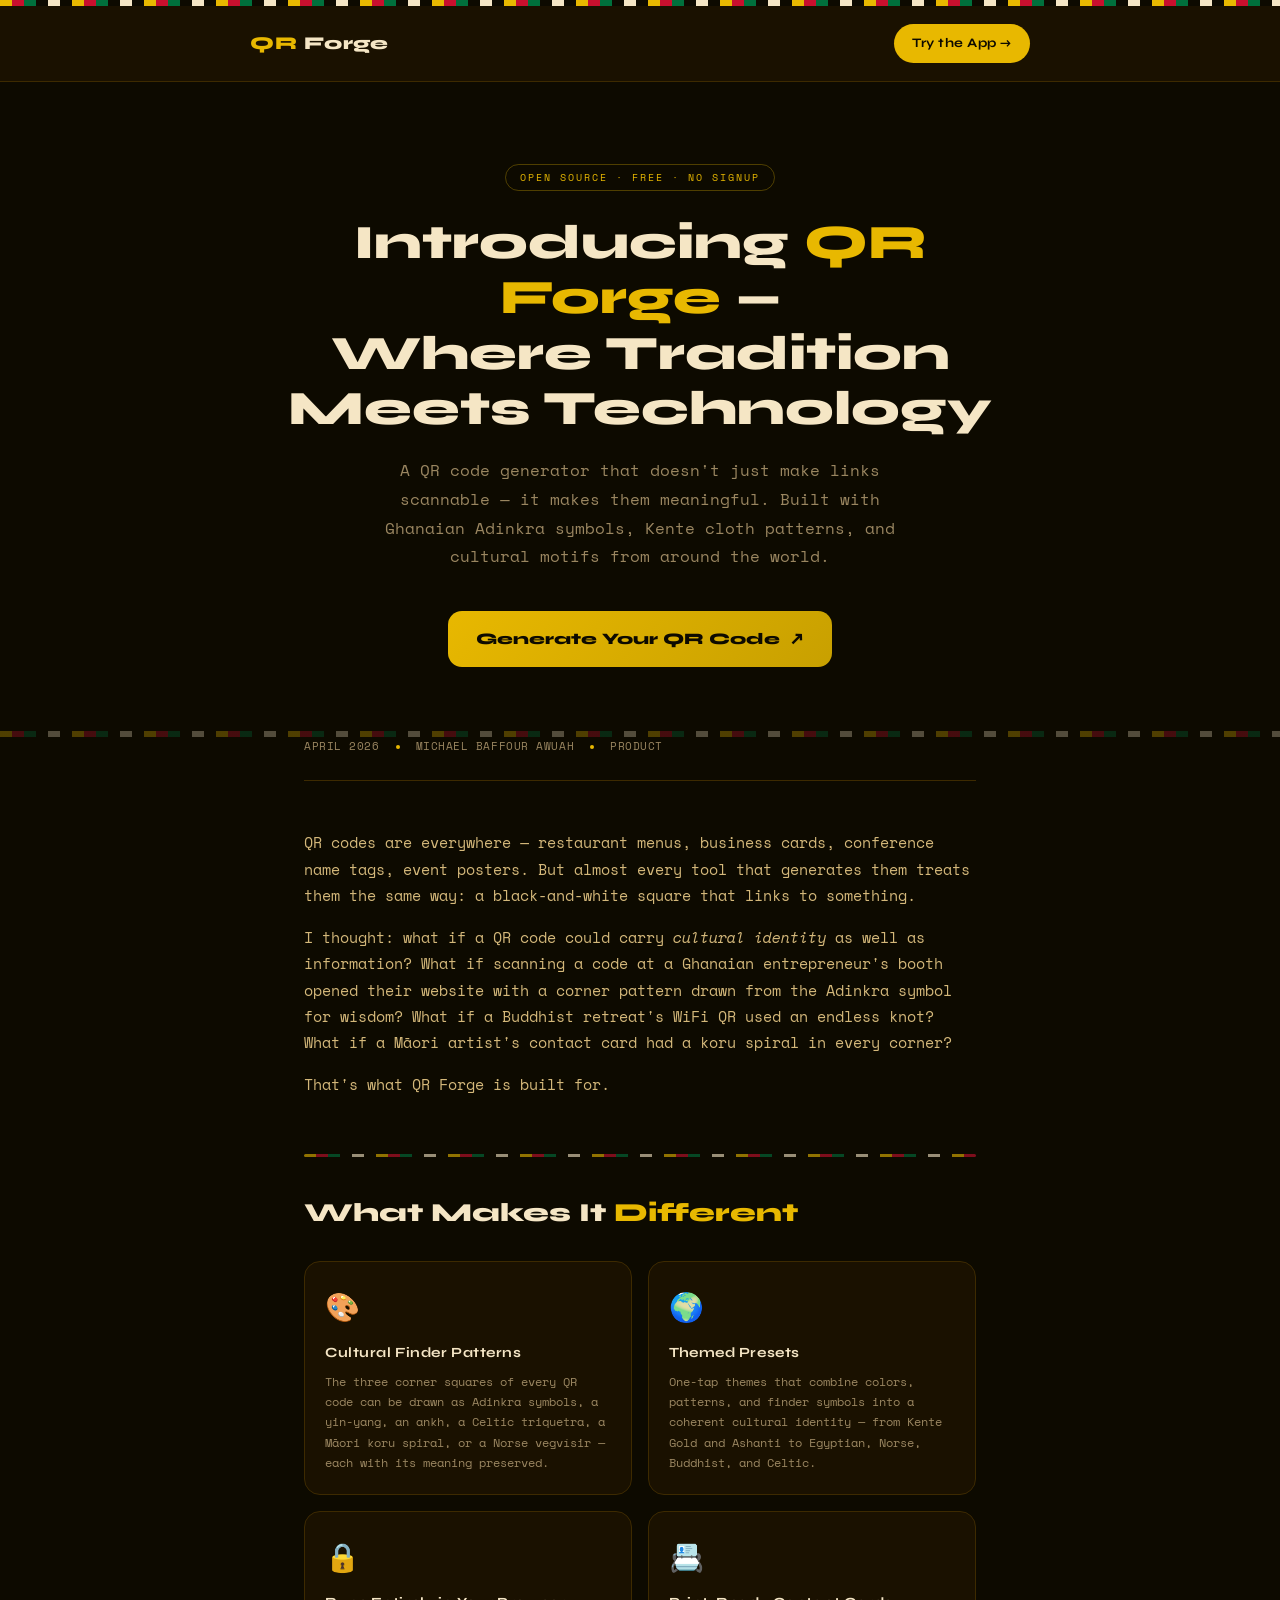
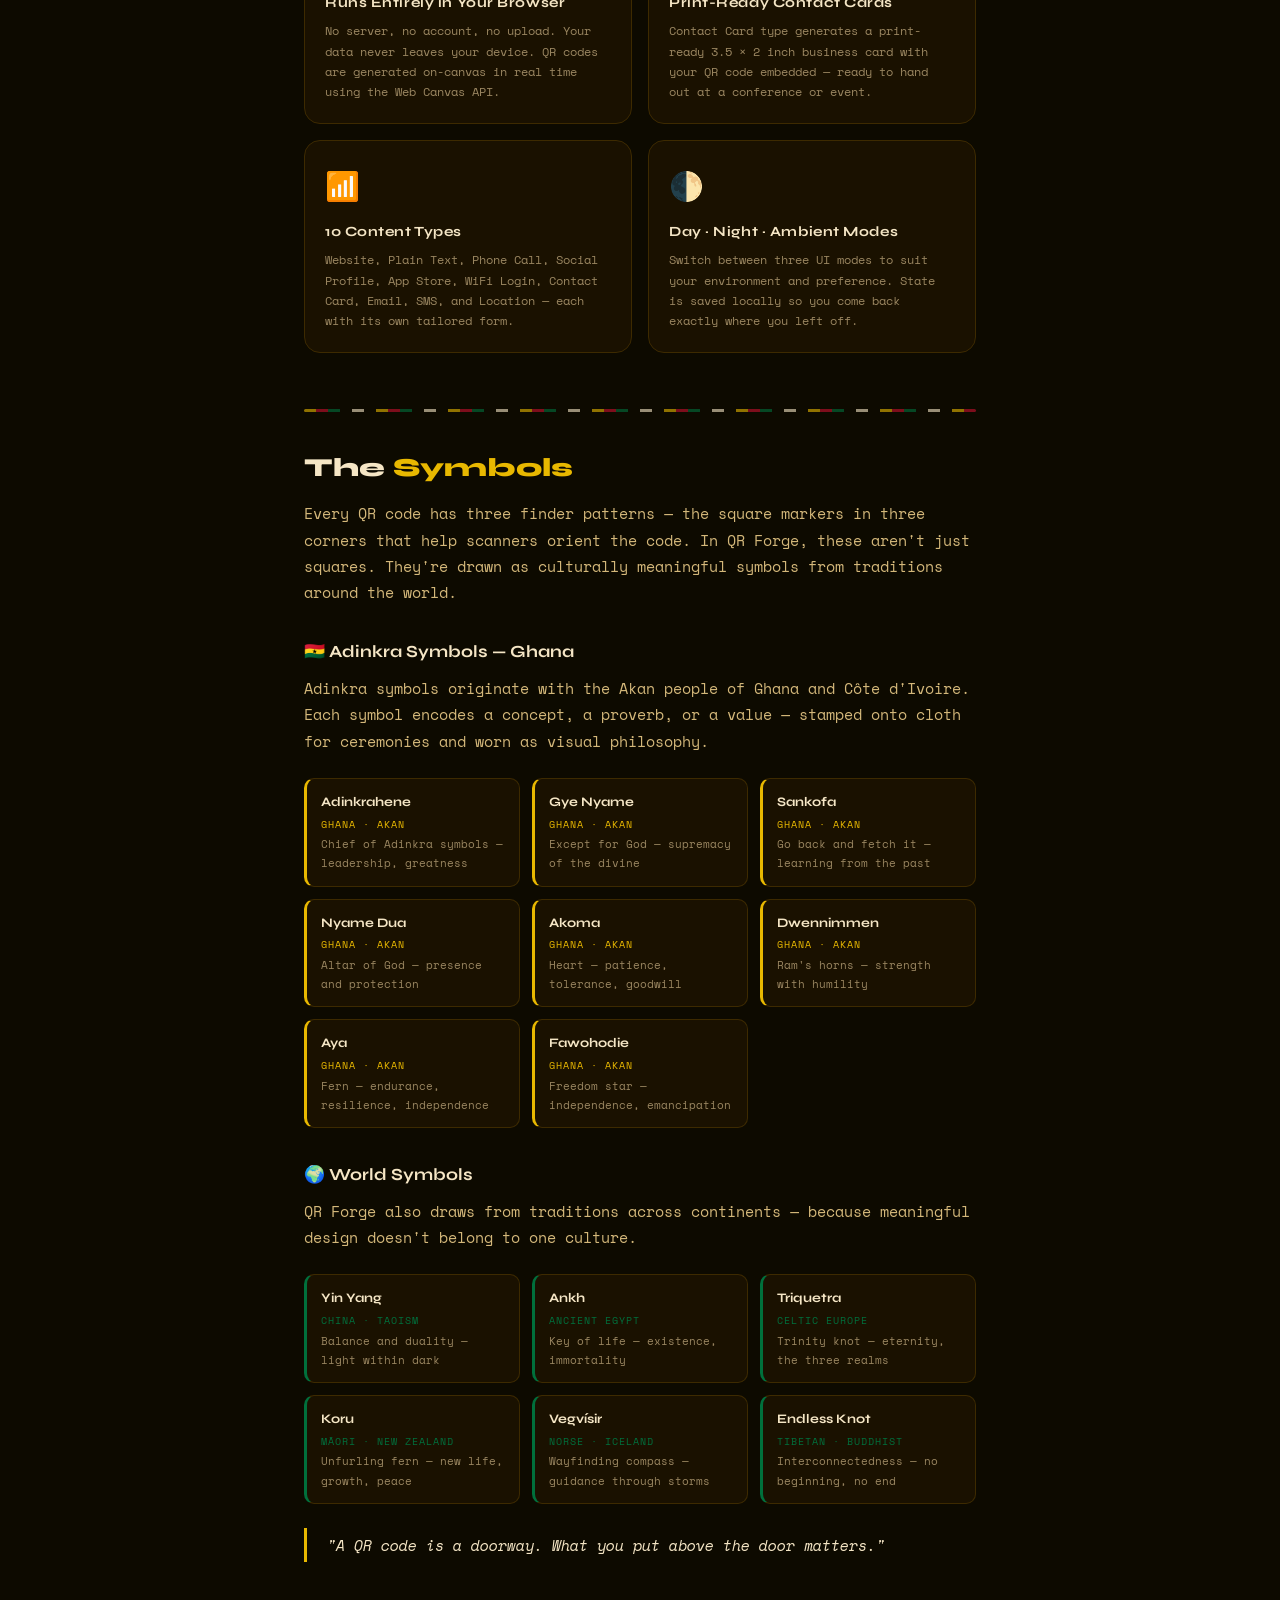
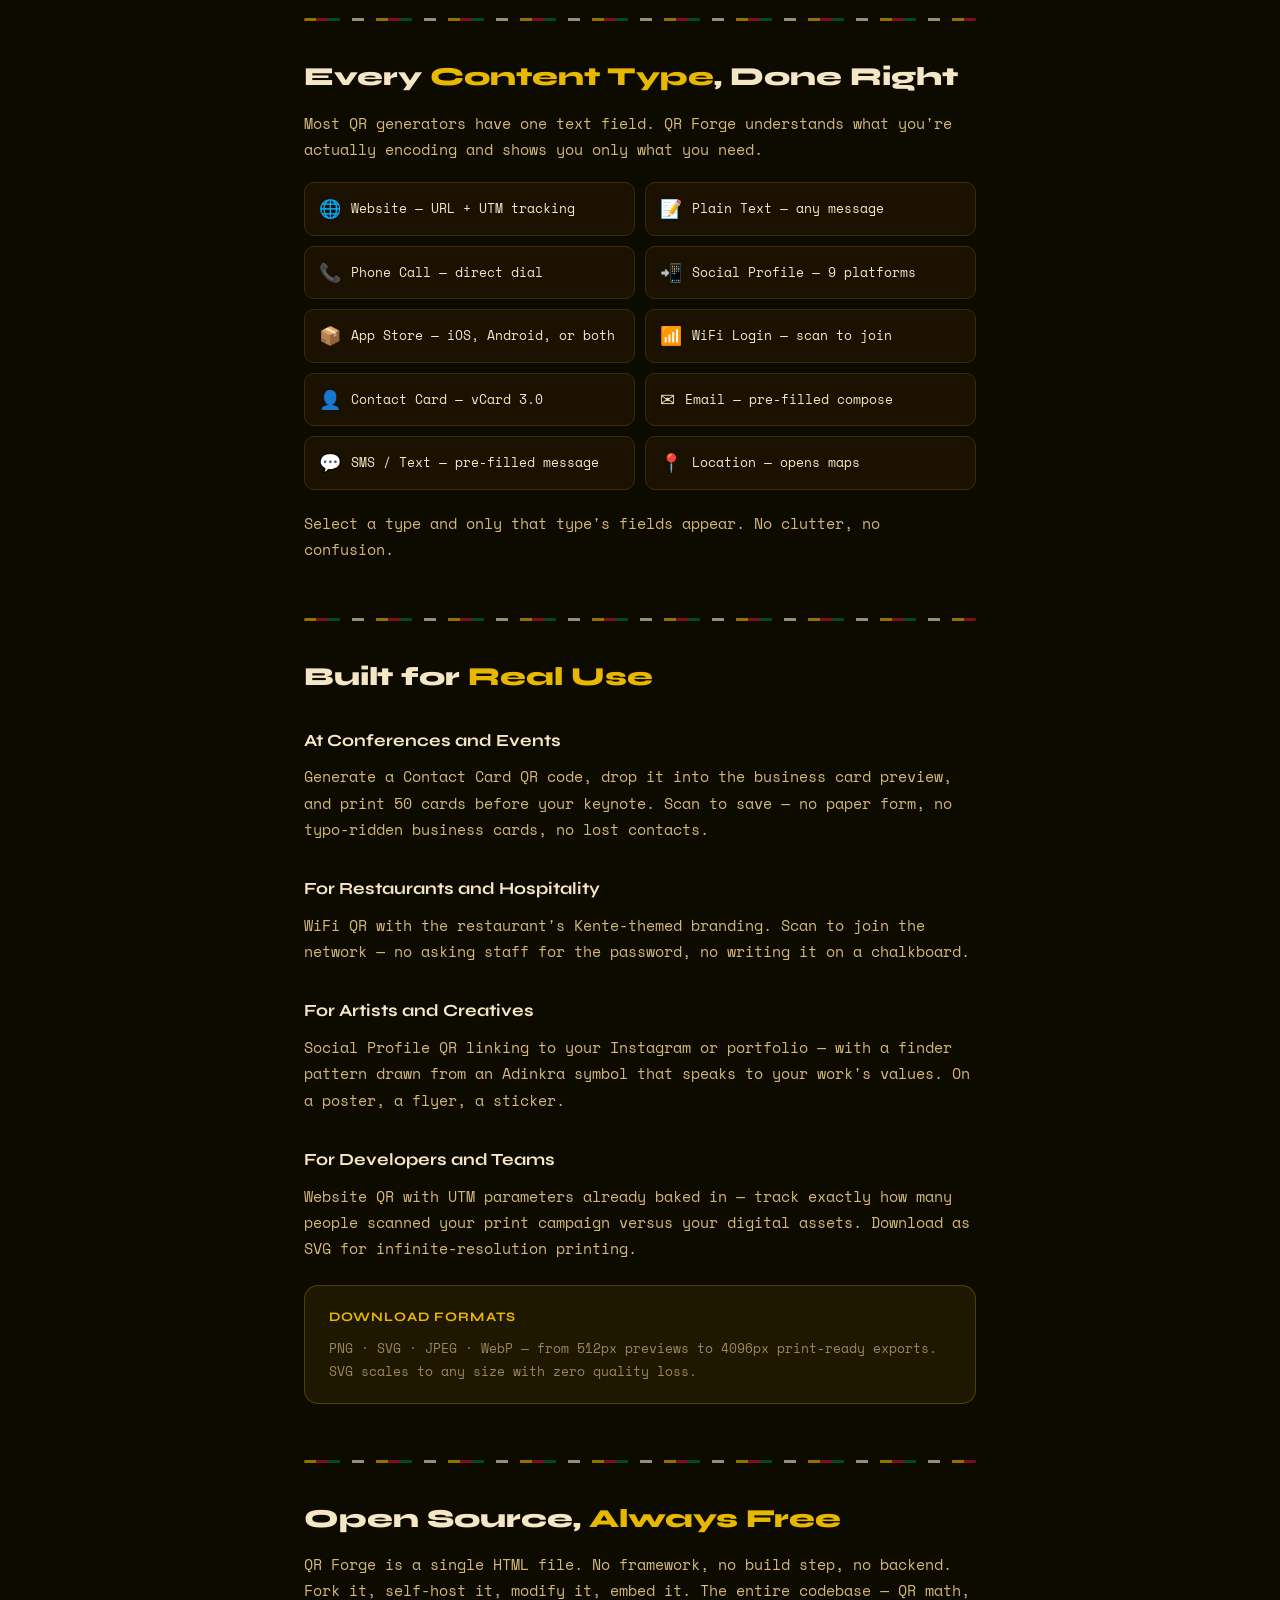
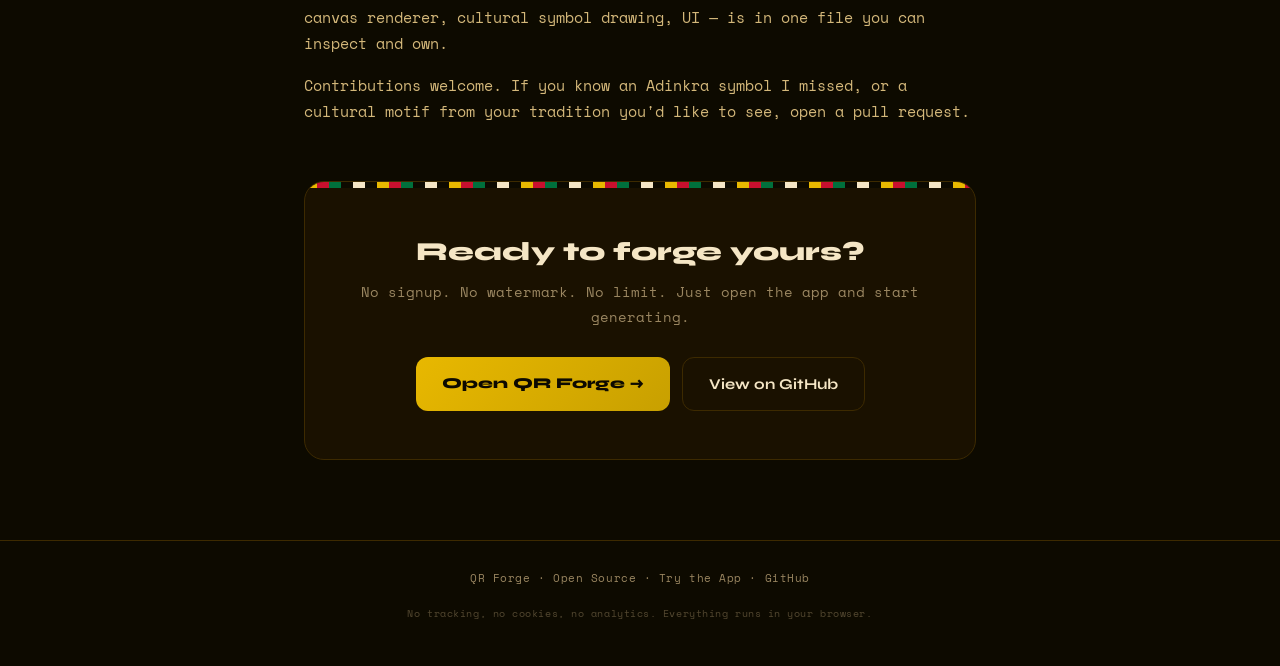
<file: blog.html>
<!DOCTYPE html>
<html lang="en">
<head>
  <meta charset="UTF-8">
  <meta name="viewport" content="width=device-width, initial-scale=1.0">
  <title>Introducing QR Forge — Where Tradition Meets Technology</title>
  <meta name="description" content="QR Forge is a free, open-source QR code generator that brings Ghanaian Adinkra symbols, Kente cloth patterns, and world cultural motifs into every scan.">
  <link rel="preconnect" href="https://fonts.googleapis.com">
  <link rel="preconnect" href="https://fonts.gstatic.com" crossorigin>
  <link href="https://fonts.googleapis.com/css2?family=Syne:wght@400;600;700;800&family=Space+Mono:ital,wght@0,400;0,700;1,400&display=swap" rel="stylesheet">
  <!-- No analytics, no beacons, no third-party scripts. -->
  <style>
    *, *::before, *::after { box-sizing: border-box; margin: 0; padding: 0; }

    :root {
      --ink:    #0d0a00;
      --panel:  #1a1100;
      --line:   #3d2a00;
      --dim:    #9a8660;
      --cream:  #F5E6C5;
      --gold:   #E8B800;
      --red:    #C8102E;
      --green:  #00703C;
      --text:   #d4b87a;
    }

    html { scroll-behavior: smooth; }

    body {
      background: var(--ink);
      color: var(--text);
      font-family: 'Space Mono', monospace;
      font-size: 15px;
      line-height: 1.75;
    }

    /* ── Kente strip ── */
    .kente-strip {
      height: 6px;
      background: repeating-linear-gradient(90deg,
        #E8B800 0 12px, #C8102E 12px 24px, #00703C 24px 36px,
        #0d0a00 36px 48px, #F5E6C5 48px 60px, #0d0a00 60px 72px);
    }

    /* ── Header ── */
    header {
      background: var(--panel);
      border-bottom: 1px solid var(--line);
      padding: 0 24px;
    }
    .header-inner {
      max-width: 780px;
      margin: 0 auto;
      display: flex;
      align-items: center;
      justify-content: space-between;
      padding: 18px 0;
    }
    .logo {
      font-family: 'Syne', sans-serif;
      font-weight: 800;
      font-size: 18px;
      color: var(--gold);
      text-decoration: none;
      letter-spacing: .04em;
    }
    .logo span { color: var(--cream); }
    .try-btn {
      display: inline-block;
      padding: 8px 18px;
      background: var(--gold);
      color: var(--ink);
      font-family: 'Syne', sans-serif;
      font-weight: 700;
      font-size: 13px;
      border-radius: 999px;
      text-decoration: none;
      letter-spacing: .04em;
      transition: .15s;
    }
    .try-btn:hover { background: #f5cb00; transform: translateY(-1px); }

    /* ── Hero ── */
    .hero {
      padding: 80px 24px 64px;
      text-align: center;
      max-width: 780px;
      margin: 0 auto;
    }
    .hero-tag {
      display: inline-block;
      font-size: 10px;
      letter-spacing: .2em;
      text-transform: uppercase;
      color: var(--gold);
      border: 1px solid rgba(232,184,0,.3);
      padding: 4px 14px;
      border-radius: 999px;
      margin-bottom: 24px;
    }
    h1 {
      font-family: 'Syne', sans-serif;
      font-size: clamp(28px, 5vw, 48px);
      font-weight: 800;
      color: var(--cream);
      line-height: 1.15;
      margin-bottom: 20px;
    }
    h1 em { color: var(--gold); font-style: normal; }
    .hero-sub {
      font-size: 16px;
      color: var(--dim);
      max-width: 560px;
      margin: 0 auto 40px;
      line-height: 1.8;
    }
    .hero-cta {
      display: inline-flex;
      align-items: center;
      gap: 10px;
      padding: 14px 28px;
      background: linear-gradient(135deg, var(--gold), #C8A000);
      color: var(--ink);
      font-family: 'Syne', sans-serif;
      font-weight: 800;
      font-size: 16px;
      border-radius: 14px;
      text-decoration: none;
      transition: .15s;
    }
    .hero-cta:hover { transform: translateY(-2px); box-shadow: 0 8px 32px rgba(232,184,0,.35); }

    /* ── Content ── */
    .content {
      max-width: 720px;
      margin: 0 auto;
      padding: 0 24px 80px;
    }

    /* ── Section divider ── */
    .section-kente {
      height: 3px;
      background: repeating-linear-gradient(90deg,
        #E8B800 0 12px, #C8102E 12px 24px, #00703C 24px 36px,
        #0d0a00 36px 48px, #F5E6C5 48px 60px, #0d0a00 60px 72px);
      border-radius: 999px;
      margin: 56px 0 40px;
      opacity: .6;
    }

    h2 {
      font-family: 'Syne', sans-serif;
      font-weight: 800;
      font-size: 26px;
      color: var(--cream);
      margin-bottom: 16px;
      line-height: 1.25;
    }
    h2 .accent { color: var(--gold); }

    h3 {
      font-family: 'Syne', sans-serif;
      font-weight: 700;
      font-size: 17px;
      color: var(--cream);
      margin: 32px 0 8px;
    }

    p { margin-bottom: 16px; }

    a { color: var(--gold); text-decoration: none; }
    a:hover { text-decoration: underline; }

    /* ── Feature cards ── */
    .card-grid {
      display: grid;
      grid-template-columns: repeat(auto-fill, minmax(260px, 1fr));
      gap: 16px;
      margin: 32px 0;
    }
    .card {
      background: var(--panel);
      border: 1px solid var(--line);
      border-radius: 16px;
      padding: 20px;
    }
    .card-icon { font-size: 28px; margin-bottom: 10px; }
    .card-title {
      font-family: 'Syne', sans-serif;
      font-weight: 700;
      color: var(--cream);
      font-size: 14px;
      margin-bottom: 6px;
      letter-spacing: .04em;
    }
    .card-desc { font-size: 12px; color: var(--dim); line-height: 1.7; }

    /* ── Symbol table ── */
    .symbol-grid {
      display: grid;
      grid-template-columns: repeat(auto-fill, minmax(200px, 1fr));
      gap: 12px;
      margin: 24px 0;
    }
    .symbol-item {
      background: var(--panel);
      border: 1px solid var(--line);
      border-left: 3px solid var(--gold);
      border-radius: 10px;
      padding: 12px 14px;
    }
    .symbol-item.world { border-left-color: var(--green); }
    .symbol-name {
      font-family: 'Syne', sans-serif;
      font-weight: 700;
      color: var(--cream);
      font-size: 13px;
    }
    .symbol-origin { font-size: 10px; color: var(--gold); letter-spacing: .1em; text-transform: uppercase; margin: 2px 0; }
    .symbol-item.world .symbol-origin { color: var(--green); }
    .symbol-meaning { font-size: 11px; color: var(--dim); }

    /* ── Content type list ── */
    .type-list {
      display: grid;
      grid-template-columns: repeat(auto-fill, minmax(220px, 1fr));
      gap: 10px;
      margin: 20px 0;
    }
    .type-item {
      display: flex;
      align-items: center;
      gap: 10px;
      background: var(--panel);
      border: 1px solid var(--line);
      border-radius: 10px;
      padding: 10px 14px;
      font-size: 13px;
      color: var(--cream);
    }
    .type-item .emoji { font-size: 18px; }

    /* ── Callout ── */
    .callout {
      background: rgba(232,184,0,.08);
      border: 1px solid rgba(232,184,0,.25);
      border-radius: 14px;
      padding: 20px 24px;
      margin: 24px 0;
    }
    .callout-title {
      font-family: 'Syne', sans-serif;
      font-weight: 700;
      color: var(--gold);
      font-size: 13px;
      letter-spacing: .08em;
      text-transform: uppercase;
      margin-bottom: 8px;
    }
    .callout p { margin: 0; font-size: 13px; color: var(--dim); }

    /* ── Quote ── */
    blockquote {
      border-left: 3px solid var(--gold);
      padding: 4px 0 4px 20px;
      margin: 24px 0;
      color: var(--cream);
      font-style: italic;
    }

    /* ── CTA section ── */
    .cta-section {
      background: var(--panel);
      border: 1px solid var(--line);
      border-radius: 20px;
      overflow: hidden;
      margin-top: 56px;
      text-align: center;
    }
    .cta-inner { padding: 48px 32px; }
    .cta-section h2 { margin-bottom: 12px; }
    .cta-section p { color: var(--dim); margin-bottom: 28px; font-size: 14px; }
    .cta-buttons { display: flex; gap: 12px; justify-content: center; flex-wrap: wrap; }
    .btn-primary {
      display: inline-block;
      padding: 13px 26px;
      background: linear-gradient(135deg, var(--gold), #C8A000);
      color: var(--ink);
      font-family: 'Syne', sans-serif;
      font-weight: 800;
      font-size: 15px;
      border-radius: 12px;
      text-decoration: none;
      transition: .15s;
    }
    .btn-primary:hover { transform: translateY(-2px); box-shadow: 0 6px 24px rgba(232,184,0,.35); }
    .btn-secondary {
      display: inline-block;
      padding: 13px 26px;
      border: 1px solid var(--line);
      color: var(--cream);
      font-family: 'Syne', sans-serif;
      font-weight: 700;
      font-size: 15px;
      border-radius: 12px;
      text-decoration: none;
      transition: .15s;
      background: transparent;
    }
    .btn-secondary:hover { border-color: var(--gold); color: var(--gold); text-decoration: none; }

    /* ── Footer ── */
    footer {
      border-top: 1px solid var(--line);
      padding: 28px 24px;
      text-align: center;
      font-size: 11px;
      color: var(--dim);
      letter-spacing: .05em;
    }
    footer a { color: var(--dim); }
    footer a:hover { color: var(--gold); text-decoration: none; }

    /* ── Meta info ── */
    .post-meta {
      display: flex;
      align-items: center;
      gap: 16px;
      margin-bottom: 48px;
      padding-bottom: 24px;
      border-bottom: 1px solid var(--line);
      font-size: 11px;
      color: var(--dim);
      letter-spacing: .05em;
      text-transform: uppercase;
    }
    .meta-dot { width: 4px; height: 4px; border-radius: 50%; background: var(--gold); }
  </style>
</head>
<body>

<div class="kente-strip"></div>

<header>
  <div class="header-inner">
    <a href="index.html" class="logo">QR <span>Forge</span></a>
    <a href="index.html" class="try-btn">Try the App →</a>
  </div>
</header>

<div class="hero">
  <div class="hero-tag">Open Source · Free · No Signup</div>
  <h1>Introducing <em>QR Forge</em> —<br>Where Tradition Meets Technology</h1>
  <p class="hero-sub">A QR code generator that doesn't just make links scannable — it makes them meaningful. Built with Ghanaian Adinkra symbols, Kente cloth patterns, and cultural motifs from around the world.</p>
  <a href="index.html" class="hero-cta">
    <span>Generate Your QR Code</span>
    <span>↗</span>
  </a>
</div>

<div class="kente-strip" style="opacity:.3;margin-bottom:0"></div>

<div class="content">

  <div class="post-meta">
    <span>April 2026</span>
    <div class="meta-dot"></div>
    <span>Michael Baffour Awuah</span>
    <div class="meta-dot"></div>
    <span>Product</span>
  </div>

  <p>QR codes are everywhere — restaurant menus, business cards, conference name tags, event posters. But almost every tool that generates them treats them the same way: a black-and-white square that links to something.</p>

  <p>I thought: what if a QR code could carry <em>cultural identity</em> as well as information? What if scanning a code at a Ghanaian entrepreneur's booth opened their website with a corner pattern drawn from the Adinkra symbol for wisdom? What if a Buddhist retreat's WiFi QR used an endless knot? What if a Māori artist's contact card had a koru spiral in every corner?</p>

  <p>That's what QR Forge is built for.</p>

  <div class="section-kente"></div>

  <h2>What Makes It <span class="accent">Different</span></h2>

  <div class="card-grid">
    <div class="card">
      <div class="card-icon">🎨</div>
      <div class="card-title">Cultural Finder Patterns</div>
      <div class="card-desc">The three corner squares of every QR code can be drawn as Adinkra symbols, a yin-yang, an ankh, a Celtic triquetra, a Māori koru spiral, or a Norse vegvísir — each with its meaning preserved.</div>
    </div>
    <div class="card">
      <div class="card-icon">🌍</div>
      <div class="card-title">Themed Presets</div>
      <div class="card-desc">One-tap themes that combine colors, patterns, and finder symbols into a coherent cultural identity — from Kente Gold and Ashanti to Egyptian, Norse, Buddhist, and Celtic.</div>
    </div>
    <div class="card">
      <div class="card-icon">🔒</div>
      <div class="card-title">Runs Entirely in Your Browser</div>
      <div class="card-desc">No server, no account, no upload. Your data never leaves your device. QR codes are generated on-canvas in real time using the Web Canvas API.</div>
    </div>
    <div class="card">
      <div class="card-icon">📇</div>
      <div class="card-title">Print-Ready Contact Cards</div>
      <div class="card-desc">Contact Card type generates a print-ready 3.5 × 2 inch business card with your QR code embedded — ready to hand out at a conference or event.</div>
    </div>
    <div class="card">
      <div class="card-icon">📶</div>
      <div class="card-title">10 Content Types</div>
      <div class="card-desc">Website, Plain Text, Phone Call, Social Profile, App Store, WiFi Login, Contact Card, Email, SMS, and Location — each with its own tailored form.</div>
    </div>
    <div class="card">
      <div class="card-icon">🌓</div>
      <div class="card-title">Day · Night · Ambient Modes</div>
      <div class="card-desc">Switch between three UI modes to suit your environment and preference. State is saved locally so you come back exactly where you left off.</div>
    </div>
  </div>

  <div class="section-kente"></div>

  <h2>The <span class="accent">Symbols</span></h2>

  <p>Every QR code has three finder patterns — the square markers in three corners that help scanners orient the code. In QR Forge, these aren't just squares. They're drawn as culturally meaningful symbols from traditions around the world.</p>

  <h3>🇬🇭 Adinkra Symbols — Ghana</h3>
  <p>Adinkra symbols originate with the Akan people of Ghana and Côte d'Ivoire. Each symbol encodes a concept, a proverb, or a value — stamped onto cloth for ceremonies and worn as visual philosophy.</p>

  <div class="symbol-grid">
    <div class="symbol-item">
      <div class="symbol-name">Adinkrahene</div>
      <div class="symbol-origin">Ghana · Akan</div>
      <div class="symbol-meaning">Chief of Adinkra symbols — leadership, greatness</div>
    </div>
    <div class="symbol-item">
      <div class="symbol-name">Gye Nyame</div>
      <div class="symbol-origin">Ghana · Akan</div>
      <div class="symbol-meaning">Except for God — supremacy of the divine</div>
    </div>
    <div class="symbol-item">
      <div class="symbol-name">Sankofa</div>
      <div class="symbol-origin">Ghana · Akan</div>
      <div class="symbol-meaning">Go back and fetch it — learning from the past</div>
    </div>
    <div class="symbol-item">
      <div class="symbol-name">Nyame Dua</div>
      <div class="symbol-origin">Ghana · Akan</div>
      <div class="symbol-meaning">Altar of God — presence and protection</div>
    </div>
    <div class="symbol-item">
      <div class="symbol-name">Akoma</div>
      <div class="symbol-origin">Ghana · Akan</div>
      <div class="symbol-meaning">Heart — patience, tolerance, goodwill</div>
    </div>
    <div class="symbol-item">
      <div class="symbol-name">Dwennimmen</div>
      <div class="symbol-origin">Ghana · Akan</div>
      <div class="symbol-meaning">Ram's horns — strength with humility</div>
    </div>
    <div class="symbol-item">
      <div class="symbol-name">Aya</div>
      <div class="symbol-origin">Ghana · Akan</div>
      <div class="symbol-meaning">Fern — endurance, resilience, independence</div>
    </div>
    <div class="symbol-item">
      <div class="symbol-name">Fawohodie</div>
      <div class="symbol-origin">Ghana · Akan</div>
      <div class="symbol-meaning">Freedom star — independence, emancipation</div>
    </div>
  </div>

  <h3>🌍 World Symbols</h3>
  <p>QR Forge also draws from traditions across continents — because meaningful design doesn't belong to one culture.</p>

  <div class="symbol-grid">
    <div class="symbol-item world">
      <div class="symbol-name">Yin Yang</div>
      <div class="symbol-origin">China · Taoism</div>
      <div class="symbol-meaning">Balance and duality — light within dark</div>
    </div>
    <div class="symbol-item world">
      <div class="symbol-name">Ankh</div>
      <div class="symbol-origin">Ancient Egypt</div>
      <div class="symbol-meaning">Key of life — existence, immortality</div>
    </div>
    <div class="symbol-item world">
      <div class="symbol-name">Triquetra</div>
      <div class="symbol-origin">Celtic Europe</div>
      <div class="symbol-meaning">Trinity knot — eternity, the three realms</div>
    </div>
    <div class="symbol-item world">
      <div class="symbol-name">Koru</div>
      <div class="symbol-origin">Māori · New Zealand</div>
      <div class="symbol-meaning">Unfurling fern — new life, growth, peace</div>
    </div>
    <div class="symbol-item world">
      <div class="symbol-name">Vegvísir</div>
      <div class="symbol-origin">Norse · Iceland</div>
      <div class="symbol-meaning">Wayfinding compass — guidance through storms</div>
    </div>
    <div class="symbol-item world">
      <div class="symbol-name">Endless Knot</div>
      <div class="symbol-origin">Tibetan · Buddhist</div>
      <div class="symbol-meaning">Interconnectedness — no beginning, no end</div>
    </div>
  </div>

  <blockquote>
    "A QR code is a doorway. What you put above the door matters."
  </blockquote>

  <div class="section-kente"></div>

  <h2>Every <span class="accent">Content Type</span>, Done Right</h2>

  <p>Most QR generators have one text field. QR Forge understands what you're actually encoding and shows you only what you need.</p>

  <div class="type-list">
    <div class="type-item"><span class="emoji">🌐</span> Website — URL + UTM tracking</div>
    <div class="type-item"><span class="emoji">📝</span> Plain Text — any message</div>
    <div class="type-item"><span class="emoji">📞</span> Phone Call — direct dial</div>
    <div class="type-item"><span class="emoji">📲</span> Social Profile — 9 platforms</div>
    <div class="type-item"><span class="emoji">📦</span> App Store — iOS, Android, or both</div>
    <div class="type-item"><span class="emoji">📶</span> WiFi Login — scan to join</div>
    <div class="type-item"><span class="emoji">👤</span> Contact Card — vCard 3.0</div>
    <div class="type-item"><span class="emoji">✉</span> Email — pre-filled compose</div>
    <div class="type-item"><span class="emoji">💬</span> SMS / Text — pre-filled message</div>
    <div class="type-item"><span class="emoji">📍</span> Location — opens maps</div>
  </div>

  <p>Select a type and only that type's fields appear. No clutter, no confusion.</p>

  <div class="section-kente"></div>

  <h2>Built for <span class="accent">Real Use</span></h2>

  <h3>At Conferences and Events</h3>
  <p>Generate a Contact Card QR code, drop it into the business card preview, and print 50 cards before your keynote. Scan to save — no paper form, no typo-ridden business cards, no lost contacts.</p>

  <h3>For Restaurants and Hospitality</h3>
  <p>WiFi QR with the restaurant's Kente-themed branding. Scan to join the network — no asking staff for the password, no writing it on a chalkboard.</p>

  <h3>For Artists and Creatives</h3>
  <p>Social Profile QR linking to your Instagram or portfolio — with a finder pattern drawn from an Adinkra symbol that speaks to your work's values. On a poster, a flyer, a sticker.</p>

  <h3>For Developers and Teams</h3>
  <p>Website QR with UTM parameters already baked in — track exactly how many people scanned your print campaign versus your digital assets. Download as SVG for infinite-resolution printing.</p>

  <div class="callout">
    <div class="callout-title">Download formats</div>
    <p>PNG · SVG · JPEG · WebP — from 512px previews to 4096px print-ready exports. SVG scales to any size with zero quality loss.</p>
  </div>

  <div class="section-kente"></div>

  <h2>Open Source, <span class="accent">Always Free</span></h2>

  <p>QR Forge is a single HTML file. No framework, no build step, no backend. Fork it, self-host it, modify it, embed it. The entire codebase — QR math, canvas renderer, cultural symbol drawing, UI — is in one file you can inspect and own.</p>

  <p>Contributions welcome. If you know an Adinkra symbol I missed, or a cultural motif from your tradition you'd like to see, open a pull request.</p>

  <div class="cta-section">
    <div class="kente-strip"></div>
    <div class="cta-inner">
      <h2>Ready to forge yours?</h2>
      <p>No signup. No watermark. No limit. Just open the app and start generating.</p>
      <div class="cta-buttons">
        <a href="index.html" class="btn-primary">Open QR Forge →</a>
        <a href="https://github.com/mbaffour/qr-forge" class="btn-secondary">View on GitHub</a>
      </div>
    </div>
  </div>

</div>

<footer>
  <p>
    QR Forge · Open Source · <a href="index.html">Try the App</a> · <a href="https://github.com/mbaffour/qr-forge">GitHub</a>
  </p>
  <p style="margin-top:8px;font-size:10px;opacity:.5">
    No tracking, no cookies, no analytics. Everything runs in your browser.
  </p>
</footer>

</body>
</html>
</file>
<file: assets/tw.css>
/* ============================================================================
   QR FORGE — self-hosted utility CSS
   Replaces the cdn.tailwindcss.com dev/play build (not for production).
   Hand-built subset containing ONLY the Tailwind utility classes actually
   used in index.html, plus the project's custom theme colors and fonts
   (formerly declared in the inline tailwind.config). No build step, no CDN.
   Values mirror Tailwind's defaults (rem spacing scale, 640/768/1024 px
   breakpoints) so the page renders identically.
   ============================================================================ */

/* ---- Minimal preflight (only what the CDN build provided that the page relies on) ---- */
*, ::before, ::after { box-sizing: border-box; border-width: 0; border-style: solid; }
html { -webkit-text-size-adjust: 100%; line-height: 1.5; font-family: ui-sans-serif, system-ui, sans-serif; }
body { margin: 0; line-height: inherit; }
h1, h2, h3, h4, h5, h6 { font-size: inherit; font-weight: inherit; margin: 0; }
p, ul, ol { margin: 0; }
ul, ol { list-style: none; padding: 0; }
button { font-family: inherit; font-size: 100%; font-weight: inherit; line-height: inherit; color: inherit; margin: 0; padding: 0; background: transparent; border: 0; cursor: pointer; }
input, select, textarea { font-family: inherit; font-size: 100%; line-height: inherit; color: inherit; margin: 0; }
img, svg, canvas, video { display: block; max-width: 100%; }
summary { cursor: pointer; }

/* ---- Layout / display ---- */
.block { display: block; }
.flex { display: flex; }
.grid { display: grid; }
.hidden { display: none; }
.relative { position: relative; }
.absolute { position: absolute; }
.fixed { position: fixed; }

.flex-wrap { flex-wrap: wrap; }
.shrink-0 { flex-shrink: 0; }
.items-center { align-items: center; }
.items-end { align-items: flex-end; }
.justify-between { justify-content: space-between; }
.place-items-center { place-items: center; }
.overflow-hidden { overflow: hidden; }
.whitespace-nowrap { white-space: nowrap; }
.list-none { list-style-type: none; }
.cursor-pointer { cursor: pointer; }

.grid-cols-2 { grid-template-columns: repeat(2, minmax(0, 1fr)); }
.grid-cols-3 { grid-template-columns: repeat(3, minmax(0, 1fr)); }

/* ---- Gap ---- */
.gap-1 { gap: 0.25rem; }
.gap-1\.5 { gap: 0.375rem; }
.gap-2 { gap: 0.5rem; }
.gap-3 { gap: 0.75rem; }
.gap-4 { gap: 1rem; }
.gap-5 { gap: 1.25rem; }
.gap-8 { gap: 2rem; }

/* ---- Space between (vertical) ---- */
.space-y-1 > :not([hidden]) ~ :not([hidden]) { margin-top: 0.25rem; }
.space-y-3 > :not([hidden]) ~ :not([hidden]) { margin-top: 0.75rem; }
.space-y-4 > :not([hidden]) ~ :not([hidden]) { margin-top: 1rem; }

/* ---- Sizing ---- */
.w-0 { width: 0; }
.w-10 { width: 2.5rem; }
.w-px { width: 1px; }
.w-fit { width: fit-content; }
.h-2 { height: 0.5rem; }
.h-4 { height: 1rem; }
.h-10 { height: 2.5rem; }
.h-full { height: 100%; }
.max-w-full { max-width: 100%; }
.max-w-\[1400px\] { max-width: 1400px; }

/* ---- Margin ---- */
.mx-auto { margin-left: auto; margin-right: auto; }
.mt-1 { margin-top: 0.25rem; }
.mt-2 { margin-top: 0.5rem; }
.mt-3 { margin-top: 0.75rem; }
.mt-4 { margin-top: 1rem; }
.mt-12 { margin-top: 3rem; }
.mb-1 { margin-bottom: 0.25rem; }
.mb-2 { margin-bottom: 0.5rem; }
.mb-3 { margin-bottom: 0.75rem; }
.mb-4 { margin-bottom: 1rem; }

/* ---- Padding ---- */
.p-1 { padding: 0.25rem; }
.p-3 { padding: 0.75rem; }
.p-4 { padding: 1rem; }
.p-5 { padding: 1.25rem; }
.p-6 { padding: 1.5rem; }
.px-4 { padding-left: 1rem; padding-right: 1rem; }
.px-6 { padding-left: 1.5rem; padding-right: 1.5rem; }
.py-2 { padding-top: 0.5rem; padding-bottom: 0.5rem; }
.py-4 { padding-top: 1rem; padding-bottom: 1rem; }
.py-6 { padding-top: 1.5rem; padding-bottom: 1.5rem; }
.py-8 { padding-top: 2rem; padding-bottom: 2rem; }
.pb-2 { padding-bottom: 0.5rem; }
.pb-6 { padding-bottom: 1.5rem; }

/* ---- Borders ---- */
.border { border-width: 1px; }
.border-b { border-bottom-width: 1px; }
.border-t { border-top-width: 1px; }
.border-t-0 { border-top-width: 0; }
.rounded-md { border-radius: 0.375rem; }
.rounded-xl { border-radius: 0.75rem; }
.rounded-2xl { border-radius: 1rem; }
.rounded-b-2xl { border-bottom-left-radius: 1rem; border-bottom-right-radius: 1rem; }
.rounded-full { border-radius: 9999px; }

.border-line { border-color: #3d2a00; }
.border-amber\/30 { border-color: rgba(232, 184, 0, 0.3); }

/* ---- Backgrounds (custom theme colors) ---- */
.bg-line { background-color: #3d2a00; }
.bg-neon { background-color: #E8B800; }
.bg-kgold { background-color: #E8B800; }
.bg-panel2 { background-color: #251800; }
.bg-amber\/5 { background-color: rgba(232, 184, 0, 0.05); }
.bg-panel\/40 { background-color: rgba(26, 17, 0, 0.4); }
.bg-panel\/60 { background-color: rgba(26, 17, 0, 0.6); }

/* ---- Text colors ---- */
.text-white { color: #ffffff; }
.text-ink { color: #0d0a00; }
.text-dim { color: #9a8660; }
.text-amber { color: #E8B800; }

/* ---- Typography ---- */
.text-\[9px\] { font-size: 9px; }
.text-\[10px\] { font-size: 10px; }
.text-\[11px\] { font-size: 11px; }
.text-xs { font-size: 0.75rem; line-height: 1rem; }
.text-sm { font-size: 0.875rem; line-height: 1.25rem; }
.text-lg { font-size: 1.125rem; line-height: 1.75rem; }
.text-xl { font-size: 1.25rem; line-height: 1.75rem; }
.text-2xl { font-size: 1.5rem; line-height: 2rem; }

.font-bold { font-weight: 700; }
.font-display { font-family: "Major Mono Display", monospace; }
.font-head { font-family: Syne, sans-serif; }
.font-mono { font-family: "Space Mono", monospace; }

.leading-none { line-height: 1; }
.uppercase { text-transform: uppercase; }
.tracking-tight { letter-spacing: -0.025em; }
.tracking-widest { letter-spacing: 0.1em; }
.tracking-\[\.12em\] { letter-spacing: 0.12em; }
.tracking-\[\.15em\] { letter-spacing: 0.15em; }
.tracking-\[\.2em\] { letter-spacing: 0.2em; }
.text-center { text-align: center; }
.text-left { text-align: left; }

/* ---- Transitions ---- */
.transition-all { transition-property: all; transition-timing-function: cubic-bezier(0.4, 0, 0.2, 1); transition-duration: 150ms; }
.transition-colors { transition-property: color, background-color, border-color, text-decoration-color, fill, stroke; transition-timing-function: cubic-bezier(0.4, 0, 0.2, 1); transition-duration: 150ms; }
.duration-300 { transition-duration: 300ms; }

/* ---- Arbitrary color used in JS (scannability bar) ---- */
.bg-\[\#ff3d6e\] { background-color: #ff3d6e; }

/* ---- Important variants (on the #resolution <select>) ---- */
.\!px-2 { padding-left: 0.5rem !important; padding-right: 0.5rem !important; }
.\!py-1 { padding-top: 0.25rem !important; padding-bottom: 0.25rem !important; }
.\!text-xs { font-size: 0.75rem !important; line-height: 1rem !important; }
.\!w-auto { width: auto !important; }

/* ---- Hover states ---- */
.hover\:text-white:hover { color: #ffffff; }
.hover\:bg-panel2\/50:hover { background-color: rgba(37, 24, 0, 0.5); }

/* ---- Responsive: md (>=768px) ---- */
@media (min-width: 768px) {
  .md\:flex { display: flex; }
  .md\:grid-cols-4 { grid-template-columns: repeat(4, minmax(0, 1fr)); }
}

/* ---- Responsive: lg (>=1024px) ---- */
@media (min-width: 1024px) {
  .lg\:inline { display: inline; }
  .lg\:sticky { position: sticky; }
  .lg\:self-start { align-self: flex-start; }
  .lg\:top-6 { top: 1.5rem; }
  .lg\:grid-cols-\[1fr_520px\] { grid-template-columns: 1fr 520px; }
}
</file>
